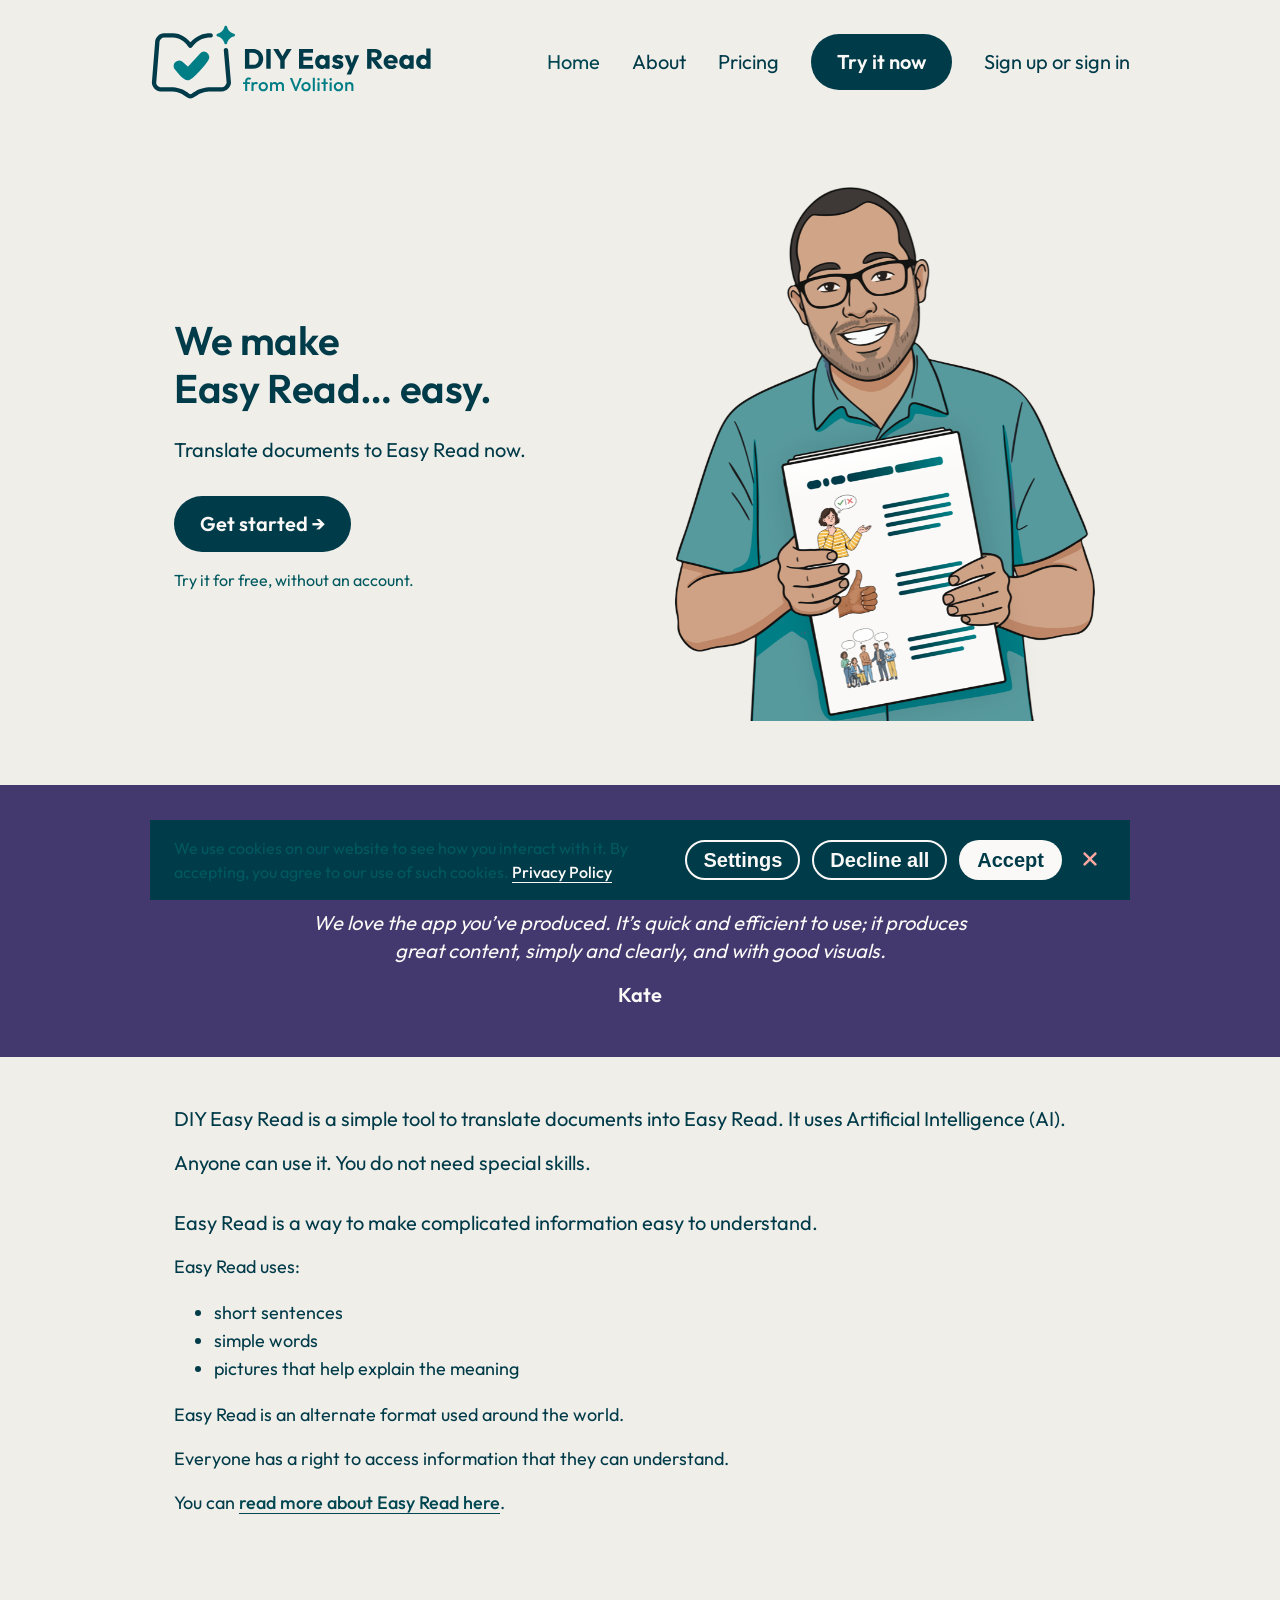
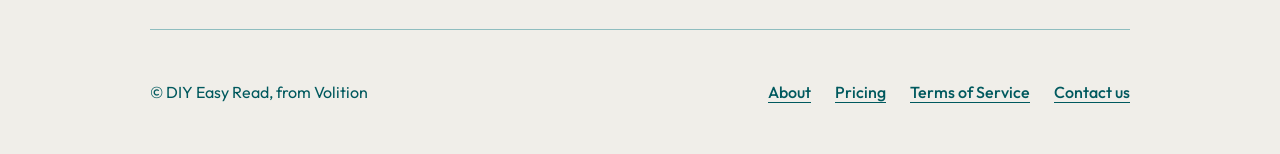
<file: index.html>
<!DOCTYPE html>
<html lang="en">
<head>
<meta charset="UTF-8">
<meta name="viewport" content="width=device-width, initial-scale=1.0">
<title>DIY Easy Read — Easy Read translation in minutes</title>
<link rel="stylesheet" href="assets/colors_and_type.css">
<link rel="stylesheet" href="assets/site.css">
</head>
<body>

<header class="wrap site-header">
  <a class="logo" href="index.html">
    <img src="assets/img/logo-diyer.svg" alt="DIY Easy Read logo: an open book outline with a tick inside, and a star in the top right corner">
  </a>
  <div class="nav-right">
    <nav class="main-nav" aria-label="Main">
      <a href="index.html" aria-current="page">Home</a>
      <a href="about.html">About</a>
      <a href="pricing.html">Pricing</a>
    </nav>
    <div class="nav-actions">
      <a class="btn btn-filled" href="get-started.html">Try it now</a>
      <a class="link" href="#sign-in">Sign up or sign in</a>
    </div>
  </div>
</header>

<main class="wrap">
  <section class="hero">
    <div>
      <h1>We make<br>Easy Read&hellip; easy.</h1>
      <p class="body-large lede">Translate documents to Easy Read now.</p>
      <div class="cta-row">
        <a class="btn btn-filled" href="get-started.html">Get started &rarr;</a>
        <p class="body-small">Try it for free, without an account.</p>
      </div>
    </div>
    <div class="hero-art">
      <img src="assets/img/hero-person-document.png" alt="A friendly person holding an Easy Read document with checkmarks, thumbs up, and speech bubble illustrations" style="width:100%; height:auto; display:block;">
    </div>
  </section>
</main>

<div class="quote-band">
  <blockquote class="quote">
    We love the app you&rsquo;ve produced. It&rsquo;s quick and efficient to use; it produces great content, simply and clearly, and with good visuals.
    <cite>Kate</cite>
  </blockquote>
</div>

<main class="wrap">
  <section class="section">
    <p class="body-large">DIY Easy Read is a simple tool to translate documents into Easy Read. It uses Artificial Intelligence (AI).</p>
    <p class="body-large" style="margin-top: var(--space-4);">Anyone can use it. You do not need special skills.</p>
    <p class="body-large" style="margin-top: var(--space-6);">Easy Read is a way to make complicated information easy to understand.</p>
    <p style="margin-top: var(--space-4);">Easy Read uses:</p>
    <ul>
      <li>short sentences</li>
      <li>simple words</li>
      <li>pictures that help explain the meaning</li>
    </ul>
    <p style="margin-top: var(--space-4);">Easy Read is an alternate format used around the world.</p>
    <p style="margin-top: var(--space-4);">Everyone has a right to access information that they can understand.</p>
    <p style="margin-top: var(--space-4);">You can <a href="about.html">read more about Easy Read here</a>.</p>
  </section>
</main>

<footer class="site-footer wrap">
  <span>&copy; DIY Easy Read, from Volition</span>
  <nav aria-label="Footer">
    <a href="about.html">About</a>
    <a href="pricing.html">Pricing</a>
    <a href="#terms">Terms of Service</a>
    <a href="#contact">Contact us</a>
  </nav>
</footer>

<div class="cookie-banner wrap" role="region" aria-label="Cookie notice" id="cookie-banner">
  <p class="body-small">We use cookies on our website to see how you interact with it. By accepting, you agree to our use of such cookies. <a href="#privacy">Privacy Policy</a></p>
  <div class="actions">
    <button class="btn btn-outlined" style="min-height:36px; padding: var(--space-1) var(--space-4);">Settings</button>
    <button class="btn btn-outlined" style="min-height:36px; padding: var(--space-1) var(--space-4);" onclick="document.getElementById('cookie-banner').remove()">Decline all</button>
    <button class="btn btn-filled" style="min-height:36px; padding: var(--space-1) var(--space-4);" onclick="document.getElementById('cookie-banner').remove()">Accept</button>
    <button class="close-btn" aria-label="Close" onclick="document.getElementById('cookie-banner').remove()">
      <img src="assets/icons/close.svg" alt="" width="20" height="20">
    </button>
  </div>
</div>

</body>
</html>
</file>
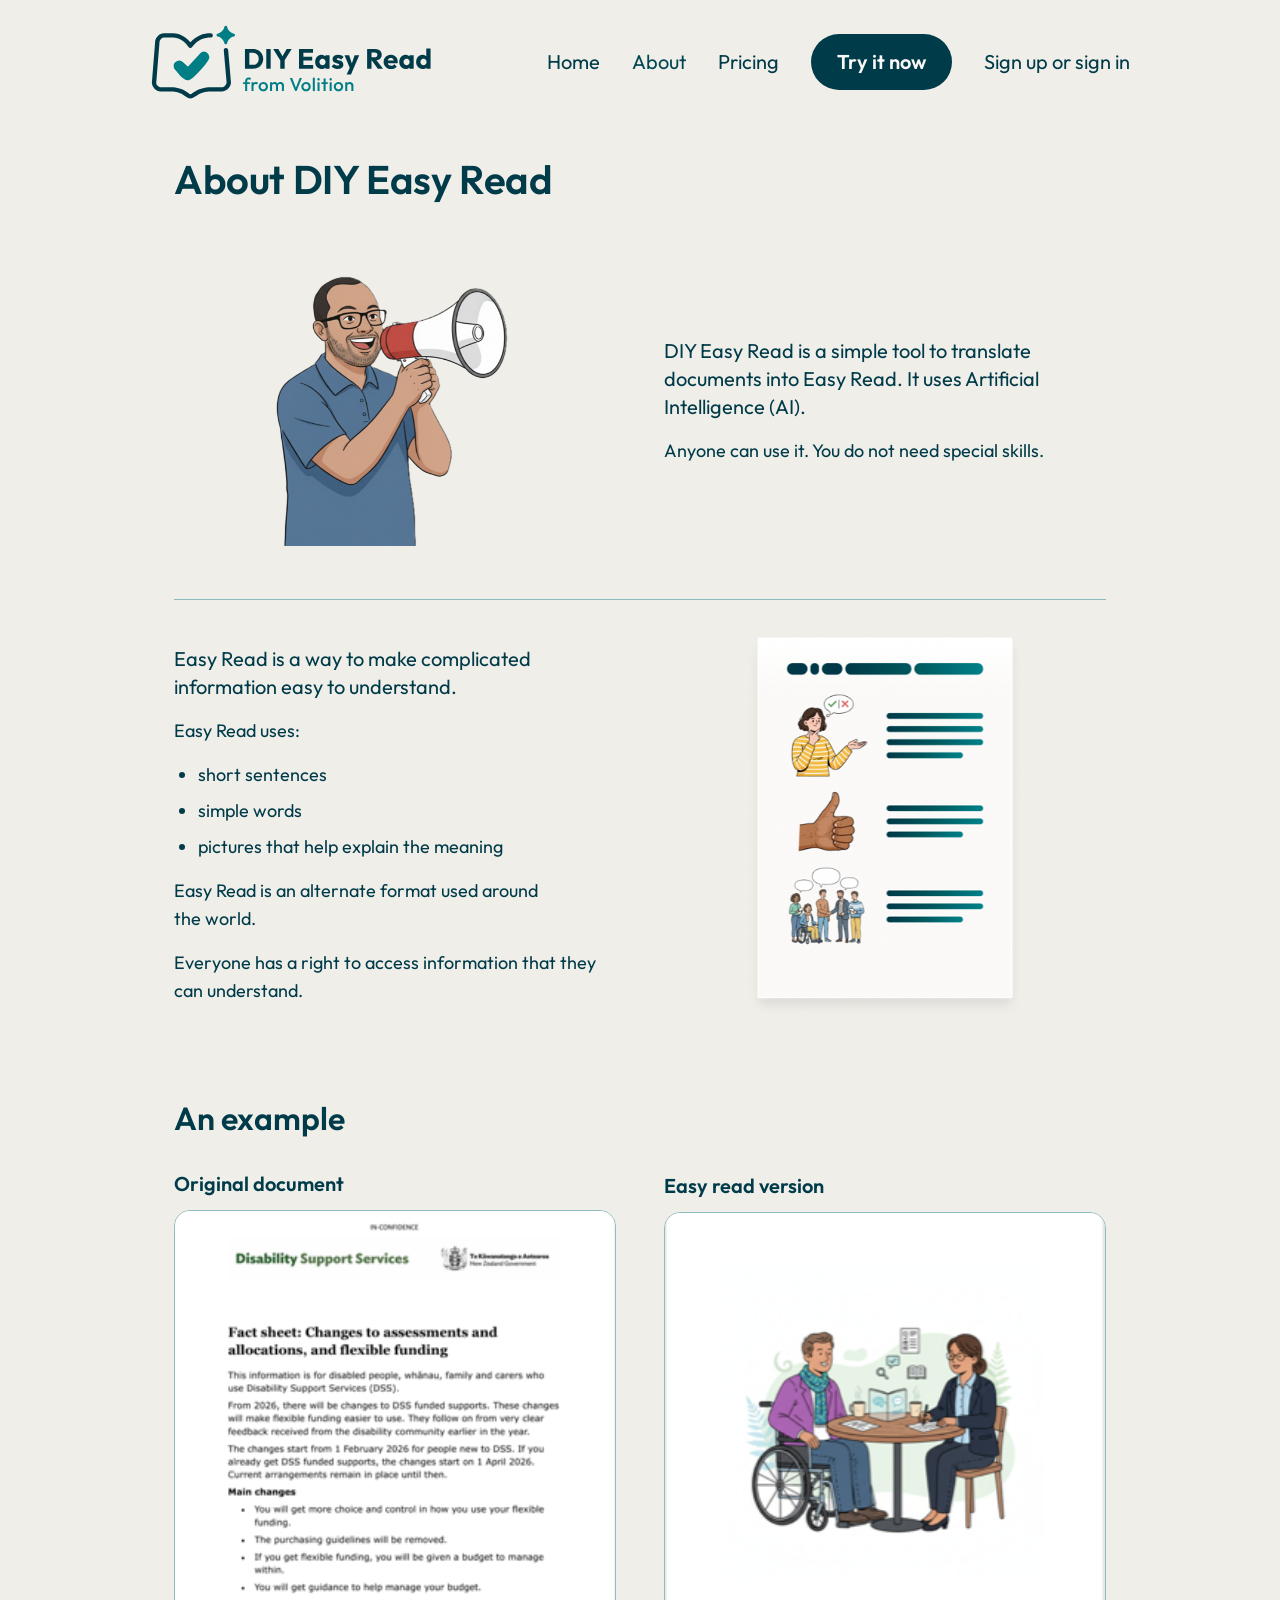
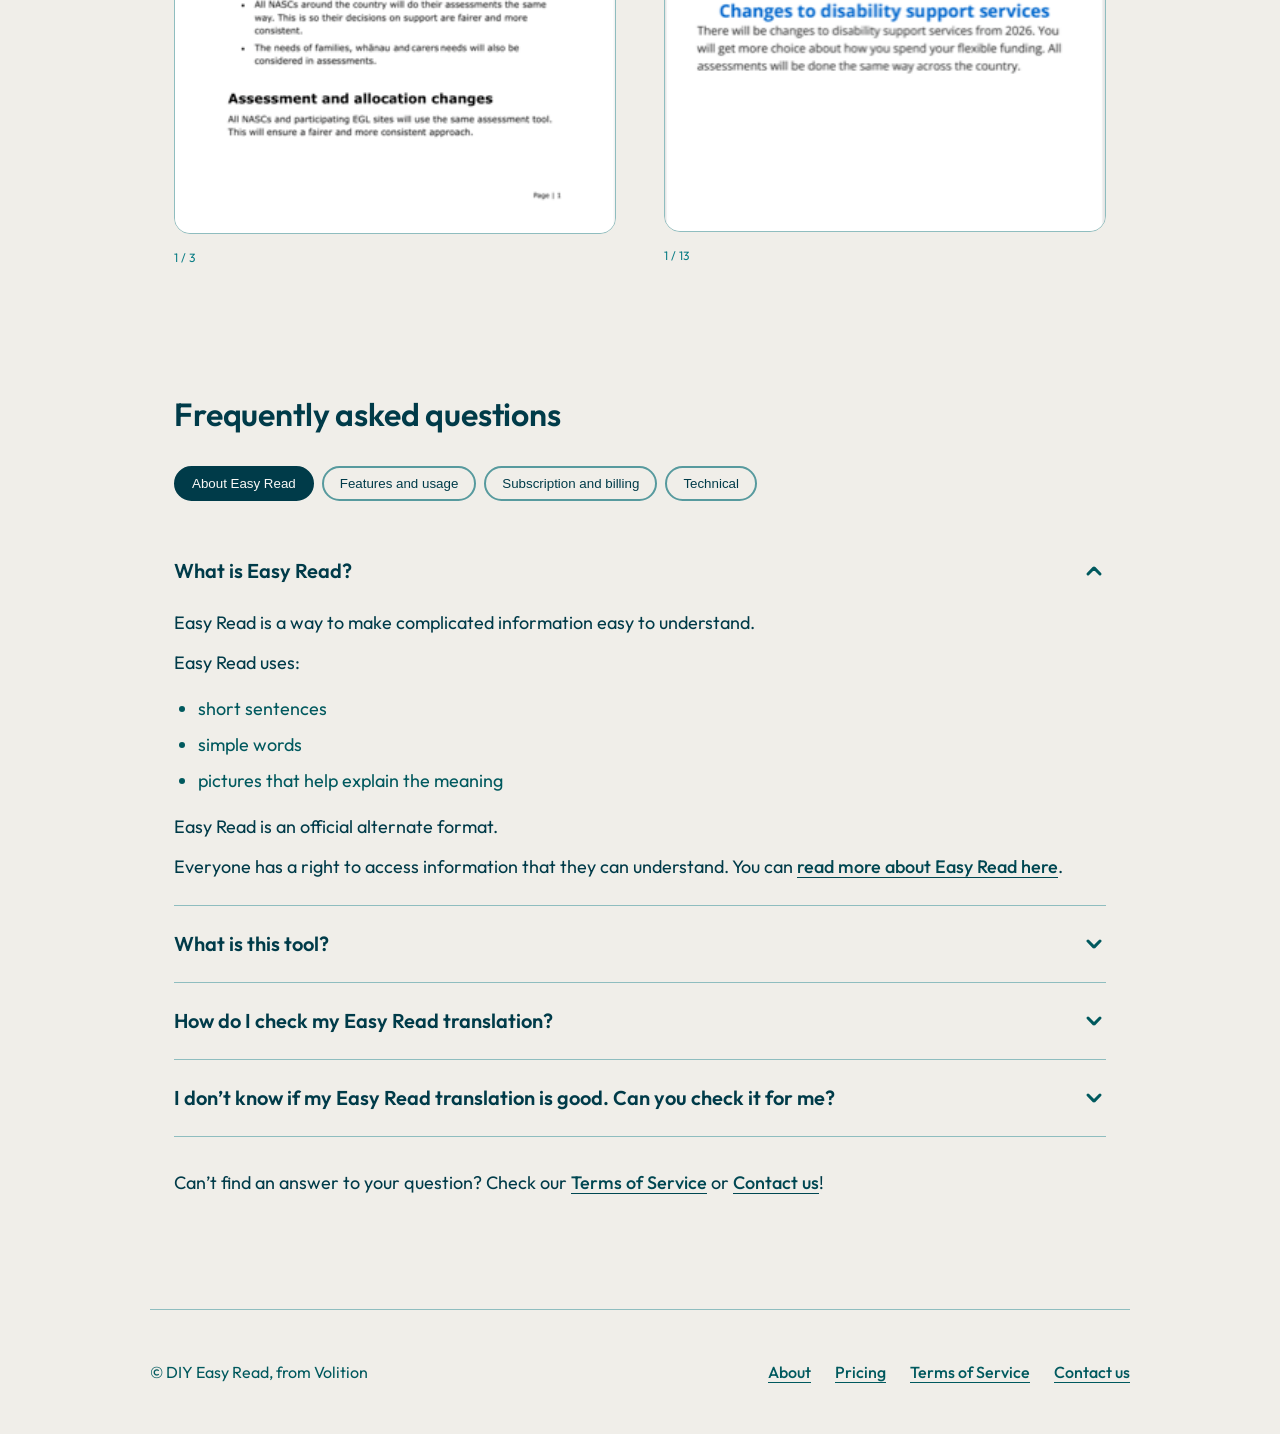
<file: about.html>
<!DOCTYPE html>
<html lang="en">
<head>
<meta charset="UTF-8">
<meta name="viewport" content="width=device-width, initial-scale=1.0">
<title>About DIY Easy Read</title>
<link rel="stylesheet" href="assets/colors_and_type.css">
<link rel="stylesheet" href="assets/site.css">
</head>
<body>

<header class="wrap site-header">
  <a class="logo" href="index.html">
    <img src="assets/img/logo-diyer.svg" alt="DIY Easy Read logo: an open book outline with a tick inside, and a star in the top right corner">
  </a>
  <div class="nav-right">
    <nav class="main-nav" aria-label="Main">
      <a href="index.html">Home</a>
      <a href="about.html" aria-current="page">About</a>
      <a href="pricing.html">Pricing</a>
    </nav>
    <div class="nav-actions">
      <a class="btn btn-filled" href="get-started.html">Try it now</a>
      <a class="link" href="#sign-in">Sign up or sign in</a>
    </div>
  </div>
</header>

<main class="wrap">
  <h1 style="padding-top: var(--space-6);">About DIY Easy Read</h1>

  <section class="feature-row">
    <div class="art" style="background:none; border:none; display:flex; align-items:center; justify-content:center;">
      <img src="assets/img/megaphone.png" alt="The same person as on the home page, cheerfully talking into a megaphone" style="max-width:280px; width:100%; height:auto;">
    </div>
    <div>
      <p class="body-large">DIY Easy Read is a simple tool to translate documents into Easy Read. It uses Artificial Intelligence (AI).</p>
      <p style="margin-top: var(--space-4);">Anyone can use it. You do not need special skills.</p>
    </div>
  </section>

  <section class="feature-row">
    <div>
      <p class="body-large">Easy Read is a way to make complicated information easy to understand.</p>
      <p style="margin-top: var(--space-4);">Easy Read uses:</p>
      <ul>
        <li>short sentences</li>
        <li>simple words</li>
        <li>pictures that help explain the meaning</li>
      </ul>
      <p style="margin-top: var(--space-4);">Easy Read is an alternate format used around the world.</p>
      <p style="margin-top: var(--space-4);">Everyone has a right to access information that they can understand.</p>
    </div>
    <div class="art" style="background:none; border:none; display:flex; align-items:center; justify-content:center;">
      <img src="assets/img/er-doc-example.png" alt="An example Easy Read page with three blocks of text, each with a supportive illustration on the left" style="max-width:280px; width:100%; height:auto;">
    </div>
  </section>

  <section class="section">
    <h2 class="section-title">An example</h2>
    <div class="feature-row" style="border-top:none; padding-top:0;">
      <div>
        <h4 style="margin-bottom: var(--space-3);">Original document</h4>
        <img src="assets/img/example-original-p1.png" alt="Page one of a document called Fact Sheet: Changes to assessments and allocations, and flexible funding" style="width:100%; height:auto; border-radius: var(--radius-lg); border:1px solid var(--border-subtle);">
        <p class="caption" style="margin-top: var(--space-2);">1 / 3</p>
      </div>
      <div>
        <h4 style="margin-bottom: var(--space-3);">Easy read version</h4>
        <img src="assets/img/example-easyread-p1.png" alt="Cover page of an Easy Read document called Changes to disability support services" style="width:100%; height:auto; border-radius: var(--radius-lg); border:1px solid var(--border-subtle);">
        <p class="caption" style="margin-top: var(--space-2);">1 / 13</p>
      </div>
    </div>
  </section>

  <section class="section">
    <h2 class="section-title">Frequently asked questions</h2>
    <div class="faq-tabs" role="tablist" aria-label="FAQ categories">
      <button class="faq-tab" role="tab" aria-selected="true">About Easy Read</button>
      <button class="faq-tab" role="tab" aria-selected="false">Features and usage</button>
      <button class="faq-tab" role="tab" aria-selected="false">Subscription and billing</button>
      <button class="faq-tab" role="tab" aria-selected="false">Technical</button>
    </div>

    <details class="faq-item" open>
      <summary class="faq-question">
        What is Easy Read?
        <img class="chev" src="assets/icons/chevron-down.svg" alt="" width="24" height="24">
      </summary>
      <div class="faq-answer">
        <p>Easy Read is a way to make complicated information easy to understand.</p>
        <p style="margin-top: var(--space-3);">Easy Read uses:</p>
        <ul>
          <li>short sentences</li>
          <li>simple words</li>
          <li>pictures that help explain the meaning</li>
        </ul>
        <p style="margin-top: var(--space-3);">Easy Read is an official alternate format.</p>
        <p style="margin-top: var(--space-3);">Everyone has a right to access information that they can understand. You can <a href="#">read more about Easy Read here</a>.</p>
      </div>
    </details>

    <details class="faq-item">
      <summary class="faq-question">
        What is this tool?
        <img class="chev" src="assets/icons/chevron-down.svg" alt="" width="24" height="24">
      </summary>
      <div class="faq-answer">
        <p>DIY Easy Read is a simple tool to translate documents into Easy Read. It uses Artificial Intelligence (AI).</p>
        <p style="margin-top: var(--space-3);">Anyone can use it. You do not need special skills.</p>
        <p style="margin-top: var(--space-3);">DIY Easy Read is:</p>
        <ul>
          <li>Quick</li>
          <li>Simple</li>
          <li>Affordable</li>
        </ul>
      </div>
    </details>

    <details class="faq-item">
      <summary class="faq-question">
        How do I check my Easy Read translation?
        <img class="chev" src="assets/icons/chevron-down.svg" alt="" width="24" height="24">
      </summary>
      <div class="faq-answer">
        <p>You should check your Easy Read document before you share it.</p>

        <p style="margin-top: var(--space-4);"><strong>1. Check the meaning</strong></p>
        <ul>
          <li>Does the Easy Read say the same thing as the original?</li>
          <li>Are any important details missing or changed?</li>
          <li>Is the main message clear from start to finish?</li>
        </ul>
        <p class="body-small" style="margin-top: var(--space-2);">Tip: Read both versions side by side.</p>

        <p style="margin-top: var(--space-4);"><strong>2. Check the words</strong></p>
        <ul>
          <li>Are sentences short?</li>
          <li>Are there any hard words that should be removed?</li>
          <li>If a hard word needs to be included, does it have an explanation?</li>
        </ul>

        <p style="margin-top: var(--space-4);"><strong>3. Check the layout</strong></p>
        <ul>
          <li>Does each sentence have only one idea?</li>
          <li>Is there plenty of empty space on the page?</li>
          <li>Are headings clear?</li>
        </ul>

        <p style="margin-top: var(--space-4);"><strong>4. Check the pictures</strong></p>
        <ul>
          <li>Do the pictures help explain the words?</li>
          <li>Are they respectful?</li>
        </ul>
        <p class="body-small" style="margin-top: var(--space-2);">Tip: If the image is not quite right you can choose a different one or upload your own.</p>

        <p style="margin-top: var(--space-4);"><strong>5. Check tone and respect</strong></p>
        <ul>
          <li>Does the document talk to the reader and not about them?</li>
          <li>Is it respectful?</li>
          <li>Does it support decision-making and independence?</li>
        </ul>

        <p style="margin-top: var(--space-4);"><strong>6. Ask someone else to review it</strong></p>
        <ul>
          <li>Ask a person who uses Easy Read to check your translation</li>
          <li>Ask an Easy Read expert to check your translation</li>
          <li>They can tell you if it makes sense and feels right</li>
        </ul>

        <p style="margin-top: var(--space-4);">When your document passes these checks you are ready to share it!</p>
      </div>
    </details>

    <details class="faq-item">
      <summary class="faq-question">
        I don&rsquo;t know if my Easy Read translation is good. Can you check it for me?
        <img class="chev" src="assets/icons/chevron-down.svg" alt="" width="24" height="24">
      </summary>
      <div class="faq-answer">
        <p>We do not review any Easy Read translations. You can check it yourself using this guide.</p>
        <p style="margin-top: var(--space-3);">If you want an Easy Read expert to check it you can contact the Make it Easy Service or Article 9. They may charge money to check your translation.</p>
      </div>
    </details>

    <p style="margin-top: var(--space-6);">Can&rsquo;t find an answer to your question? Check our <a href="#terms">Terms of Service</a> or <a href="#contact">Contact us</a>!</p>
  </section>
</main>

<footer class="site-footer wrap">
  <span>&copy; DIY Easy Read, from Volition</span>
  <nav aria-label="Footer">
    <a href="about.html">About</a>
    <a href="pricing.html">Pricing</a>
    <a href="#terms">Terms of Service</a>
    <a href="#contact">Contact us</a>
  </nav>
</footer>

</body>
</html>
</file>
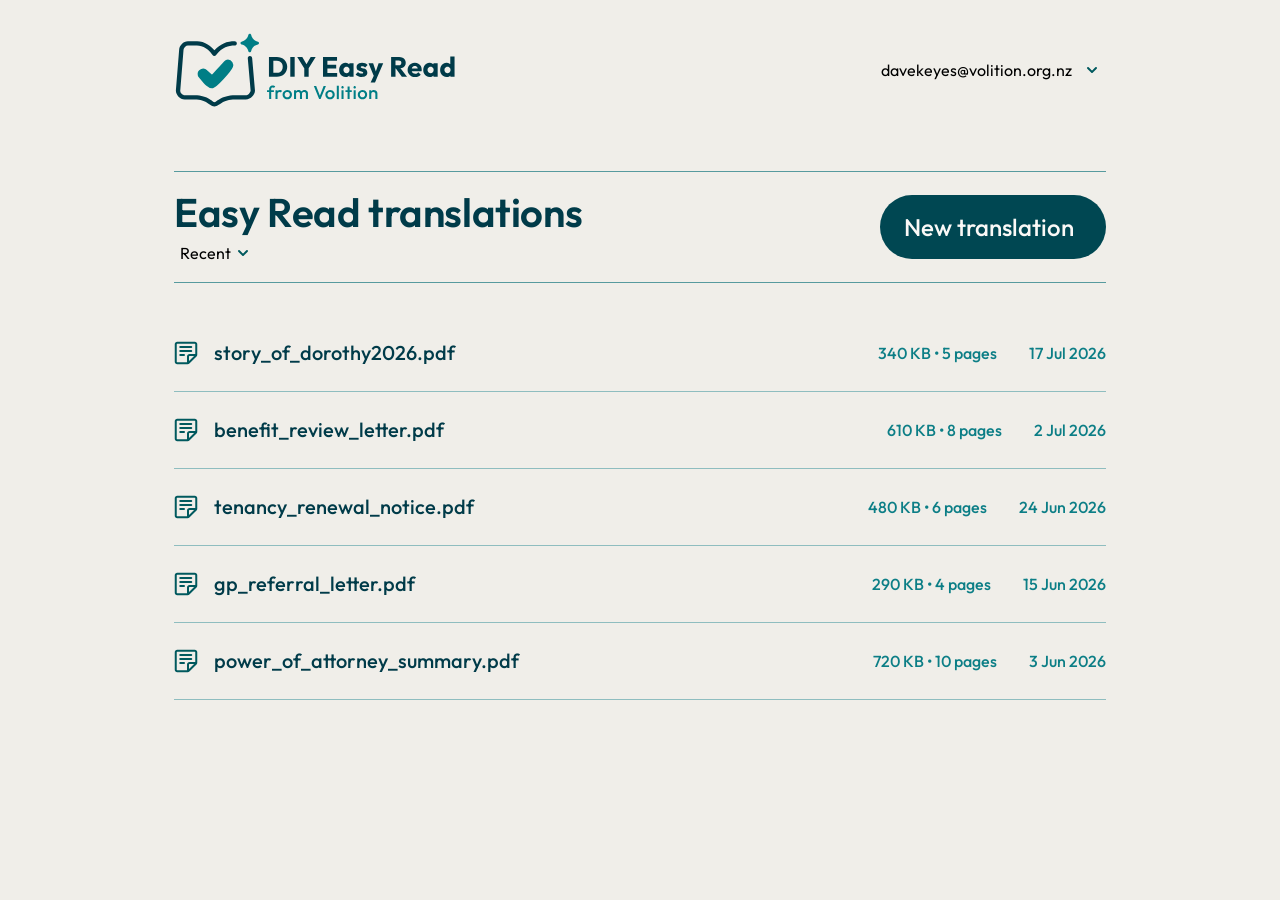
<file: dashboard.html>
<!DOCTYPE html>
<html lang="en">
<head>
<meta charset="UTF-8">
<meta name="viewport" content="width=device-width, initial-scale=1.0">
<title>Easy Read translations — DIY Easy Read</title>
<link rel="stylesheet" href="assets/colors_and_type.css">
<link rel="stylesheet" href="assets/site.css">
</head>
<body>

<div class="dashboard-page" id="dashboard-page">
  <div class="wrap">
  <div class="dashboard-header">
    <a class="logo" href="dashboard.html">
      <img src="assets/img/logo-diyer.svg" alt="DIY Easy Read, from Volition">
    </a>
    <div style="position:relative;">
      <button class="dashboard-account" id="account-toggle">
        <span>davekeyes@volition.org.nz</span>
        <img src="assets/icons/chevron-down.svg" alt="" width="16" height="16">
      </button>
      <div class="menu-dropdown" id="account-menu" hidden>
        <div class="menu-item">
          <img src="assets/icons/image.svg" alt="" width="16" height="16">
          <span>Branding</span>
        </div>
        <div class="menu-item">
          <img src="assets/icons/supervised-user.svg" alt="" width="16" height="16">
          <span>Members</span>
        </div>
        <button class="menu-item is-action" id="dark-toggle">
          <span class="dot"></span>
          <span>Dark mode</span>
        </button>
        <a class="menu-item is-action" href="get-started.html">
          <img src="assets/icons/logout.svg" alt="" width="16" height="16">
          <span>Sign out</span>
        </a>
      </div>
    </div>
  </div>

  <div class="dashboard-section-head">
    <div>
      <h1>Easy Read translations</h1>
      <button class="dashboard-sort">
        <span>Recent</span>
        <img src="assets/icons/chevron-down.svg" alt="" width="16" height="16">
      </button>
    </div>
    <a class="btn-new-translation" href="get-started.html">New translation</a>
  </div>

  <div class="translation-list">
    <a class="translation-row" href="document.html">
      <div class="translation-row-left">
        <img src="assets/icons/article.svg" alt="" width="24" height="24">
        <span>story_of_dorothy2026.pdf</span>
      </div>
      <div class="translation-row-right">
        <span>340 KB &#8226; 5 pages</span>
        <span>17 Jul 2026</span>
      </div>
    </a>
    <a class="translation-row" href="document.html">
      <div class="translation-row-left">
        <img src="assets/icons/article.svg" alt="" width="24" height="24">
        <span>benefit_review_letter.pdf</span>
      </div>
      <div class="translation-row-right">
        <span>610 KB &#8226; 8 pages</span>
        <span>2 Jul 2026</span>
      </div>
    </a>
    <a class="translation-row" href="document.html">
      <div class="translation-row-left">
        <img src="assets/icons/article.svg" alt="" width="24" height="24">
        <span>tenancy_renewal_notice.pdf</span>
      </div>
      <div class="translation-row-right">
        <span>480 KB &#8226; 6 pages</span>
        <span>24 Jun 2026</span>
      </div>
    </a>
    <a class="translation-row" href="document.html">
      <div class="translation-row-left">
        <img src="assets/icons/article.svg" alt="" width="24" height="24">
        <span>gp_referral_letter.pdf</span>
      </div>
      <div class="translation-row-right">
        <span>290 KB &#8226; 4 pages</span>
        <span>15 Jun 2026</span>
      </div>
    </a>
    <a class="translation-row" href="document.html">
      <div class="translation-row-left">
        <img src="assets/icons/article.svg" alt="" width="24" height="24">
        <span>power_of_attorney_summary.pdf</span>
      </div>
      <div class="translation-row-right">
        <span>720 KB &#8226; 10 pages</span>
        <span>3 Jun 2026</span>
      </div>
    </a>
  </div>
  </div>
</div>

<script>
  const accountToggle = document.getElementById('account-toggle');
  const accountMenu = document.getElementById('account-menu');
  accountToggle.addEventListener('click', () => { accountMenu.hidden = !accountMenu.hidden; });
  document.addEventListener('click', (e) => {
    if (!accountToggle.contains(e.target) && !accountMenu.contains(e.target)) accountMenu.hidden = true;
  });

  const darkToggle = document.getElementById('dark-toggle');
  const page = document.getElementById('dashboard-page');
  darkToggle.addEventListener('click', () => page.classList.toggle('dark'));
</script>

</body>
</html>
</file>
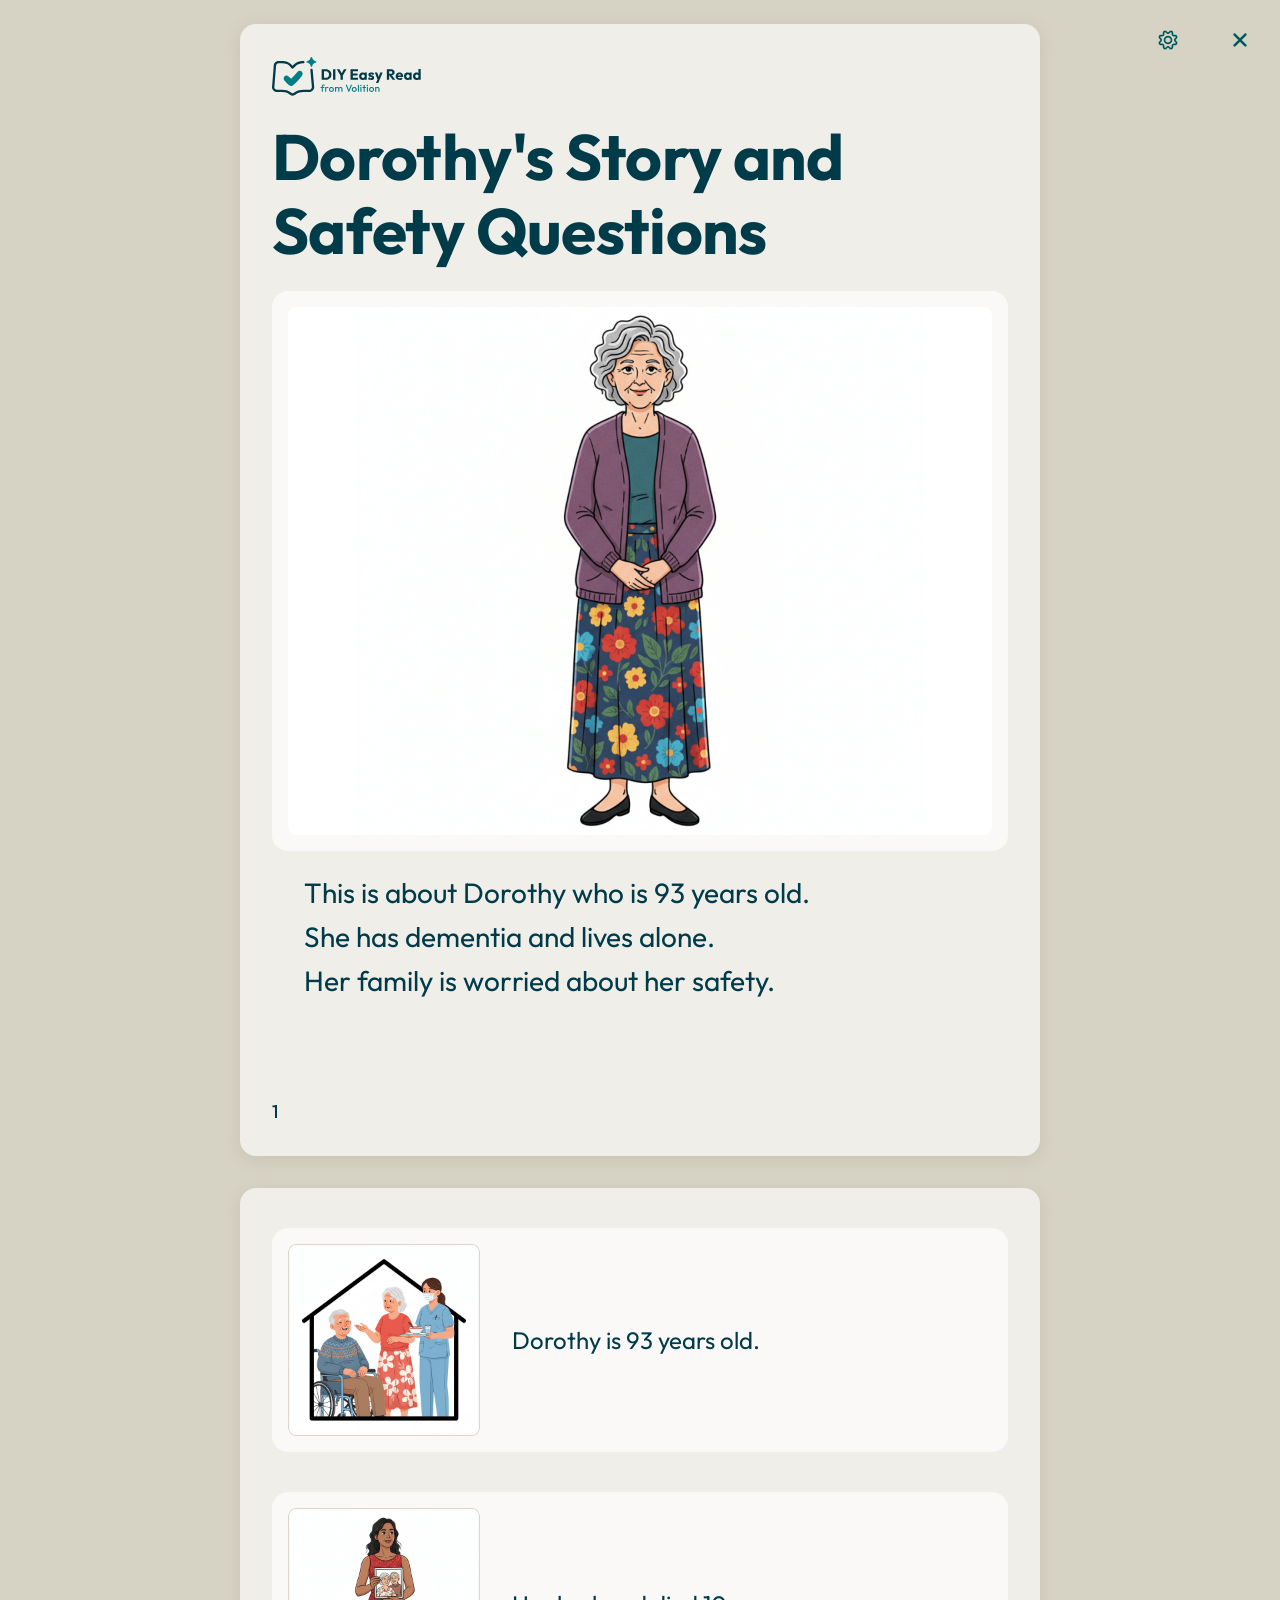
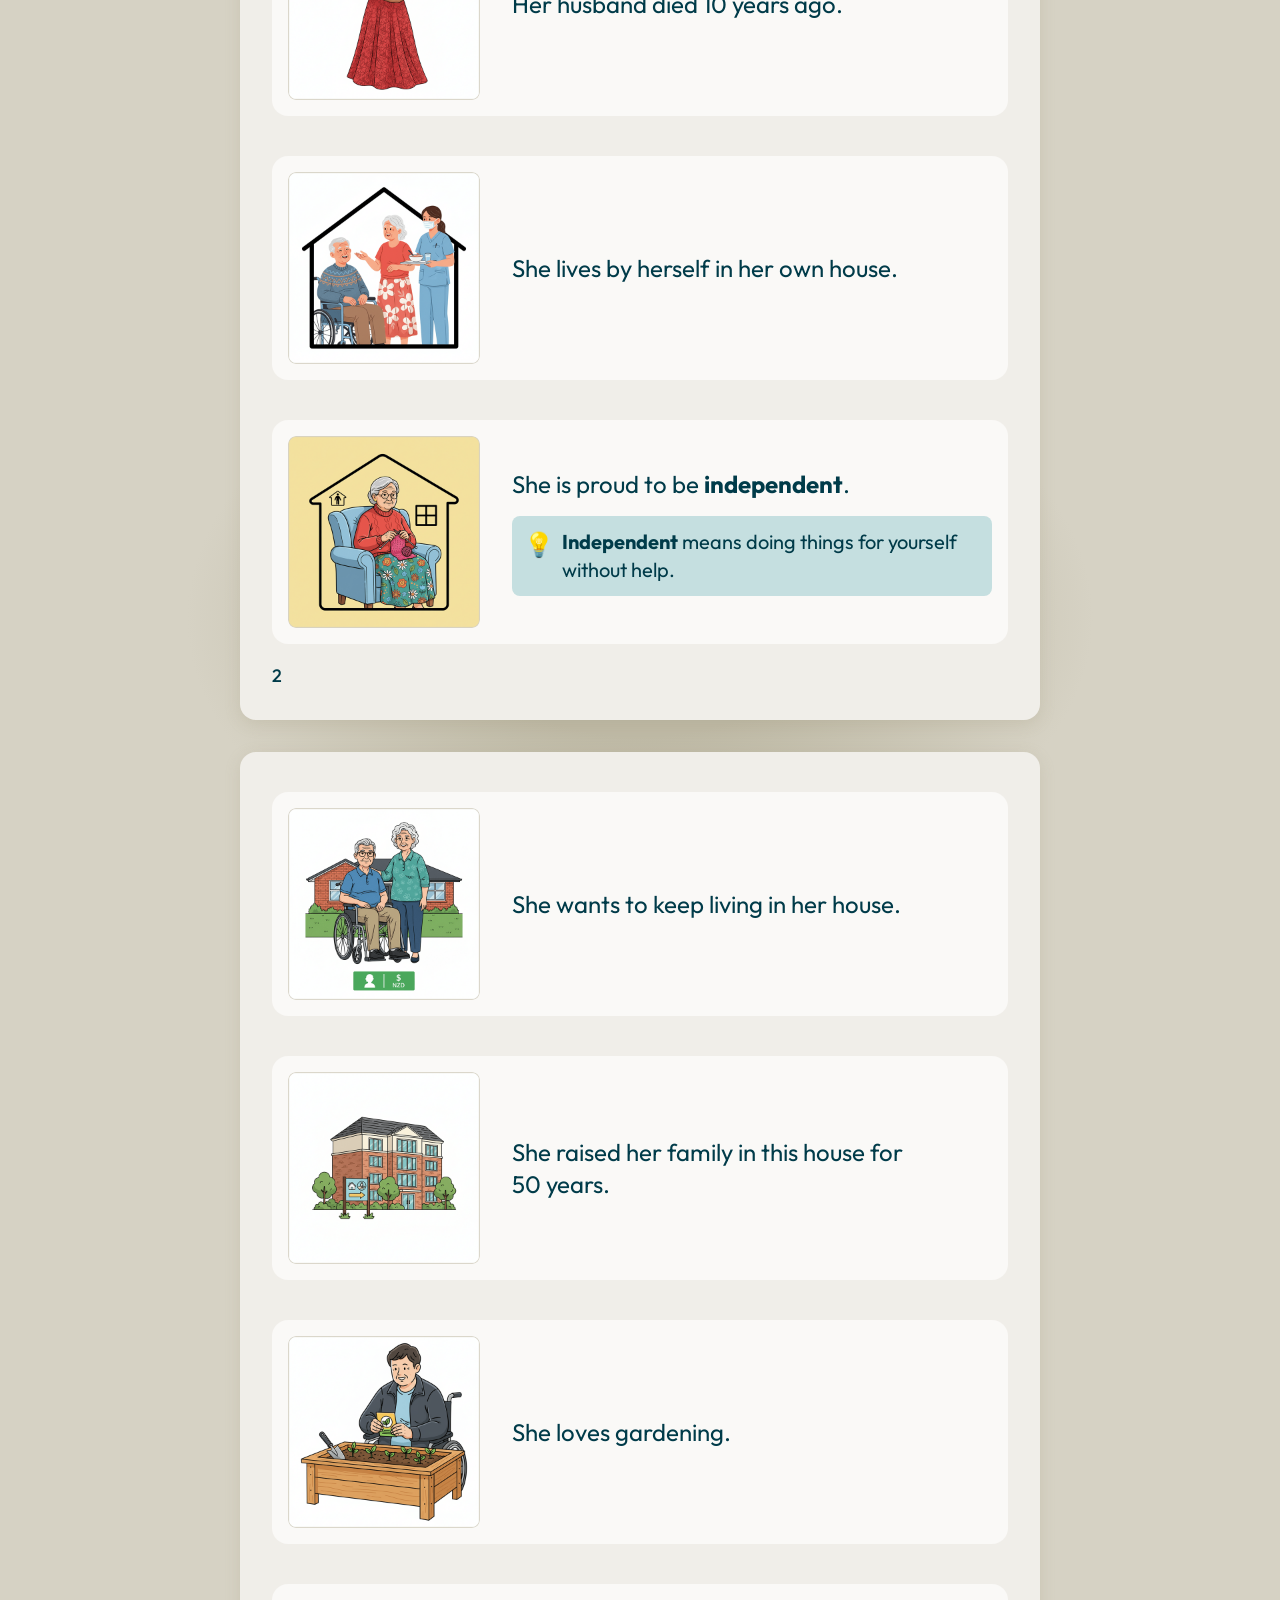
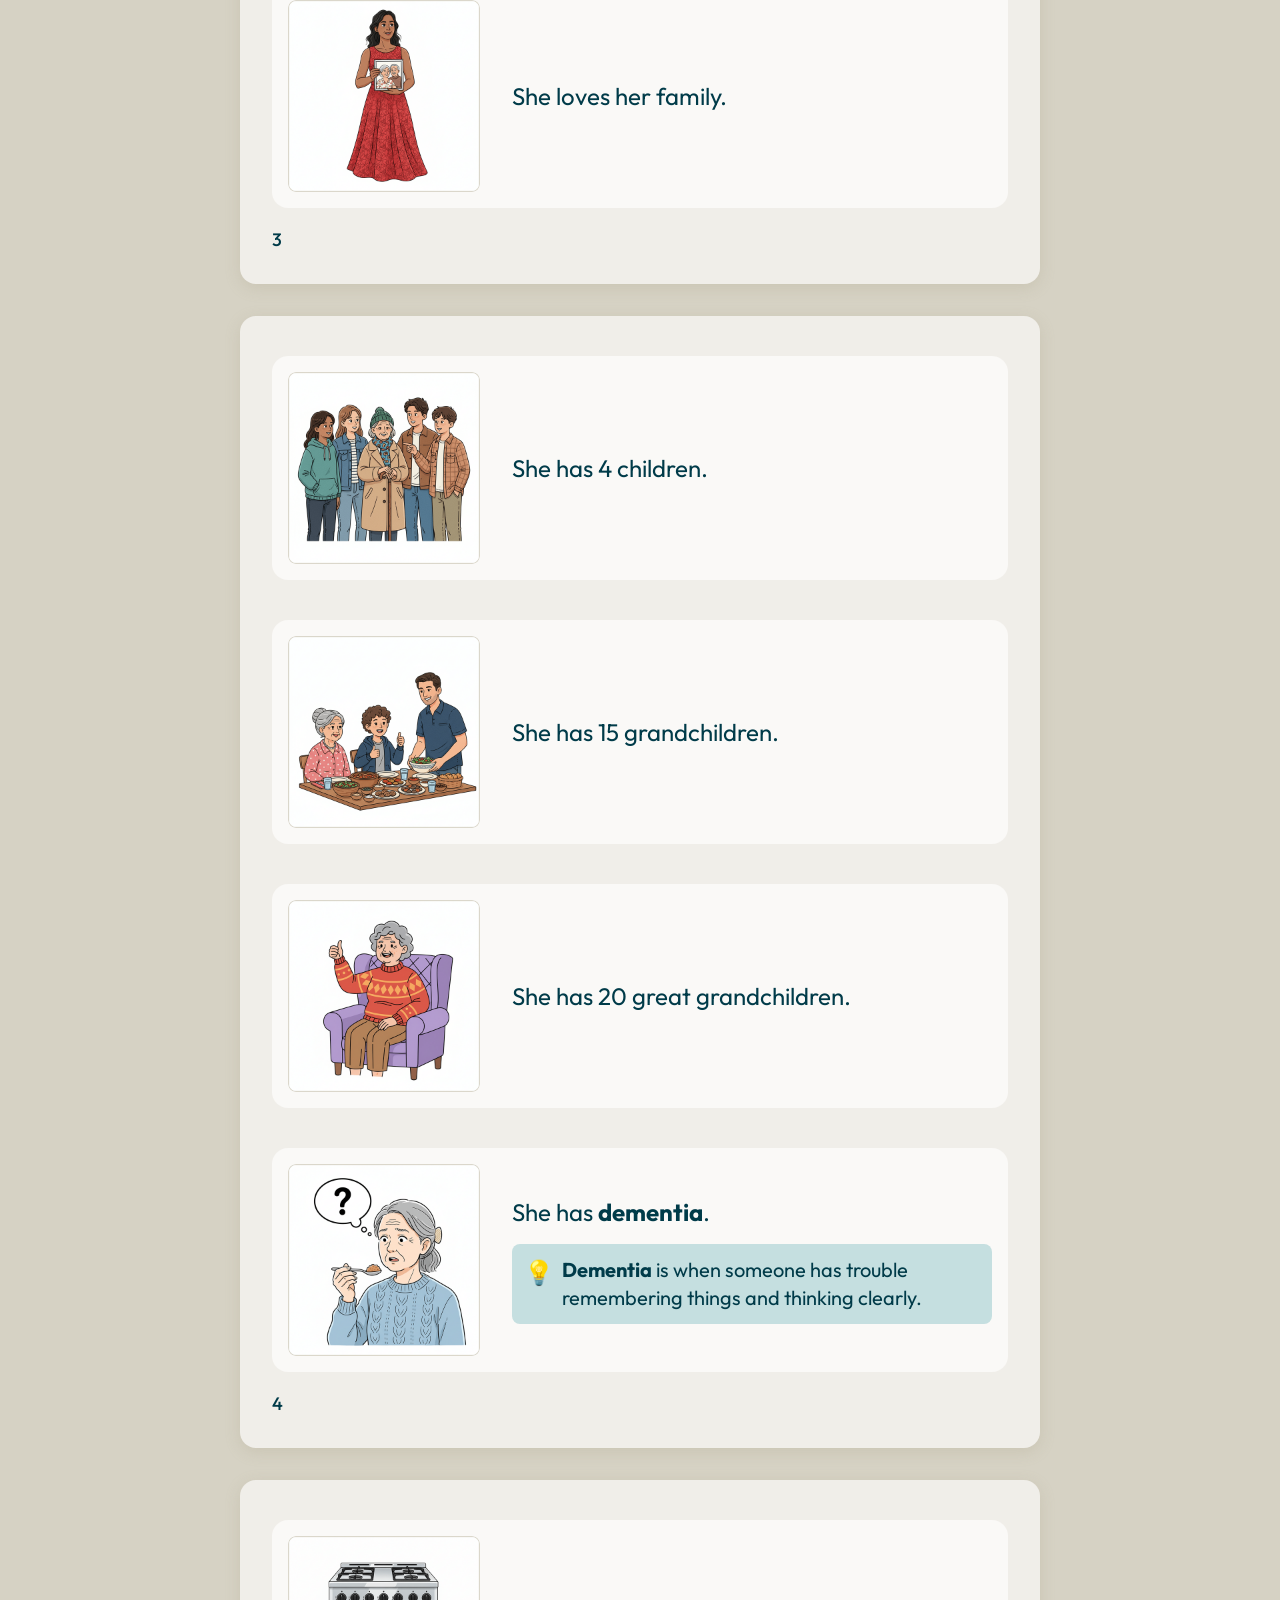
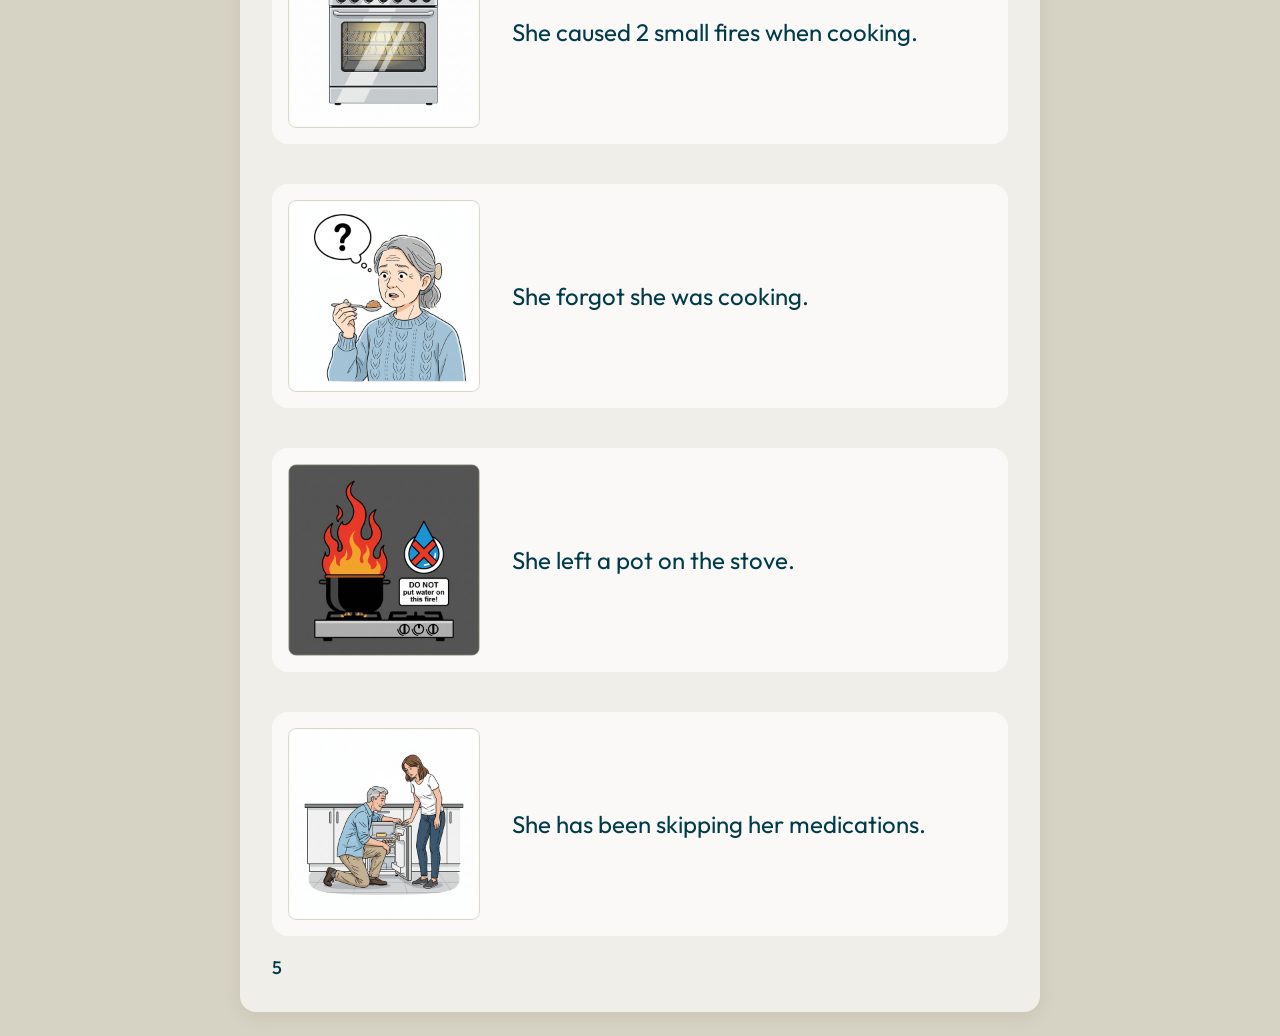
<file: document.html>
<!DOCTYPE html>
<html lang="en">
<head>
<meta charset="UTF-8">
<meta name="viewport" content="width=device-width, initial-scale=1.0">
<title>story_of_dorothy2026.pdf — DIY Easy Read</title>
<link rel="stylesheet" href="assets/colors_and_type.css">
<link rel="stylesheet" href="assets/site.css">
</head>
<body>

<div class="doc-backdrop" id="doc-backdrop" data-doc-id="dorothy-story">
  <button class="icon-fab close" aria-label="Close" onclick="window.location.href='dashboard.html'">
    <img src="assets/icons/close.svg" alt="" width="20" height="20">
  </button>
  <div class="menu-anchor">
    <button class="icon-fab" id="doc-menu-toggle" aria-label="More options" aria-haspopup="true" aria-expanded="false">
      <img src="assets/icons/settings.svg" alt="" width="20" height="20">
    </button>
    <div class="menu-dropdown doc-menu" id="doc-menu" hidden>
      <div class="menu-item">
        <img src="assets/icons/image.svg" alt="" width="16" height="16">
        <span>Hide logo</span>
      </div>
      <div class="menu-item">
        <img src="assets/icons/settings.svg" alt="" width="16" height="16">
        <span>Styles</span>
      </div>
      <div class="menu-item">
        <svg width="16" height="16" viewBox="0 0 24 24" fill="none"><path d="M12 3v13M7 11l5 5 5-5M5 21h14" stroke="#003B49" stroke-width="2" stroke-linecap="round" stroke-linejoin="round"></path></svg>
        <span>Download</span>
      </div>
      <div class="menu-item">
        <svg width="16" height="16" viewBox="0 0 24 24" fill="none"><path d="M6 9V3h12v6M6 18H4a1 1 0 01-1-1v-6a1 1 0 011-1h16a1 1 0 011 1v6a1 1 0 01-1 1h-2M6 14h12v7H6v-7z" stroke="#003B49" stroke-width="2" stroke-linecap="round" stroke-linejoin="round"></path></svg>
        <span>Print</span>
      </div>
      <button class="menu-item is-action" id="dark-toggle">
        <span class="dot"></span>
        <span>Dark mode</span>
      </button>
    </div>
  </div>

  <div class="doc-pages">

    <!-- Page 1: cover -->
    <div class="doc-page">
      <div class="doc-cover">
        <img class="doc-logo" src="assets/img/logo-diyer.svg" alt="DIY Easy Read, from Volition">

        <div class="content-row cover-row--title" data-block-id="cover-title">
          <h1 class="content-row-heading-text doc-cover-title">Dorothy's Story and Safety Questions</h1>
          <button type="button" class="edit-btn" data-edit-block><span>Edit</span><img src="assets/icons/edit.svg" alt=""></button>
        </div>

        <div class="content-row cover-row--image" data-block-id="cover-image">
          <div class="doc-cover-art content-row-photo-wrap">
            <img class="content-row-photo" src="assets/img/dorothy/dorothy-cover-portrait.png" alt="Portrait illustration: Dorothy, an elderly woman">
            <button type="button" class="image-edit-trigger" data-image-trigger aria-label="Change image" aria-haspopup="true">
              <svg width="20" height="20" viewBox="0 0 24 24" fill="none"><path d="M21.19 2.81002C20.8494 2.47086 20.4451 2.20254 20.0002 2.02057C19.5553 1.8386 19.0788 1.74658 18.5982 1.74984C18.1176 1.75309 17.6424 1.85155 17.2 2.03953C16.7577 2.22751 16.3569 2.50128 16.021 2.84502L3.521 15.345L1.75 22.25L8.655 20.479L21.155 7.97902C21.4987 7.64309 21.7725 7.24237 21.9605 6.80001C22.1485 6.35766 22.2469 5.88244 22.2502 5.40182C22.2534 4.92119 22.1614 4.44469 21.9795 3.99983C21.7975 3.55497 21.5292 3.15058 21.19 2.81002Z" stroke="currentColor" stroke-width="2" stroke-linecap="round" stroke-linejoin="round"></path><path d="M14.606 4.26001L19.74 9.39401" stroke="currentColor" stroke-width="2" stroke-linecap="round" stroke-linejoin="round"></path></svg>
            </button>
          </div>
          <button type="button" class="edit-btn" data-edit-block><span>Edit</span><img src="assets/icons/edit.svg" alt=""></button>
        </div>

        <div class="content-row cover-row--intro" data-block-id="cover-intro">
          <div class="doc-cover-intro content-row-text-group">
            <p>This is about Dorothy who is 93 years old.</p>
            <p>She has dementia and lives alone.</p>
            <p>Her family is worried about her safety.</p>
          </div>
          <button type="button" class="edit-btn" data-edit-block><span>Edit</span><img src="assets/icons/edit.svg" alt=""></button>
        </div>
      </div>
      <span class="doc-page-num">1</span>
    </div>

    <!-- Page 2 -->
    <div class="doc-page">
      <div class="doc-content">
        <div class="between-section"><button type="button" class="add-btn"><img src="assets/icons/add.svg" alt="Add block at top" width="16" height="16"></button></div>

        <div class="content-row" data-block-id="p2-r1">
          <div class="content-row-photo-wrap">
            <img class="content-row-photo" src="assets/img/dorothy/dorothy-93-with-carer.png" alt="Photo: Dorothy, 93, with her family carer">
            <button type="button" class="image-edit-trigger" data-image-trigger aria-label="Change image" aria-haspopup="true">
              <svg width="20" height="20" viewBox="0 0 24 24" fill="none"><path d="M21.19 2.81002C20.8494 2.47086 20.4451 2.20254 20.0002 2.02057C19.5553 1.8386 19.0788 1.74658 18.5982 1.74984C18.1176 1.75309 17.6424 1.85155 17.2 2.03953C16.7577 2.22751 16.3569 2.50128 16.021 2.84502L3.521 15.345L1.75 22.25L8.655 20.479L21.155 7.97902C21.4987 7.64309 21.7725 7.24237 21.9605 6.80001C22.1485 6.35766 22.2469 5.88244 22.2502 5.40182C22.2534 4.92119 22.1614 4.44469 21.9795 3.99983C21.7975 3.55497 21.5292 3.15058 21.19 2.81002Z" stroke="currentColor" stroke-width="2" stroke-linecap="round" stroke-linejoin="round"></path><path d="M14.606 4.26001L19.74 9.39401" stroke="currentColor" stroke-width="2" stroke-linecap="round" stroke-linejoin="round"></path></svg>
            </button>
          </div>
          <p class="content-row-text">Dorothy is 93 years old.</p>
          <button type="button" class="edit-btn" data-edit-block><span>Edit</span><img src="assets/icons/edit.svg" alt=""></button>
        </div>
        <div class="between-section"><button type="button" class="add-btn"><img src="assets/icons/add.svg" alt="Add block between sections" width="16" height="16"></button></div>

        <div class="content-row" data-block-id="p2-r2">
          <div class="content-row-photo-wrap">
            <img class="content-row-photo" src="assets/img/dorothy/woman-holding-late-husband-photo.png" alt="Photo: a woman holding a photo of her late husband">
            <button type="button" class="image-edit-trigger" data-image-trigger aria-label="Change image" aria-haspopup="true">
              <svg width="20" height="20" viewBox="0 0 24 24" fill="none"><path d="M21.19 2.81002C20.8494 2.47086 20.4451 2.20254 20.0002 2.02057C19.5553 1.8386 19.0788 1.74658 18.5982 1.74984C18.1176 1.75309 17.6424 1.85155 17.2 2.03953C16.7577 2.22751 16.3569 2.50128 16.021 2.84502L3.521 15.345L1.75 22.25L8.655 20.479L21.155 7.97902C21.4987 7.64309 21.7725 7.24237 21.9605 6.80001C22.1485 6.35766 22.2469 5.88244 22.2502 5.40182C22.2534 4.92119 22.1614 4.44469 21.9795 3.99983C21.7975 3.55497 21.5292 3.15058 21.19 2.81002Z" stroke="currentColor" stroke-width="2" stroke-linecap="round" stroke-linejoin="round"></path><path d="M14.606 4.26001L19.74 9.39401" stroke="currentColor" stroke-width="2" stroke-linecap="round" stroke-linejoin="round"></path></svg>
            </button>
          </div>
          <p class="content-row-text">Her husband died 10 years ago.</p>
          <button type="button" class="edit-btn" data-edit-block><span>Edit</span><img src="assets/icons/edit.svg" alt=""></button>
        </div>
        <div class="between-section"><button type="button" class="add-btn"><img src="assets/icons/add.svg" alt="Add block between sections" width="16" height="16"></button></div>

        <div class="content-row" data-block-id="p2-r3">
          <div class="content-row-photo-wrap">
            <img class="content-row-photo" src="assets/img/dorothy/dorothy-and-family-outside-house.png" alt="Photo: Dorothy and her family outside her house">
            <button type="button" class="image-edit-trigger" data-image-trigger aria-label="Change image" aria-haspopup="true">
              <svg width="20" height="20" viewBox="0 0 24 24" fill="none"><path d="M21.19 2.81002C20.8494 2.47086 20.4451 2.20254 20.0002 2.02057C19.5553 1.8386 19.0788 1.74658 18.5982 1.74984C18.1176 1.75309 17.6424 1.85155 17.2 2.03953C16.7577 2.22751 16.3569 2.50128 16.021 2.84502L3.521 15.345L1.75 22.25L8.655 20.479L21.155 7.97902C21.4987 7.64309 21.7725 7.24237 21.9605 6.80001C22.1485 6.35766 22.2469 5.88244 22.2502 5.40182C22.2534 4.92119 22.1614 4.44469 21.9795 3.99983C21.7975 3.55497 21.5292 3.15058 21.19 2.81002Z" stroke="currentColor" stroke-width="2" stroke-linecap="round" stroke-linejoin="round"></path><path d="M14.606 4.26001L19.74 9.39401" stroke="currentColor" stroke-width="2" stroke-linecap="round" stroke-linejoin="round"></path></svg>
            </button>
          </div>
          <p class="content-row-text">She lives by herself in her own house.</p>
          <button type="button" class="edit-btn" data-edit-block><span>Edit</span><img src="assets/icons/edit.svg" alt=""></button>
        </div>
        <div class="between-section"><button type="button" class="add-btn"><img src="assets/icons/add.svg" alt="Add block between sections" width="16" height="16"></button></div>

        <div class="content-row" data-block-id="p2-r4">
          <div class="content-row-photo-wrap">
            <img class="content-row-photo" src="assets/img/dorothy/dorothy-sitting-in-armchair.png" alt="Photo: Dorothy sitting in her armchair at home">
            <button type="button" class="image-edit-trigger" data-image-trigger aria-label="Change image" aria-haspopup="true">
              <svg width="20" height="20" viewBox="0 0 24 24" fill="none"><path d="M21.19 2.81002C20.8494 2.47086 20.4451 2.20254 20.0002 2.02057C19.5553 1.8386 19.0788 1.74658 18.5982 1.74984C18.1176 1.75309 17.6424 1.85155 17.2 2.03953C16.7577 2.22751 16.3569 2.50128 16.021 2.84502L3.521 15.345L1.75 22.25L8.655 20.479L21.155 7.97902C21.4987 7.64309 21.7725 7.24237 21.9605 6.80001C22.1485 6.35766 22.2469 5.88244 22.2502 5.40182C22.2534 4.92119 22.1614 4.44469 21.9795 3.99983C21.7975 3.55497 21.5292 3.15058 21.19 2.81002Z" stroke="currentColor" stroke-width="2" stroke-linecap="round" stroke-linejoin="round"></path><path d="M14.606 4.26001L19.74 9.39401" stroke="currentColor" stroke-width="2" stroke-linecap="round" stroke-linejoin="round"></path></svg>
            </button>
          </div>
          <div class="content-row-text-group">
            <p>She is proud to be <strong>independent</strong>.</p>
            <div class="content-definition" data-term="independent">
              <span class="content-definition-emoji">&#128161;</span>
              <span><strong>Independent</strong> means doing things for yourself without help.</span>
            </div>
          </div>
          <button type="button" class="edit-btn" data-edit-block><span>Edit</span><img src="assets/icons/edit.svg" alt=""></button>
        </div>
        <div class="between-section"><button type="button" class="add-btn"><img src="assets/icons/add.svg" alt="Add block at bottom" width="16" height="16"></button></div>
      </div>
      <span class="doc-page-num">2</span>
    </div>

    <!-- Page 3 -->
    <div class="doc-page">
      <div class="doc-content">
        <div class="between-section"><button type="button" class="add-btn"><img src="assets/icons/add.svg" alt="Add block at top" width="16" height="16"></button></div>

        <div class="content-row" data-block-id="p3-r1">
          <div class="content-row-photo-wrap">
            <img class="content-row-photo" src="assets/img/dorothy/dorothy-and-late-husband-outside-house.png" alt="Photo: Dorothy and her late husband outside their house">
            <button type="button" class="image-edit-trigger" data-image-trigger aria-label="Change image" aria-haspopup="true">
              <svg width="20" height="20" viewBox="0 0 24 24" fill="none"><path d="M21.19 2.81002C20.8494 2.47086 20.4451 2.20254 20.0002 2.02057C19.5553 1.8386 19.0788 1.74658 18.5982 1.74984C18.1176 1.75309 17.6424 1.85155 17.2 2.03953C16.7577 2.22751 16.3569 2.50128 16.021 2.84502L3.521 15.345L1.75 22.25L8.655 20.479L21.155 7.97902C21.4987 7.64309 21.7725 7.24237 21.9605 6.80001C22.1485 6.35766 22.2469 5.88244 22.2502 5.40182C22.2534 4.92119 22.1614 4.44469 21.9795 3.99983C21.7975 3.55497 21.5292 3.15058 21.19 2.81002Z" stroke="currentColor" stroke-width="2" stroke-linecap="round" stroke-linejoin="round"></path><path d="M14.606 4.26001L19.74 9.39401" stroke="currentColor" stroke-width="2" stroke-linecap="round" stroke-linejoin="round"></path></svg>
            </button>
          </div>
          <p class="content-row-text">She wants to keep living in her house.</p>
          <button type="button" class="edit-btn" data-edit-block><span>Edit</span><img src="assets/icons/edit.svg" alt=""></button>
        </div>
        <div class="between-section"><button type="button" class="add-btn"><img src="assets/icons/add.svg" alt="Add block between sections" width="16" height="16"></button></div>

        <div class="content-row" data-block-id="p3-r2">
          <div class="content-row-photo-wrap">
            <img class="content-row-photo" src="assets/img/dorothy/house-dorothy-raised-family-in.png" alt="Photo: the house Dorothy raised her family in">
            <button type="button" class="image-edit-trigger" data-image-trigger aria-label="Change image" aria-haspopup="true">
              <svg width="20" height="20" viewBox="0 0 24 24" fill="none"><path d="M21.19 2.81002C20.8494 2.47086 20.4451 2.20254 20.0002 2.02057C19.5553 1.8386 19.0788 1.74658 18.5982 1.74984C18.1176 1.75309 17.6424 1.85155 17.2 2.03953C16.7577 2.22751 16.3569 2.50128 16.021 2.84502L3.521 15.345L1.75 22.25L8.655 20.479L21.155 7.97902C21.4987 7.64309 21.7725 7.24237 21.9605 6.80001C22.1485 6.35766 22.2469 5.88244 22.2502 5.40182C22.2534 4.92119 22.1614 4.44469 21.9795 3.99983C21.7975 3.55497 21.5292 3.15058 21.19 2.81002Z" stroke="currentColor" stroke-width="2" stroke-linecap="round" stroke-linejoin="round"></path><path d="M14.606 4.26001L19.74 9.39401" stroke="currentColor" stroke-width="2" stroke-linecap="round" stroke-linejoin="round"></path></svg>
            </button>
          </div>
          <p class="content-row-text">She raised her family in this house for 50 years.</p>
          <button type="button" class="edit-btn" data-edit-block><span>Edit</span><img src="assets/icons/edit.svg" alt=""></button>
        </div>
        <div class="between-section"><button type="button" class="add-btn"><img src="assets/icons/add.svg" alt="Add block between sections" width="16" height="16"></button></div>

        <div class="content-row" data-block-id="p3-r3">
          <div class="content-row-photo-wrap">
            <img class="content-row-photo" src="assets/img/dorothy/man-gardening.png" alt="Photo: a man gardening">
            <button type="button" class="image-edit-trigger" data-image-trigger aria-label="Change image" aria-haspopup="true">
              <svg width="20" height="20" viewBox="0 0 24 24" fill="none"><path d="M21.19 2.81002C20.8494 2.47086 20.4451 2.20254 20.0002 2.02057C19.5553 1.8386 19.0788 1.74658 18.5982 1.74984C18.1176 1.75309 17.6424 1.85155 17.2 2.03953C16.7577 2.22751 16.3569 2.50128 16.021 2.84502L3.521 15.345L1.75 22.25L8.655 20.479L21.155 7.97902C21.4987 7.64309 21.7725 7.24237 21.9605 6.80001C22.1485 6.35766 22.2469 5.88244 22.2502 5.40182C22.2534 4.92119 22.1614 4.44469 21.9795 3.99983C21.7975 3.55497 21.5292 3.15058 21.19 2.81002Z" stroke="currentColor" stroke-width="2" stroke-linecap="round" stroke-linejoin="round"></path><path d="M14.606 4.26001L19.74 9.39401" stroke="currentColor" stroke-width="2" stroke-linecap="round" stroke-linejoin="round"></path></svg>
            </button>
          </div>
          <p class="content-row-text">She loves gardening.</p>
          <button type="button" class="edit-btn" data-edit-block><span>Edit</span><img src="assets/icons/edit.svg" alt=""></button>
        </div>
        <div class="between-section"><button type="button" class="add-btn"><img src="assets/icons/add.svg" alt="Add block between sections" width="16" height="16"></button></div>

        <div class="content-row" data-block-id="p3-r4">
          <div class="content-row-photo-wrap">
            <img class="content-row-photo" src="assets/img/dorothy/woman-holding-family-photo.png" alt="Photo: a woman holding a family photo">
            <button type="button" class="image-edit-trigger" data-image-trigger aria-label="Change image" aria-haspopup="true">
              <svg width="20" height="20" viewBox="0 0 24 24" fill="none"><path d="M21.19 2.81002C20.8494 2.47086 20.4451 2.20254 20.0002 2.02057C19.5553 1.8386 19.0788 1.74658 18.5982 1.74984C18.1176 1.75309 17.6424 1.85155 17.2 2.03953C16.7577 2.22751 16.3569 2.50128 16.021 2.84502L3.521 15.345L1.75 22.25L8.655 20.479L21.155 7.97902C21.4987 7.64309 21.7725 7.24237 21.9605 6.80001C22.1485 6.35766 22.2469 5.88244 22.2502 5.40182C22.2534 4.92119 22.1614 4.44469 21.9795 3.99983C21.7975 3.55497 21.5292 3.15058 21.19 2.81002Z" stroke="currentColor" stroke-width="2" stroke-linecap="round" stroke-linejoin="round"></path><path d="M14.606 4.26001L19.74 9.39401" stroke="currentColor" stroke-width="2" stroke-linecap="round" stroke-linejoin="round"></path></svg>
            </button>
          </div>
          <p class="content-row-text">She loves her family.</p>
          <button type="button" class="edit-btn" data-edit-block><span>Edit</span><img src="assets/icons/edit.svg" alt=""></button>
        </div>
        <div class="between-section"><button type="button" class="add-btn"><img src="assets/icons/add.svg" alt="Add block at bottom" width="16" height="16"></button></div>
      </div>
      <span class="doc-page-num">3</span>
    </div>

    <!-- Page 4 -->
    <div class="doc-page">
      <div class="doc-content">
        <div class="between-section"><button type="button" class="add-btn"><img src="assets/icons/add.svg" alt="Add block at top" width="16" height="16"></button></div>

        <div class="content-row" data-block-id="p4-r1">
          <div class="content-row-photo-wrap">
            <img class="content-row-photo" src="assets/img/dorothy/dorothys-four-children.png" alt="Photo: Dorothy's four children">
            <button type="button" class="image-edit-trigger" data-image-trigger aria-label="Change image" aria-haspopup="true">
              <svg width="20" height="20" viewBox="0 0 24 24" fill="none"><path d="M21.19 2.81002C20.8494 2.47086 20.4451 2.20254 20.0002 2.02057C19.5553 1.8386 19.0788 1.74658 18.5982 1.74984C18.1176 1.75309 17.6424 1.85155 17.2 2.03953C16.7577 2.22751 16.3569 2.50128 16.021 2.84502L3.521 15.345L1.75 22.25L8.655 20.479L21.155 7.97902C21.4987 7.64309 21.7725 7.24237 21.9605 6.80001C22.1485 6.35766 22.2469 5.88244 22.2502 5.40182C22.2534 4.92119 22.1614 4.44469 21.9795 3.99983C21.7975 3.55497 21.5292 3.15058 21.19 2.81002Z" stroke="currentColor" stroke-width="2" stroke-linecap="round" stroke-linejoin="round"></path><path d="M14.606 4.26001L19.74 9.39401" stroke="currentColor" stroke-width="2" stroke-linecap="round" stroke-linejoin="round"></path></svg>
            </button>
          </div>
          <p class="content-row-text">She has 4 children.</p>
          <button type="button" class="edit-btn" data-edit-block><span>Edit</span><img src="assets/icons/edit.svg" alt=""></button>
        </div>
        <div class="between-section"><button type="button" class="add-btn"><img src="assets/icons/add.svg" alt="Add block between sections" width="16" height="16"></button></div>

        <div class="content-row" data-block-id="p4-r2">
          <div class="content-row-photo-wrap">
            <img class="content-row-photo" src="assets/img/dorothy/family-meal-with-grandchildren.png" alt="Photo: a family meal with grandchildren">
            <button type="button" class="image-edit-trigger" data-image-trigger aria-label="Change image" aria-haspopup="true">
              <svg width="20" height="20" viewBox="0 0 24 24" fill="none"><path d="M21.19 2.81002C20.8494 2.47086 20.4451 2.20254 20.0002 2.02057C19.5553 1.8386 19.0788 1.74658 18.5982 1.74984C18.1176 1.75309 17.6424 1.85155 17.2 2.03953C16.7577 2.22751 16.3569 2.50128 16.021 2.84502L3.521 15.345L1.75 22.25L8.655 20.479L21.155 7.97902C21.4987 7.64309 21.7725 7.24237 21.9605 6.80001C22.1485 6.35766 22.2469 5.88244 22.2502 5.40182C22.2534 4.92119 22.1614 4.44469 21.9795 3.99983C21.7975 3.55497 21.5292 3.15058 21.19 2.81002Z" stroke="currentColor" stroke-width="2" stroke-linecap="round" stroke-linejoin="round"></path><path d="M14.606 4.26001L19.74 9.39401" stroke="currentColor" stroke-width="2" stroke-linecap="round" stroke-linejoin="round"></path></svg>
            </button>
          </div>
          <p class="content-row-text">She has 15 grandchildren.</p>
          <button type="button" class="edit-btn" data-edit-block><span>Edit</span><img src="assets/icons/edit.svg" alt=""></button>
        </div>
        <div class="between-section"><button type="button" class="add-btn"><img src="assets/icons/add.svg" alt="Add block between sections" width="16" height="16"></button></div>

        <div class="content-row" data-block-id="p4-r3">
          <div class="content-row-photo-wrap">
            <img class="content-row-photo" src="assets/img/dorothy/dorothy-with-great-grandchildren.png" alt="Photo: Dorothy in her armchair with great grandchildren">
            <button type="button" class="image-edit-trigger" data-image-trigger aria-label="Change image" aria-haspopup="true">
              <svg width="20" height="20" viewBox="0 0 24 24" fill="none"><path d="M21.19 2.81002C20.8494 2.47086 20.4451 2.20254 20.0002 2.02057C19.5553 1.8386 19.0788 1.74658 18.5982 1.74984C18.1176 1.75309 17.6424 1.85155 17.2 2.03953C16.7577 2.22751 16.3569 2.50128 16.021 2.84502L3.521 15.345L1.75 22.25L8.655 20.479L21.155 7.97902C21.4987 7.64309 21.7725 7.24237 21.9605 6.80001C22.1485 6.35766 22.2469 5.88244 22.2502 5.40182C22.2534 4.92119 22.1614 4.44469 21.9795 3.99983C21.7975 3.55497 21.5292 3.15058 21.19 2.81002Z" stroke="currentColor" stroke-width="2" stroke-linecap="round" stroke-linejoin="round"></path><path d="M14.606 4.26001L19.74 9.39401" stroke="currentColor" stroke-width="2" stroke-linecap="round" stroke-linejoin="round"></path></svg>
            </button>
          </div>
          <p class="content-row-text">She has 20 great grandchildren.</p>
          <button type="button" class="edit-btn" data-edit-block><span>Edit</span><img src="assets/icons/edit.svg" alt=""></button>
        </div>
        <div class="between-section"><button type="button" class="add-btn"><img src="assets/icons/add.svg" alt="Add block between sections" width="16" height="16"></button></div>

        <div class="content-row" data-block-id="p4-r4">
          <div class="content-row-photo-wrap">
            <img class="content-row-photo" src="assets/img/dorothy/dorothy-looking-confused-eating.png" alt="Photo: Dorothy looking confused while eating">
            <button type="button" class="image-edit-trigger" data-image-trigger aria-label="Change image" aria-haspopup="true">
              <svg width="20" height="20" viewBox="0 0 24 24" fill="none"><path d="M21.19 2.81002C20.8494 2.47086 20.4451 2.20254 20.0002 2.02057C19.5553 1.8386 19.0788 1.74658 18.5982 1.74984C18.1176 1.75309 17.6424 1.85155 17.2 2.03953C16.7577 2.22751 16.3569 2.50128 16.021 2.84502L3.521 15.345L1.75 22.25L8.655 20.479L21.155 7.97902C21.4987 7.64309 21.7725 7.24237 21.9605 6.80001C22.1485 6.35766 22.2469 5.88244 22.2502 5.40182C22.2534 4.92119 22.1614 4.44469 21.9795 3.99983C21.7975 3.55497 21.5292 3.15058 21.19 2.81002Z" stroke="currentColor" stroke-width="2" stroke-linecap="round" stroke-linejoin="round"></path><path d="M14.606 4.26001L19.74 9.39401" stroke="currentColor" stroke-width="2" stroke-linecap="round" stroke-linejoin="round"></path></svg>
            </button>
          </div>
          <div class="content-row-text-group">
            <p>She has <strong>dementia</strong>.</p>
            <div class="content-definition" data-term="dementia">
              <span class="content-definition-emoji">&#128161;</span>
              <span><strong>Dementia</strong> is when someone has trouble remembering things and thinking clearly.</span>
            </div>
          </div>
          <button type="button" class="edit-btn" data-edit-block><span>Edit</span><img src="assets/icons/edit.svg" alt=""></button>
        </div>
        <div class="between-section"><button type="button" class="add-btn"><img src="assets/icons/add.svg" alt="Add block at bottom" width="16" height="16"></button></div>
      </div>
      <span class="doc-page-num">4</span>
    </div>

    <!-- Page 5 -->
    <div class="doc-page">
      <div class="doc-content">
        <div class="between-section"><button type="button" class="add-btn"><img src="assets/icons/add.svg" alt="Add block at top" width="16" height="16"></button></div>

        <div class="content-row" data-block-id="p5-r1">
          <div class="content-row-photo-wrap">
            <img class="content-row-photo" src="assets/img/dorothy/stovetop-oven.png" alt="Photo: a stovetop oven">
            <button type="button" class="image-edit-trigger" data-image-trigger aria-label="Change image" aria-haspopup="true">
              <svg width="20" height="20" viewBox="0 0 24 24" fill="none"><path d="M21.19 2.81002C20.8494 2.47086 20.4451 2.20254 20.0002 2.02057C19.5553 1.8386 19.0788 1.74658 18.5982 1.74984C18.1176 1.75309 17.6424 1.85155 17.2 2.03953C16.7577 2.22751 16.3569 2.50128 16.021 2.84502L3.521 15.345L1.75 22.25L8.655 20.479L21.155 7.97902C21.4987 7.64309 21.7725 7.24237 21.9605 6.80001C22.1485 6.35766 22.2469 5.88244 22.2502 5.40182C22.2534 4.92119 22.1614 4.44469 21.9795 3.99983C21.7975 3.55497 21.5292 3.15058 21.19 2.81002Z" stroke="currentColor" stroke-width="2" stroke-linecap="round" stroke-linejoin="round"></path><path d="M14.606 4.26001L19.74 9.39401" stroke="currentColor" stroke-width="2" stroke-linecap="round" stroke-linejoin="round"></path></svg>
            </button>
          </div>
          <p class="content-row-text">She caused 2 small fires when cooking.</p>
          <button type="button" class="edit-btn" data-edit-block><span>Edit</span><img src="assets/icons/edit.svg" alt=""></button>
        </div>
        <div class="between-section"><button type="button" class="add-btn"><img src="assets/icons/add.svg" alt="Add block between sections" width="16" height="16"></button></div>

        <div class="content-row" data-block-id="p5-r2">
          <div class="content-row-photo-wrap">
            <img class="content-row-photo" src="assets/img/dorothy/dorothy-looking-confused-cooking.png" alt="Photo: Dorothy looking confused while cooking">
            <button type="button" class="image-edit-trigger" data-image-trigger aria-label="Change image" aria-haspopup="true">
              <svg width="20" height="20" viewBox="0 0 24 24" fill="none"><path d="M21.19 2.81002C20.8494 2.47086 20.4451 2.20254 20.0002 2.02057C19.5553 1.8386 19.0788 1.74658 18.5982 1.74984C18.1176 1.75309 17.6424 1.85155 17.2 2.03953C16.7577 2.22751 16.3569 2.50128 16.021 2.84502L3.521 15.345L1.75 22.25L8.655 20.479L21.155 7.97902C21.4987 7.64309 21.7725 7.24237 21.9605 6.80001C22.1485 6.35766 22.2469 5.88244 22.2502 5.40182C22.2534 4.92119 22.1614 4.44469 21.9795 3.99983C21.7975 3.55497 21.5292 3.15058 21.19 2.81002Z" stroke="currentColor" stroke-width="2" stroke-linecap="round" stroke-linejoin="round"></path><path d="M14.606 4.26001L19.74 9.39401" stroke="currentColor" stroke-width="2" stroke-linecap="round" stroke-linejoin="round"></path></svg>
            </button>
          </div>
          <p class="content-row-text">She forgot she was cooking.</p>
          <button type="button" class="edit-btn" data-edit-block><span>Edit</span><img src="assets/icons/edit.svg" alt=""></button>
        </div>
        <div class="between-section"><button type="button" class="add-btn"><img src="assets/icons/add.svg" alt="Add block between sections" width="16" height="16"></button></div>

        <div class="content-row" data-block-id="p5-r3">
          <div class="content-row-photo-wrap">
            <img class="content-row-photo" src="assets/img/dorothy/pot-left-burning-on-stove.png" alt="Photo: a pot left burning on the stove">
            <button type="button" class="image-edit-trigger" data-image-trigger aria-label="Change image" aria-haspopup="true">
              <svg width="20" height="20" viewBox="0 0 24 24" fill="none"><path d="M21.19 2.81002C20.8494 2.47086 20.4451 2.20254 20.0002 2.02057C19.5553 1.8386 19.0788 1.74658 18.5982 1.74984C18.1176 1.75309 17.6424 1.85155 17.2 2.03953C16.7577 2.22751 16.3569 2.50128 16.021 2.84502L3.521 15.345L1.75 22.25L8.655 20.479L21.155 7.97902C21.4987 7.64309 21.7725 7.24237 21.9605 6.80001C22.1485 6.35766 22.2469 5.88244 22.2502 5.40182C22.2534 4.92119 22.1614 4.44469 21.9795 3.99983C21.7975 3.55497 21.5292 3.15058 21.19 2.81002Z" stroke="currentColor" stroke-width="2" stroke-linecap="round" stroke-linejoin="round"></path><path d="M14.606 4.26001L19.74 9.39401" stroke="currentColor" stroke-width="2" stroke-linecap="round" stroke-linejoin="round"></path></svg>
            </button>
          </div>
          <p class="content-row-text">She left a pot on the stove.</p>
          <button type="button" class="edit-btn" data-edit-block><span>Edit</span><img src="assets/icons/edit.svg" alt=""></button>
        </div>
        <div class="between-section"><button type="button" class="add-btn"><img src="assets/icons/add.svg" alt="Add block between sections" width="16" height="16"></button></div>

        <div class="content-row" data-block-id="p5-r4">
          <div class="content-row-photo-wrap">
            <img class="content-row-photo" src="assets/img/dorothy/carer-helping-with-medication.png" alt="Photo: a carer helping Dorothy with her medication">
            <button type="button" class="image-edit-trigger" data-image-trigger aria-label="Change image" aria-haspopup="true">
              <svg width="20" height="20" viewBox="0 0 24 24" fill="none"><path d="M21.19 2.81002C20.8494 2.47086 20.4451 2.20254 20.0002 2.02057C19.5553 1.8386 19.0788 1.74658 18.5982 1.74984C18.1176 1.75309 17.6424 1.85155 17.2 2.03953C16.7577 2.22751 16.3569 2.50128 16.021 2.84502L3.521 15.345L1.75 22.25L8.655 20.479L21.155 7.97902C21.4987 7.64309 21.7725 7.24237 21.9605 6.80001C22.1485 6.35766 22.2469 5.88244 22.2502 5.40182C22.2534 4.92119 22.1614 4.44469 21.9795 3.99983C21.7975 3.55497 21.5292 3.15058 21.19 2.81002Z" stroke="currentColor" stroke-width="2" stroke-linecap="round" stroke-linejoin="round"></path><path d="M14.606 4.26001L19.74 9.39401" stroke="currentColor" stroke-width="2" stroke-linecap="round" stroke-linejoin="round"></path></svg>
            </button>
          </div>
          <p class="content-row-text">She has been skipping her medications.</p>
          <button type="button" class="edit-btn" data-edit-block><span>Edit</span><img src="assets/icons/edit.svg" alt=""></button>
        </div>
        <div class="between-section"><button type="button" class="add-btn"><img src="assets/icons/add.svg" alt="Add block at bottom" width="16" height="16"></button></div>
      </div>
      <span class="doc-page-num">5</span>
    </div>

  </div>
</div>

<div class="dialog-overlay" id="image-popover-overlay" hidden>
  <div class="dialog image-popover" id="image-popover" role="dialog" aria-modal="true" aria-labelledby="image-popover-title" tabindex="-1">
    <button type="button" class="icon-fab close" data-action="close-image-popover" aria-label="Close">
      <img src="assets/icons/close.svg" alt="" width="20" height="20">
    </button>
    <h2 class="dialog-title" id="image-popover-title">Change image</h2>
    <div class="field">
      <label class="field-label" for="image-popover-search">Search image bank</label>
      <div class="editor-toolbar">
        <input type="text" class="field-input" id="image-popover-search" style="flex:1; min-width:200px;">
        <button type="button" class="btn btn-outlined" id="image-popover-search-btn" style="min-height:48px;">Search</button>
      </div>
      <div class="editor-image-grid" id="image-popover-grid"></div>
    </div>
    <div class="editor-upload-row">
      <button type="button" class="btn btn-outlined" id="image-popover-upload-btn">Upload photo</button>
      <input type="file" accept="image/*" id="image-popover-upload-input" hidden>
    </div>
  </div>
</div>

<div class="menu-dropdown add-menu-popover" id="add-block-menu" hidden>
  <button type="button" class="menu-item is-action" data-add-type="section"><span>Add content section</span></button>
  <button type="button" class="menu-item is-action" data-add-type="heading"><span>Add heading</span></button>
  <button type="button" class="menu-item is-action" data-add-type="subheading"><span>Add sub heading</span></button>
</div>

<div class="menu-dropdown row-overflow-menu" id="row-overflow-menu" hidden>
  <button type="button" class="menu-item is-action" data-action="toggle-list">
    <svg width="16" height="16" viewBox="0 0 24 24" fill="none"><circle cx="4" cy="6" r="1.5" fill="#003B49"></circle><path d="M9 6h11" stroke="#003B49" stroke-width="2" stroke-linecap="round"></path><circle cx="4" cy="12" r="1.5" fill="#003B49"></circle><path d="M9 12h11" stroke="#003B49" stroke-width="2" stroke-linecap="round"></path><circle cx="4" cy="18" r="1.5" fill="#003B49"></circle><path d="M9 18h11" stroke="#003B49" stroke-width="2" stroke-linecap="round"></path></svg>
    <span>Add a list</span>
  </button>
  <button type="button" class="menu-item is-action" data-action="add-explanation">
    <span class="content-definition-emoji" style="font-size:20px; line-height:1;">&#128161;</span>
    <span>Add explanation</span>
  </button>
  <div class="menu-divider"></div>
  <button type="button" class="menu-item is-action menu-item-danger" data-action="delete-section">
    <svg width="16" height="16" viewBox="0 0 24 24" fill="none"><path d="M17.5528 21.5192H6.447C6.02624 21.5192 5.62269 21.3521 5.32516 21.0545C5.02762 20.757 4.86047 20.3535 4.86047 19.9326V5.65381H19.1393V19.9326C19.1393 20.3535 18.9722 20.757 18.6746 21.0545C18.3771 21.3521 17.9735 21.5192 17.5528 21.5192Z" stroke="currentColor" stroke-width="2" stroke-linecap="round" stroke-linejoin="round"></path><path d="M9.62016 16.7596V10.4135" stroke="currentColor" stroke-width="2" stroke-linecap="round" stroke-linejoin="round"></path><path d="M14.3799 16.7596V10.4135" stroke="currentColor" stroke-width="2" stroke-linecap="round" stroke-linejoin="round"></path><path d="M1.6875 5.65381H22.3125" stroke="currentColor" stroke-width="2" stroke-linecap="round" stroke-linejoin="round"></path><path d="M14.3799 2.48071H9.62021C9.19944 2.48071 8.79589 2.64787 8.49836 2.9454C8.20082 3.24293 8.03368 3.64647 8.03368 4.06725V5.65379H15.9663V4.06725C15.9663 3.64647 15.7992 3.24293 15.5017 2.9454C15.2041 2.64787 14.8006 2.48071 14.3799 2.48071Z" stroke="currentColor" stroke-width="2" stroke-linecap="round" stroke-linejoin="round"></path></svg>
    <span>Delete section</span>
  </button>
</div>

<script>
  const menuToggle = document.getElementById('doc-menu-toggle');
  const menu = document.getElementById('doc-menu');
  menuToggle.addEventListener('click', () => {
    menu.hidden = !menu.hidden;
    menuToggle.setAttribute('aria-expanded', String(!menu.hidden));
  });
  document.addEventListener('click', (e) => {
    if (!menuToggle.contains(e.target) && !menu.contains(e.target)) {
      menu.hidden = true;
      menuToggle.setAttribute('aria-expanded', 'false');
    }
  });

  const darkToggle = document.getElementById('dark-toggle');
  const backdrop = document.getElementById('doc-backdrop');
  darkToggle.addEventListener('click', () => backdrop.classList.toggle('dark'));
</script>
<script src="assets/content-blocks.js"></script>
<script src="assets/content-editor.js"></script>

</body>
</html>
</file>
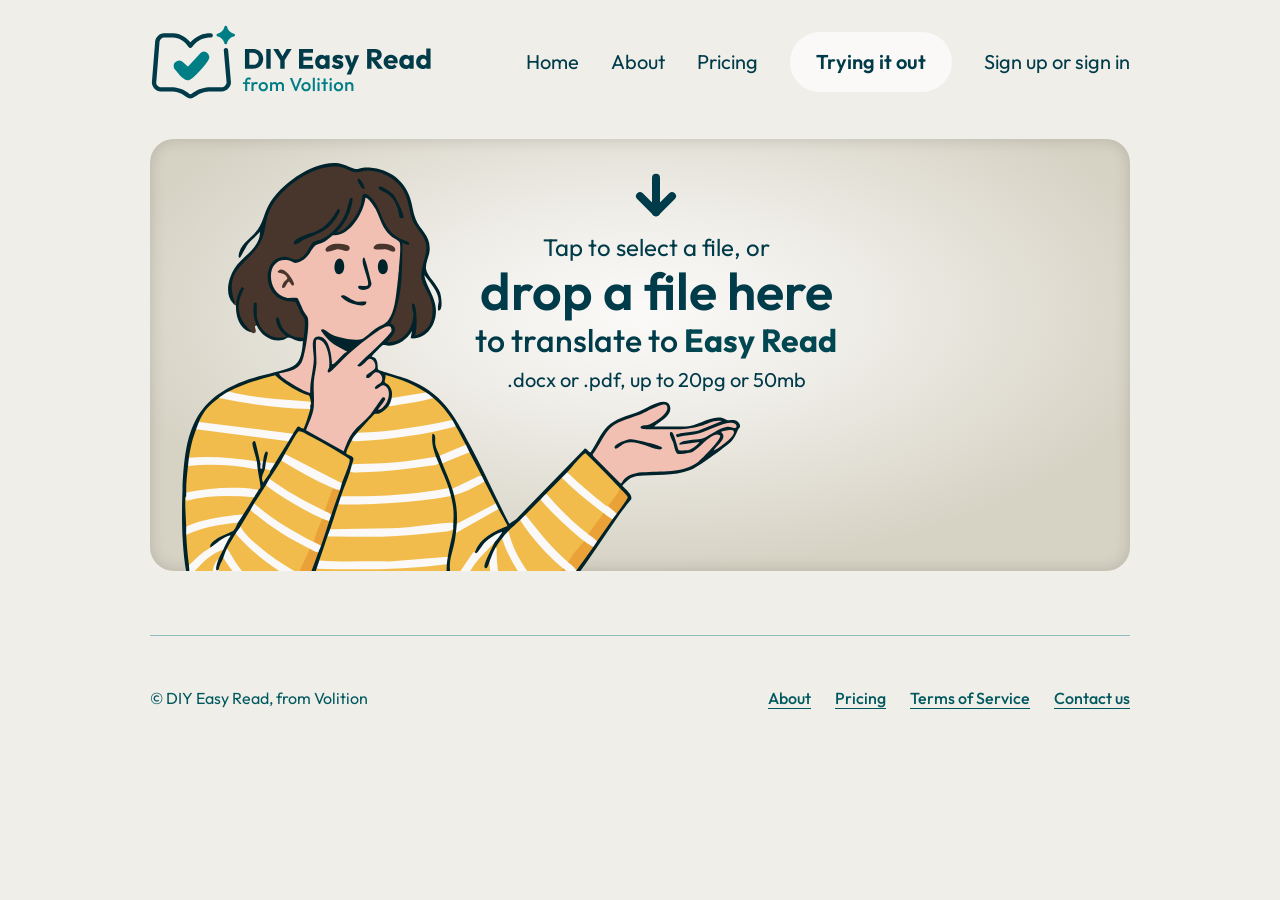
<file: get-started.html>
<!DOCTYPE html>
<html lang="en">
<head>
<meta charset="UTF-8">
<meta name="viewport" content="width=device-width, initial-scale=1.0">
<title>Try it now — DIY Easy Read</title>
<link rel="stylesheet" href="assets/colors_and_type.css">
<link rel="stylesheet" href="assets/site.css">
</head>
<body>

<header class="wrap site-header">
  <a class="logo" href="index.html">
    <img src="assets/img/logo-diyer.svg" alt="DIY Easy Read logo: an open book outline with a tick inside, and a star in the top right corner">
  </a>
  <div class="nav-right">
    <nav class="main-nav" aria-label="Main">
      <a href="index.html">Home</a>
      <a href="about.html">About</a>
      <a href="pricing.html">Pricing</a>
    </nav>
    <div class="nav-actions">
      <span class="btn btn-step">Trying it out</span>
      <a class="link" href="#sign-in">Sign up or sign in</a>
    </div>
  </div>
</header>

<main class="wrap">
  <div class="hero-drop" id="dropzone">
    <div class="hero-drop-illustration">
      <img src="assets/img/diyer-addfile-illustration.svg" alt="An illustration of a person adding a file to translate">
    </div>
    <div class="hero-drop-content">
      <img src="assets/icons/arrow-down.svg" alt="" class="arrow" width="64" height="64">
      <p class="lead-in">Tap to select a file, or</p>
      <p class="heading">
        <span class="heading-main">drop a file here</span><br>
        <span class="heading-sub">to translate to </span><span class="heading-accent">Easy Read</span>
      </p>
      <span class="caption">.docx or .pdf, up to 20pg or 50mb</span>
    </div>
  </div>
</main>

<footer class="site-footer wrap">
  <span>&copy; DIY Easy Read, from Volition</span>
  <nav aria-label="Footer">
    <a href="about.html">About</a>
    <a href="pricing.html">Pricing</a>
    <a href="#terms">Terms of Service</a>
    <a href="#contact">Contact us</a>
  </nav>
</footer>

<script>
  const dz = document.getElementById('dropzone');
  function goToTranslating() { window.location.href = 'translating.html'; }
  dz.addEventListener('click', goToTranslating);
  dz.addEventListener('dragover', e => e.preventDefault());
  dz.addEventListener('drop', e => { e.preventDefault(); goToTranslating(); });
</script>

</body>
</html>
</file>
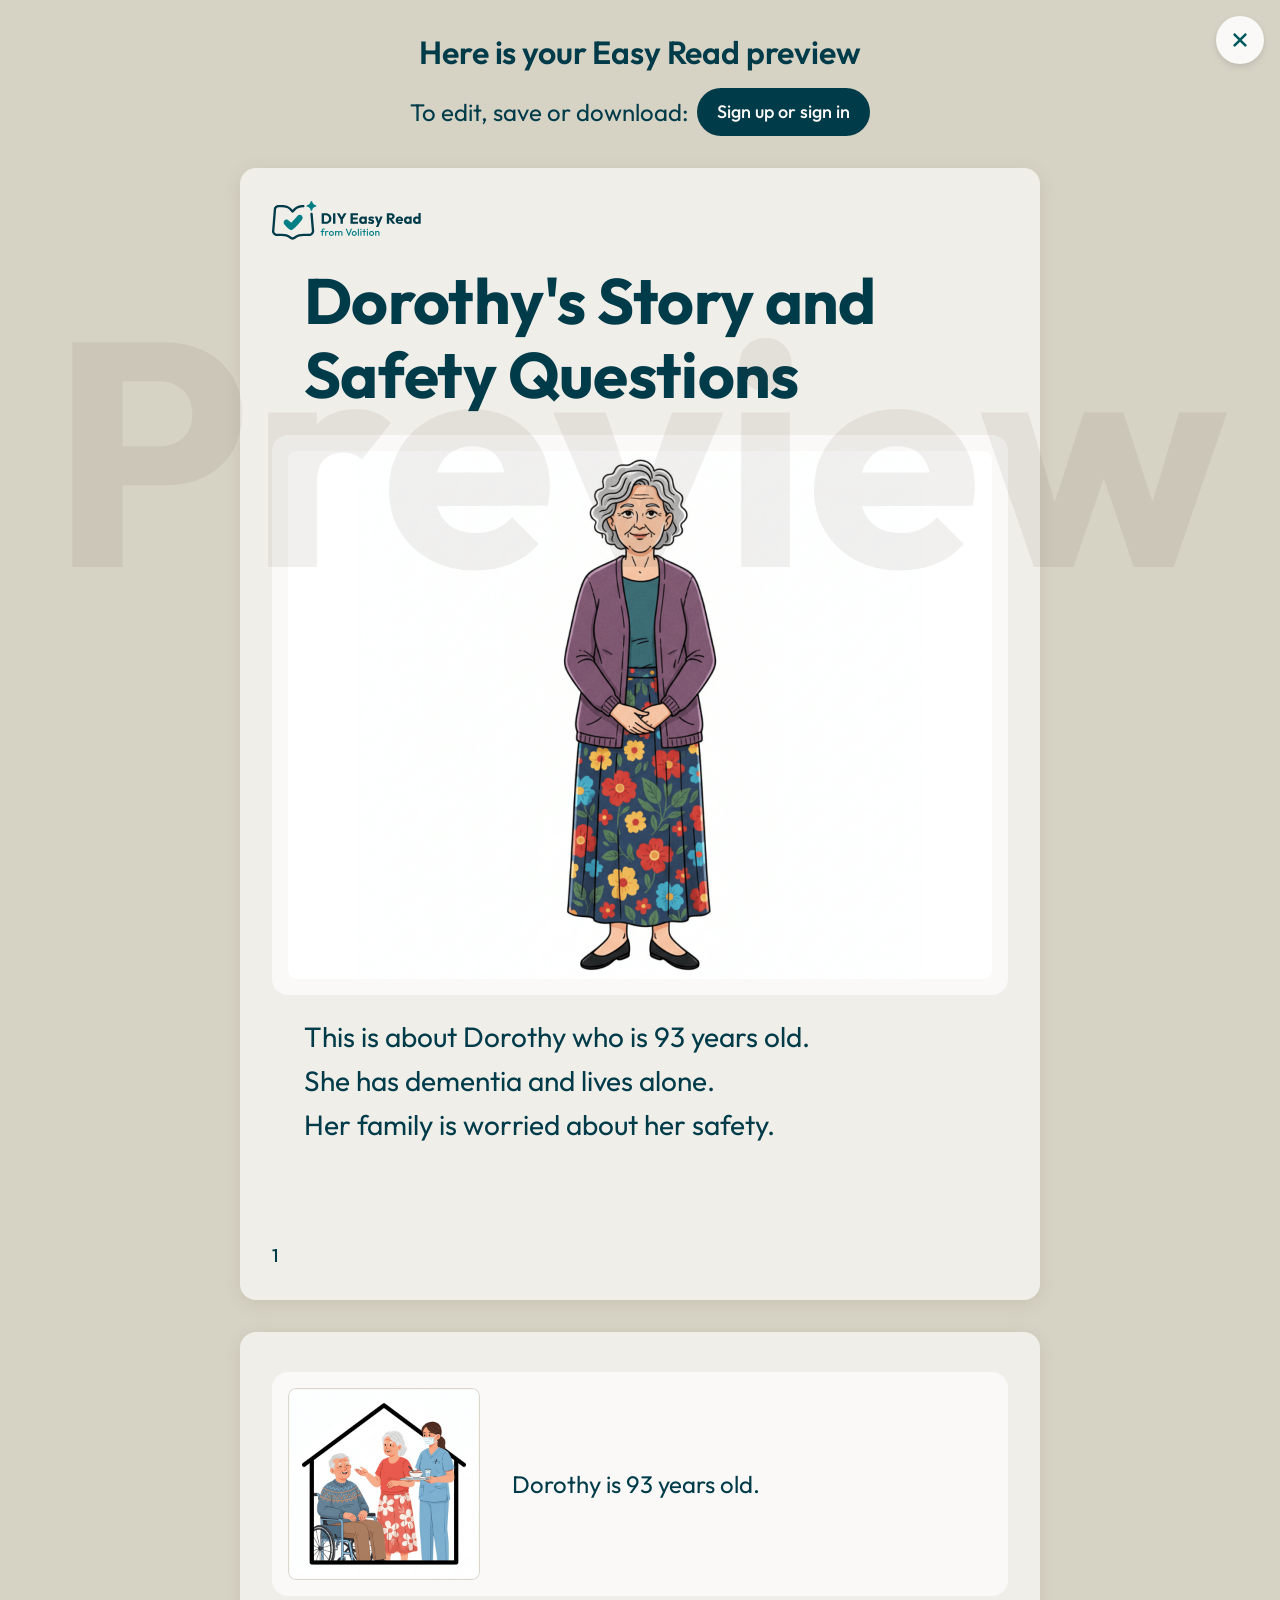
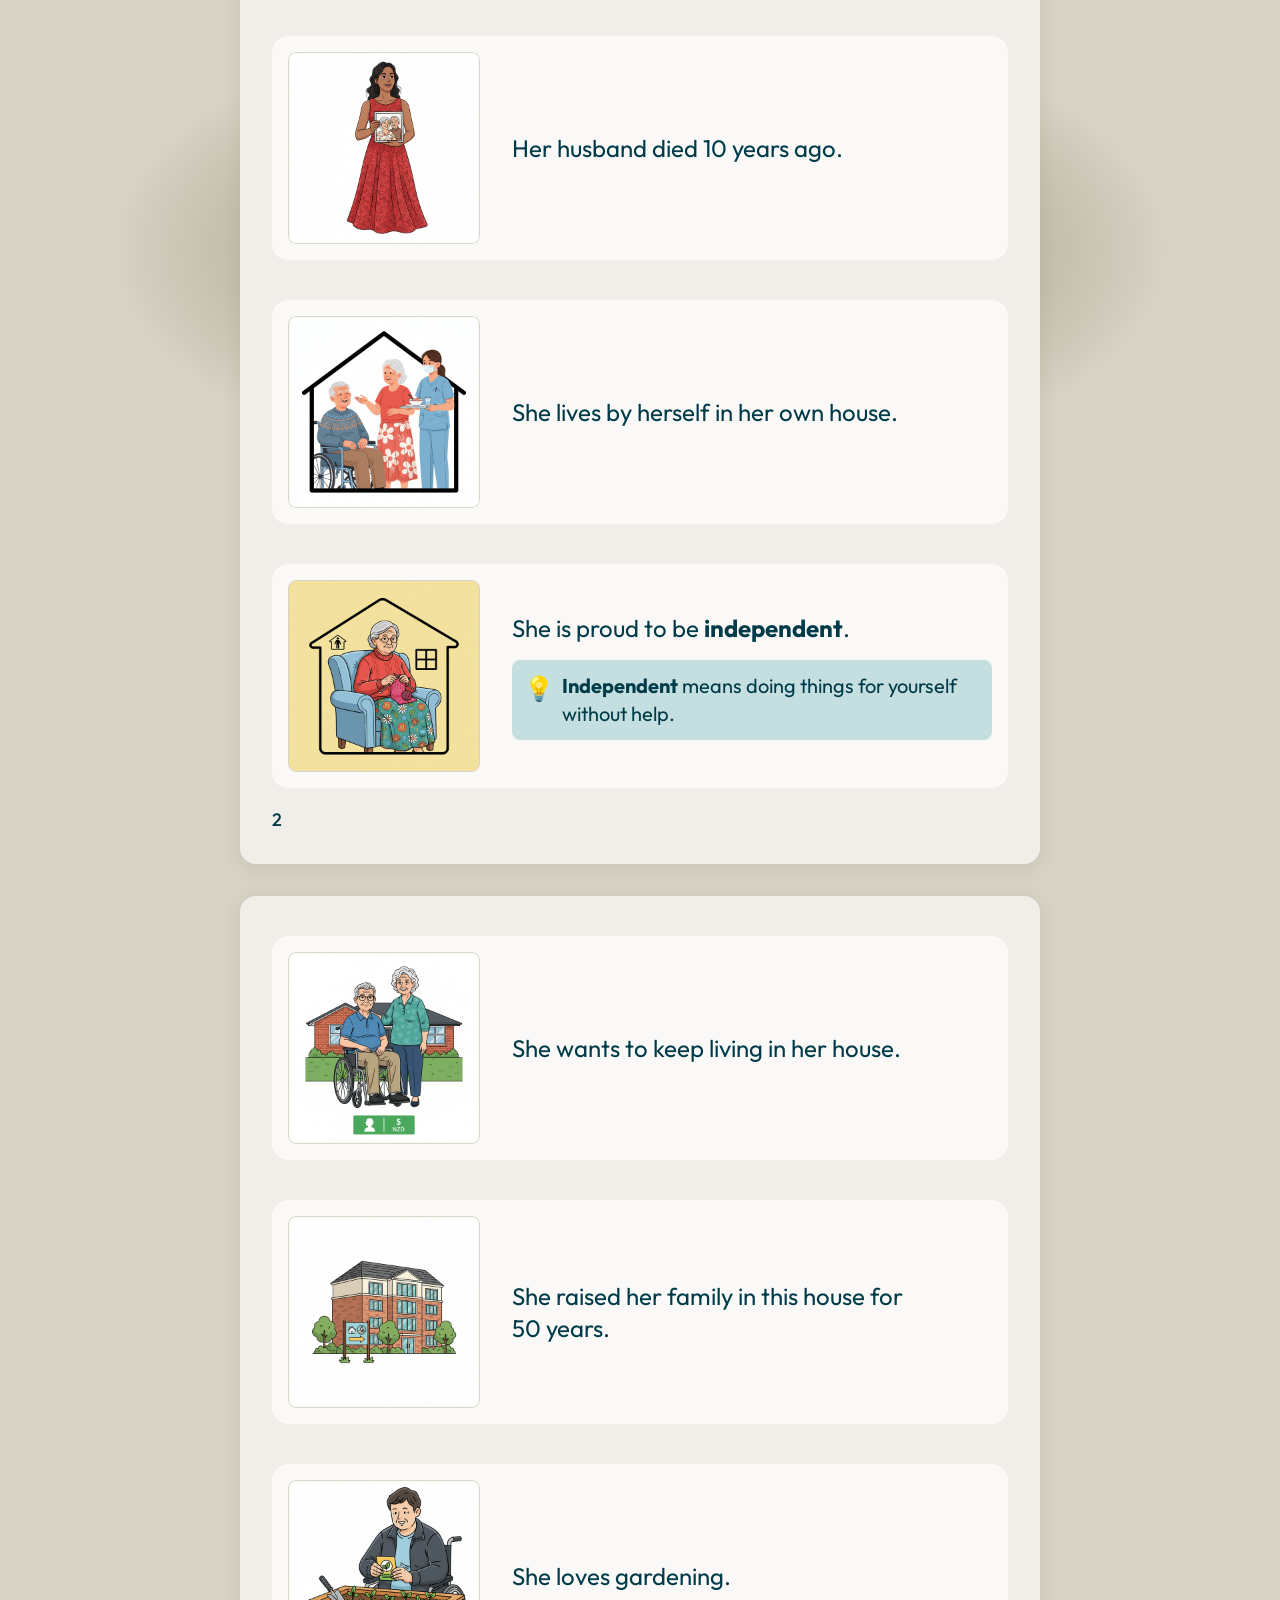
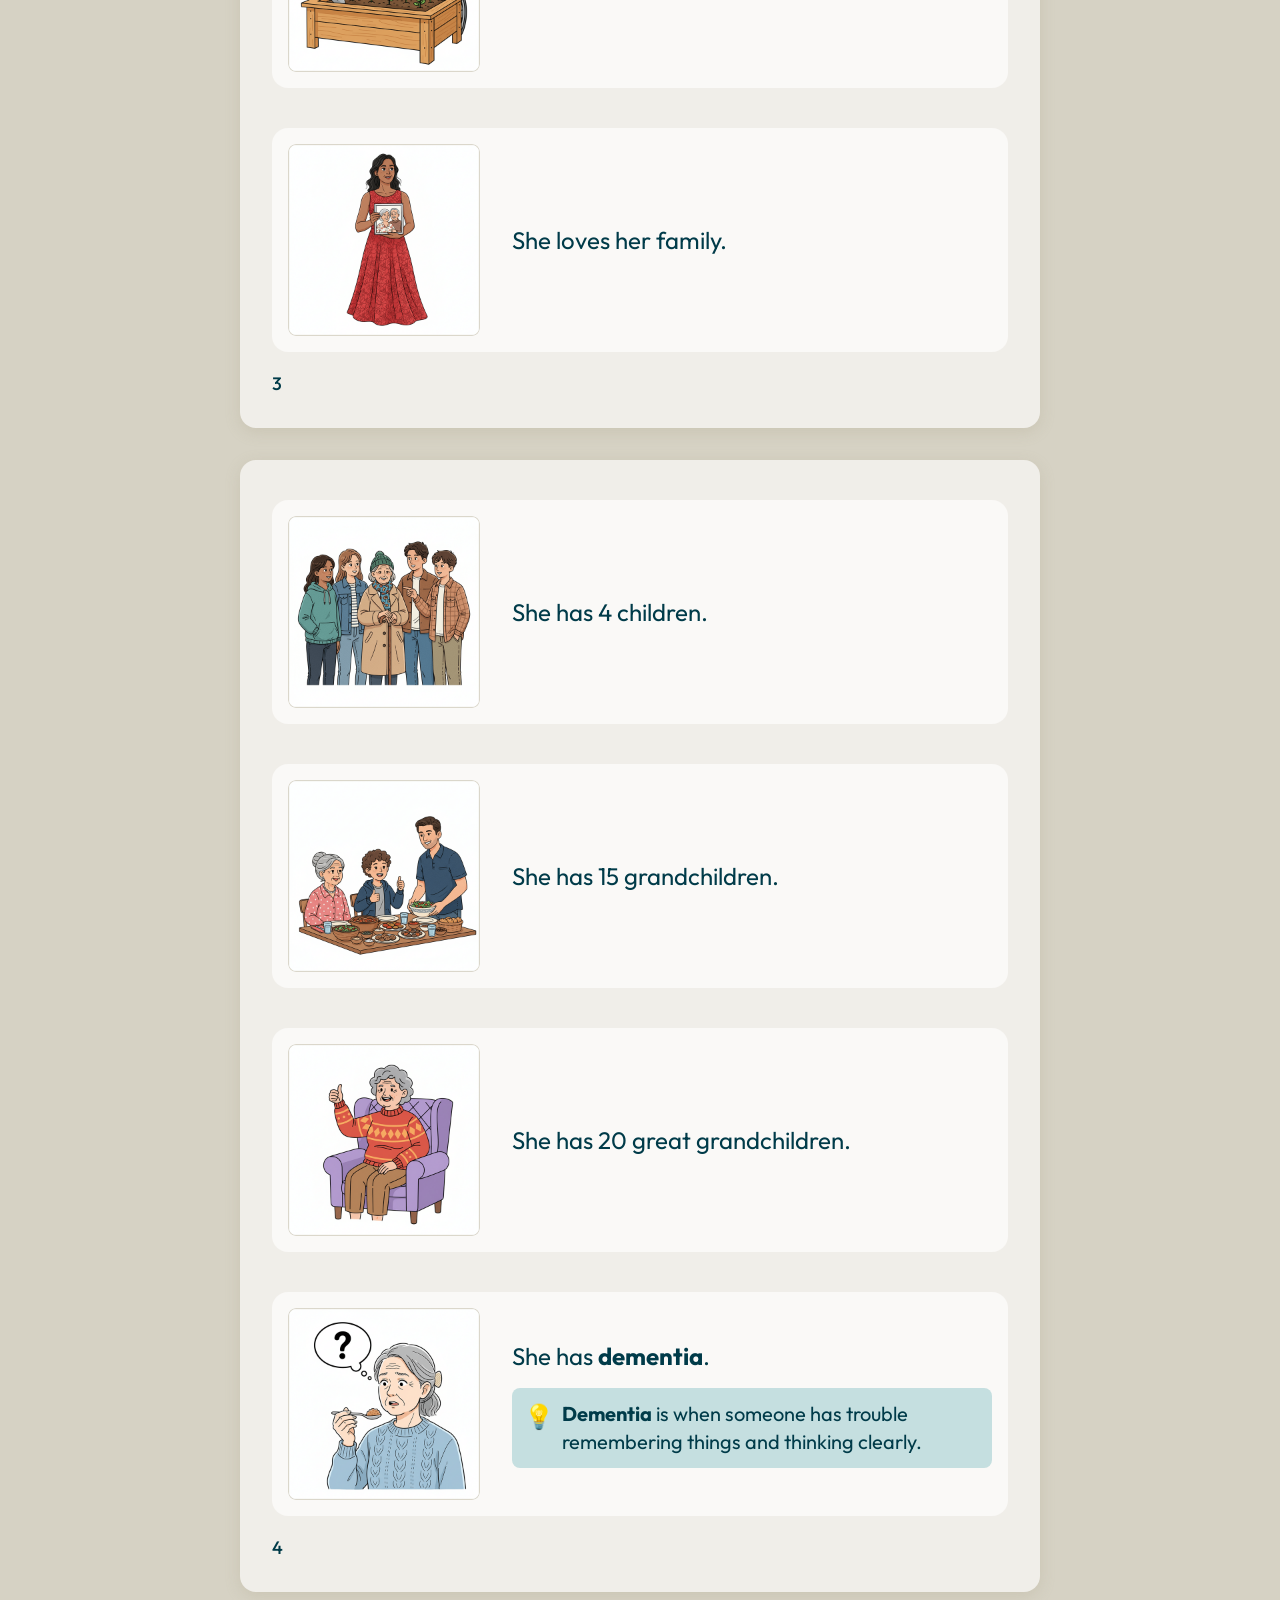
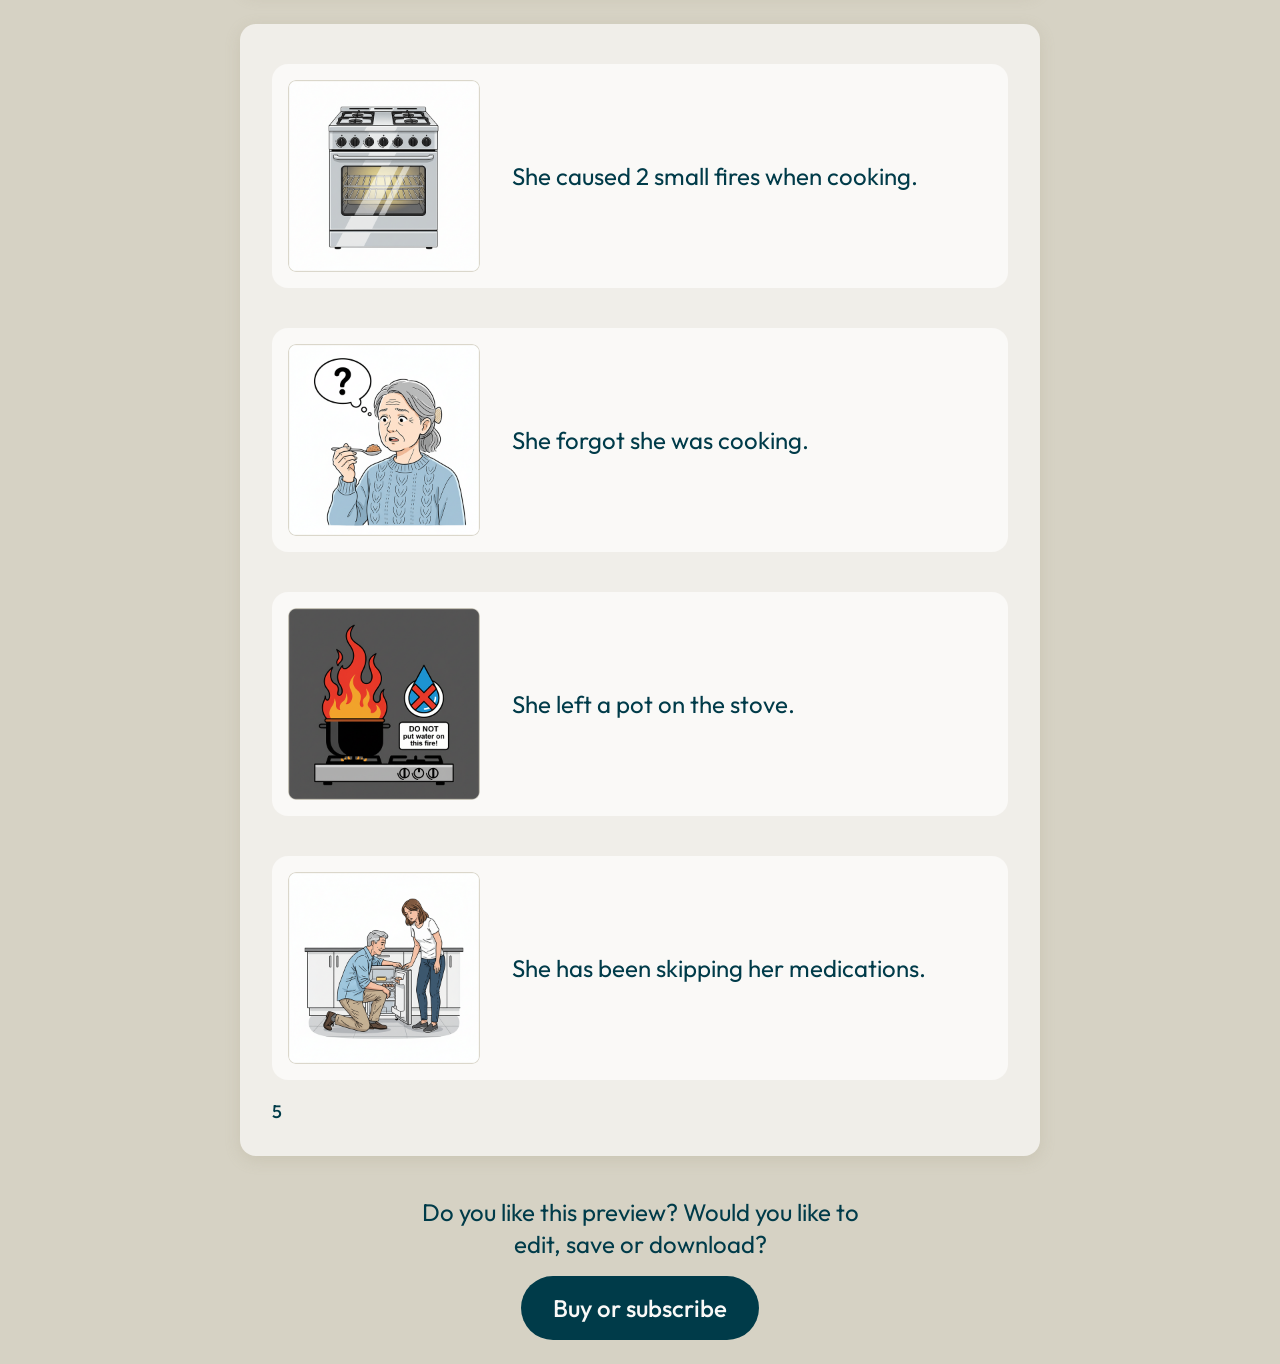
<file: preview.html>
<!DOCTYPE html>
<html lang="en">
<head>
<meta charset="UTF-8">
<meta name="viewport" content="width=device-width, initial-scale=1.0">
<title>Preview — Dorothy's Story and Safety Questions</title>
<link rel="stylesheet" href="assets/colors_and_type.css">
<link rel="stylesheet" href="assets/site.css">
</head>
<body>

<div class="preview-backdrop">
  <span class="preview-watermark-big" aria-hidden="true">Preview</span>
  <button class="icon-fab close" aria-label="Close" onclick="window.location.href='get-started.html'">
    <img src="assets/icons/close.svg" alt="" width="20" height="20">
  </button>

  <div class="preview-head">
    <h2>Here is your Easy Read preview</h2>
    <div class="preview-head-cta">
      <span>To edit, save or download:</span>
      <a class="btn-signin-pill" href="dashboard.html">Sign up or sign in</a>
    </div>
  </div>

  <div class="doc-pages">

    <!-- Page 1: cover -->
    <div class="doc-page">
      <div class="doc-cover">
        <img class="doc-logo" src="assets/img/logo-diyer.svg" alt="DIY Easy Read, from Volition">
        <h1 class="doc-cover-title">Dorothy's Story and Safety Questions</h1>
        <div class="doc-cover-art">
          <img src="assets/img/dorothy/dorothy-cover-portrait.png" alt="Portrait illustration: Dorothy, an elderly woman">
        </div>
        <div class="doc-cover-intro">
          <p>This is about Dorothy who is 93 years old.</p>
          <p>She has dementia and lives alone.</p>
          <p>Her family is worried about her safety.</p>
        </div>
      </div>
      <span class="doc-page-num">1</span>
    </div>

    <!-- Page 2 -->
    <div class="doc-page">
      <div class="doc-content">
        <div class="between-section"><button type="button" class="add-btn"><img src="assets/icons/add.svg" alt="Add block at top" width="16" height="16"></button></div>

        <div class="content-row">
          <img class="content-row-photo" src="assets/img/dorothy/dorothy-93-with-carer.png" alt="Photo: Dorothy, 93, with her family carer">
          <p class="content-row-text">Dorothy is 93 years old.</p>
          <button type="button" class="edit-btn" data-nudge-signup><span>Edit</span><img src="assets/icons/edit.svg" alt=""></button>
        </div>
        <div class="between-section"><button type="button" class="add-btn"><img src="assets/icons/add.svg" alt="Add block between sections" width="16" height="16"></button></div>

        <div class="content-row">
          <img class="content-row-photo" src="assets/img/dorothy/woman-holding-late-husband-photo.png" alt="Photo: a woman holding a photo of her late husband">
          <p class="content-row-text">Her husband died 10 years ago.</p>
          <button type="button" class="edit-btn" data-nudge-signup><span>Edit</span><img src="assets/icons/edit.svg" alt=""></button>
        </div>
        <div class="between-section"><button type="button" class="add-btn"><img src="assets/icons/add.svg" alt="Add block between sections" width="16" height="16"></button></div>

        <div class="content-row">
          <img class="content-row-photo" src="assets/img/dorothy/dorothy-and-family-outside-house.png" alt="Photo: Dorothy and her family outside her house">
          <p class="content-row-text">She lives by herself in her own house.</p>
          <button type="button" class="edit-btn" data-nudge-signup><span>Edit</span><img src="assets/icons/edit.svg" alt=""></button>
        </div>
        <div class="between-section"><button type="button" class="add-btn"><img src="assets/icons/add.svg" alt="Add block between sections" width="16" height="16"></button></div>

        <div class="content-row">
          <img class="content-row-photo" src="assets/img/dorothy/dorothy-sitting-in-armchair.png" alt="Photo: Dorothy sitting in her armchair at home">
          <div class="content-row-text-group">
            <p>She is proud to be <strong>independent</strong>.</p>
            <div class="content-definition">
              <span class="content-definition-emoji">&#128161;</span>
              <span><strong>Independent</strong> means doing things for yourself without help.</span>
            </div>
          </div>
          <button type="button" class="edit-btn" data-nudge-signup><span>Edit</span><img src="assets/icons/edit.svg" alt=""></button>
        </div>
        <div class="between-section"><button type="button" class="add-btn"><img src="assets/icons/add.svg" alt="Add block at bottom" width="16" height="16"></button></div>
      </div>
      <span class="doc-page-num">2</span>
    </div>

    <!-- Page 3 -->
    <div class="doc-page">
      <div class="doc-content">
        <div class="between-section"><button type="button" class="add-btn"><img src="assets/icons/add.svg" alt="Add block at top" width="16" height="16"></button></div>

        <div class="content-row">
          <img class="content-row-photo" src="assets/img/dorothy/dorothy-and-late-husband-outside-house.png" alt="Photo: Dorothy and her late husband outside their house">
          <p class="content-row-text">She wants to keep living in her house.</p>
          <button type="button" class="edit-btn" data-nudge-signup><span>Edit</span><img src="assets/icons/edit.svg" alt=""></button>
        </div>
        <div class="between-section"><button type="button" class="add-btn"><img src="assets/icons/add.svg" alt="Add block between sections" width="16" height="16"></button></div>

        <div class="content-row">
          <img class="content-row-photo" src="assets/img/dorothy/house-dorothy-raised-family-in.png" alt="Photo: the house Dorothy raised her family in">
          <p class="content-row-text">She raised her family in this house for 50 years.</p>
          <button type="button" class="edit-btn" data-nudge-signup><span>Edit</span><img src="assets/icons/edit.svg" alt=""></button>
        </div>
        <div class="between-section"><button type="button" class="add-btn"><img src="assets/icons/add.svg" alt="Add block between sections" width="16" height="16"></button></div>

        <div class="content-row">
          <img class="content-row-photo" src="assets/img/dorothy/man-gardening.png" alt="Photo: a man gardening">
          <p class="content-row-text">She loves gardening.</p>
          <button type="button" class="edit-btn" data-nudge-signup><span>Edit</span><img src="assets/icons/edit.svg" alt=""></button>
        </div>
        <div class="between-section"><button type="button" class="add-btn"><img src="assets/icons/add.svg" alt="Add block between sections" width="16" height="16"></button></div>

        <div class="content-row">
          <img class="content-row-photo" src="assets/img/dorothy/woman-holding-family-photo.png" alt="Photo: a woman holding a family photo">
          <p class="content-row-text">She loves her family.</p>
          <button type="button" class="edit-btn" data-nudge-signup><span>Edit</span><img src="assets/icons/edit.svg" alt=""></button>
        </div>
        <div class="between-section"><button type="button" class="add-btn"><img src="assets/icons/add.svg" alt="Add block at bottom" width="16" height="16"></button></div>
      </div>
      <span class="doc-page-num">3</span>
    </div>

    <!-- Page 4 -->
    <div class="doc-page">
      <div class="doc-content">
        <div class="between-section"><button type="button" class="add-btn"><img src="assets/icons/add.svg" alt="Add block at top" width="16" height="16"></button></div>

        <div class="content-row">
          <img class="content-row-photo" src="assets/img/dorothy/dorothys-four-children.png" alt="Photo: Dorothy's four children">
          <p class="content-row-text">She has 4 children.</p>
          <button type="button" class="edit-btn" data-nudge-signup><span>Edit</span><img src="assets/icons/edit.svg" alt=""></button>
        </div>
        <div class="between-section"><button type="button" class="add-btn"><img src="assets/icons/add.svg" alt="Add block between sections" width="16" height="16"></button></div>

        <div class="content-row">
          <img class="content-row-photo" src="assets/img/dorothy/family-meal-with-grandchildren.png" alt="Photo: a family meal with grandchildren">
          <p class="content-row-text">She has 15 grandchildren.</p>
          <button type="button" class="edit-btn" data-nudge-signup><span>Edit</span><img src="assets/icons/edit.svg" alt=""></button>
        </div>
        <div class="between-section"><button type="button" class="add-btn"><img src="assets/icons/add.svg" alt="Add block between sections" width="16" height="16"></button></div>

        <div class="content-row">
          <img class="content-row-photo" src="assets/img/dorothy/dorothy-with-great-grandchildren.png" alt="Photo: Dorothy in her armchair with great grandchildren">
          <p class="content-row-text">She has 20 great grandchildren.</p>
          <button type="button" class="edit-btn" data-nudge-signup><span>Edit</span><img src="assets/icons/edit.svg" alt=""></button>
        </div>
        <div class="between-section"><button type="button" class="add-btn"><img src="assets/icons/add.svg" alt="Add block between sections" width="16" height="16"></button></div>

        <div class="content-row">
          <img class="content-row-photo" src="assets/img/dorothy/dorothy-looking-confused-eating.png" alt="Photo: Dorothy looking confused while eating">
          <div class="content-row-text-group">
            <p>She has <strong>dementia</strong>.</p>
            <div class="content-definition">
              <span class="content-definition-emoji">&#128161;</span>
              <span><strong>Dementia</strong> is when someone has trouble remembering things and thinking clearly.</span>
            </div>
          </div>
          <button type="button" class="edit-btn" data-nudge-signup><span>Edit</span><img src="assets/icons/edit.svg" alt=""></button>
        </div>
        <div class="between-section"><button type="button" class="add-btn"><img src="assets/icons/add.svg" alt="Add block at bottom" width="16" height="16"></button></div>
      </div>
      <span class="doc-page-num">4</span>
    </div>

    <!-- Page 5 -->
    <div class="doc-page">
      <div class="doc-content">
        <div class="between-section"><button type="button" class="add-btn"><img src="assets/icons/add.svg" alt="Add block at top" width="16" height="16"></button></div>

        <div class="content-row">
          <img class="content-row-photo" src="assets/img/dorothy/stovetop-oven.png" alt="Photo: a stovetop oven">
          <p class="content-row-text">She caused 2 small fires when cooking.</p>
          <button type="button" class="edit-btn" data-nudge-signup><span>Edit</span><img src="assets/icons/edit.svg" alt=""></button>
        </div>
        <div class="between-section"><button type="button" class="add-btn"><img src="assets/icons/add.svg" alt="Add block between sections" width="16" height="16"></button></div>

        <div class="content-row">
          <img class="content-row-photo" src="assets/img/dorothy/dorothy-looking-confused-cooking.png" alt="Photo: Dorothy looking confused while cooking">
          <p class="content-row-text">She forgot she was cooking.</p>
          <button type="button" class="edit-btn" data-nudge-signup><span>Edit</span><img src="assets/icons/edit.svg" alt=""></button>
        </div>
        <div class="between-section"><button type="button" class="add-btn"><img src="assets/icons/add.svg" alt="Add block between sections" width="16" height="16"></button></div>

        <div class="content-row">
          <img class="content-row-photo" src="assets/img/dorothy/pot-left-burning-on-stove.png" alt="Photo: a pot left burning on the stove">
          <p class="content-row-text">She left a pot on the stove.</p>
          <button type="button" class="edit-btn" data-nudge-signup><span>Edit</span><img src="assets/icons/edit.svg" alt=""></button>
        </div>
        <div class="between-section"><button type="button" class="add-btn"><img src="assets/icons/add.svg" alt="Add block between sections" width="16" height="16"></button></div>

        <div class="content-row">
          <img class="content-row-photo" src="assets/img/dorothy/carer-helping-with-medication.png" alt="Photo: a carer helping Dorothy with her medication">
          <p class="content-row-text">She has been skipping her medications.</p>
          <button type="button" class="edit-btn" data-nudge-signup><span>Edit</span><img src="assets/icons/edit.svg" alt=""></button>
        </div>
        <div class="between-section"><button type="button" class="add-btn"><img src="assets/icons/add.svg" alt="Add block at bottom" width="16" height="16"></button></div>
      </div>
      <span class="doc-page-num">5</span>
    </div>

  </div>

  <div class="preview-footer-cta">
    <p>Do you like this preview? Would you like to edit, save or download?</p>
    <a class="btn-buy-subscribe" href="dashboard.html">Buy or subscribe</a>
  </div>
</div>

<div class="dialog-overlay" id="upgrade-dialog-overlay" hidden>
  <div class="dialog" id="upgrade-dialog" role="dialog" aria-modal="true" aria-labelledby="upgrade-dialog-title" tabindex="-1">
    <button type="button" class="icon-fab close" aria-label="Close" data-action="cancel">
      <img src="assets/icons/close.svg" alt="" width="20" height="20">
    </button>
    <h2 class="dialog-title" id="upgrade-dialog-title">Preview only</h2>
    <p>This is a read-only preview. Buy or subscribe to save your changes, edit content, and download your Easy Read document.</p>
    <div class="dialog-actions">
      <button type="button" class="btn btn-link" data-action="cancel">Continue previewing</button>
      <a class="btn btn-filled" href="dashboard.html">Buy or subscribe</a>
    </div>
  </div>
</div>

<script>
  // Same hand-built Radix-style modal pattern as the image popover in content-editor.js —
  // overlay + panel, manual focus trap, inert background, focus returned to whichever
  // control opened it. Kept as a self-contained inline script (not content-editor.js) since
  // preview.html must never load that file — this page stays structurally read-only.
  const upgradeDialogOverlay = document.getElementById('upgrade-dialog-overlay');
  const upgradeDialog = document.getElementById('upgrade-dialog');
  let upgradeDialogReturnFocusEl = null;

  function isUpgradeDialogOpen() { return !upgradeDialogOverlay.hidden; }

  function setUpgradeBackgroundInert(isInert) {
    Array.from(document.body.children).forEach((el) => {
      if (el === upgradeDialogOverlay) return;
      if (isInert) el.setAttribute('inert', '');
      else el.removeAttribute('inert');
    });
  }

  function openUpgradeDialog(triggerEl) {
    upgradeDialogReturnFocusEl = triggerEl || document.activeElement;
    setUpgradeBackgroundInert(true);
    upgradeDialogOverlay.hidden = false;
    upgradeDialog.focus();
  }

  function closeUpgradeDialog() {
    if (!isUpgradeDialogOpen()) return;
    upgradeDialogOverlay.hidden = true;
    setUpgradeBackgroundInert(false);
    if (upgradeDialogReturnFocusEl) {
      upgradeDialogReturnFocusEl.focus();
      upgradeDialogReturnFocusEl = null;
    }
  }

  document.querySelectorAll('[data-nudge-signup], .add-btn').forEach((btn) => {
    btn.addEventListener('click', () => openUpgradeDialog(btn));
  });
  upgradeDialog.querySelectorAll('[data-action="cancel"]').forEach((btn) => {
    btn.addEventListener('click', () => closeUpgradeDialog());
  });
  upgradeDialogOverlay.addEventListener('click', (e) => {
    if (e.target === upgradeDialogOverlay) closeUpgradeDialog();
  });
  upgradeDialogOverlay.addEventListener('keydown', (e) => {
    if (e.key !== 'Tab' || !isUpgradeDialogOpen()) return;
    const focusable = Array.from(upgradeDialog.querySelectorAll(
      'button:not([disabled]), [href], input:not([disabled]), textarea:not([disabled]), [tabindex]:not([tabindex="-1"])'
    )).filter((el) => el.offsetParent !== null);
    if (!focusable.length) return;
    const first = focusable[0];
    const last = focusable[focusable.length - 1];
    if (e.shiftKey && document.activeElement === first) { e.preventDefault(); last.focus(); }
    else if (!e.shiftKey && document.activeElement === last) { e.preventDefault(); first.focus(); }
  });
  document.addEventListener('keydown', (e) => {
    if (e.key === 'Escape' && isUpgradeDialogOpen()) closeUpgradeDialog();
  });
</script>
<script src="assets/content-blocks.js"></script>

</body>
</html>
</file>
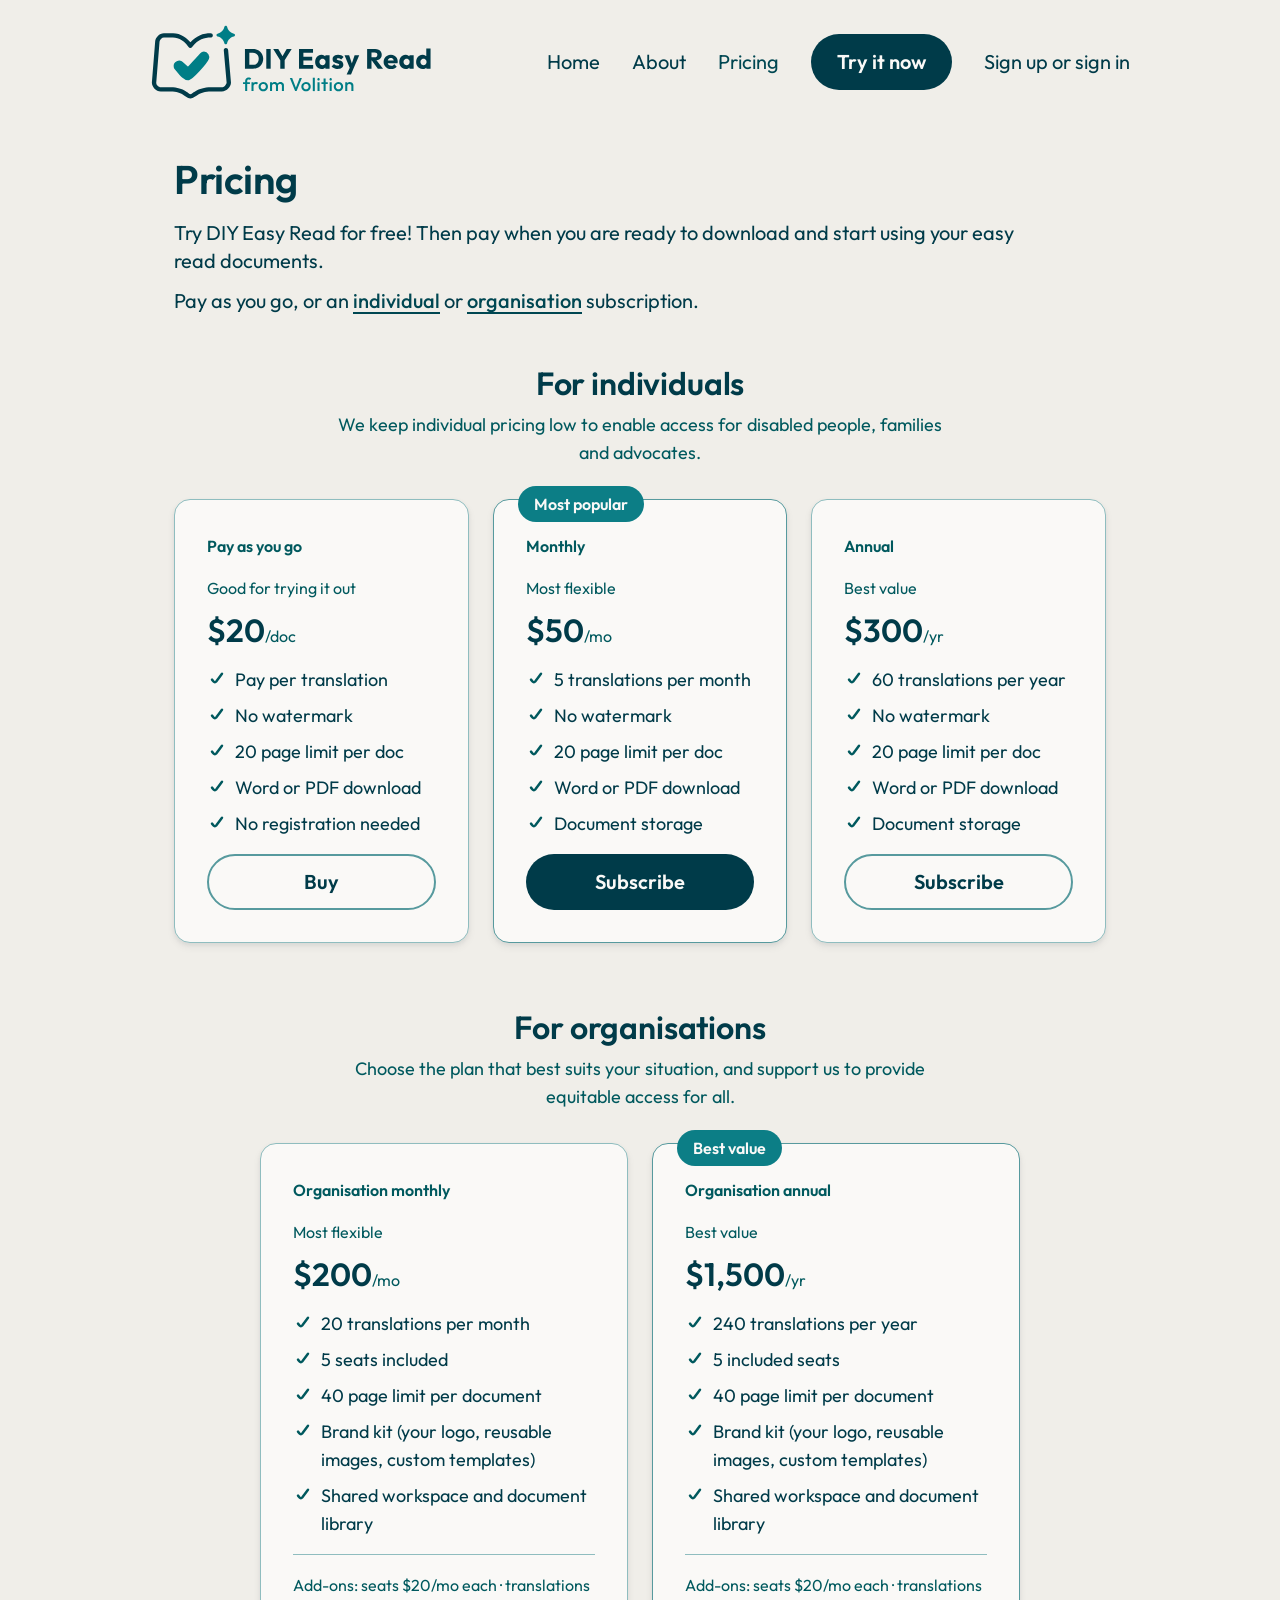
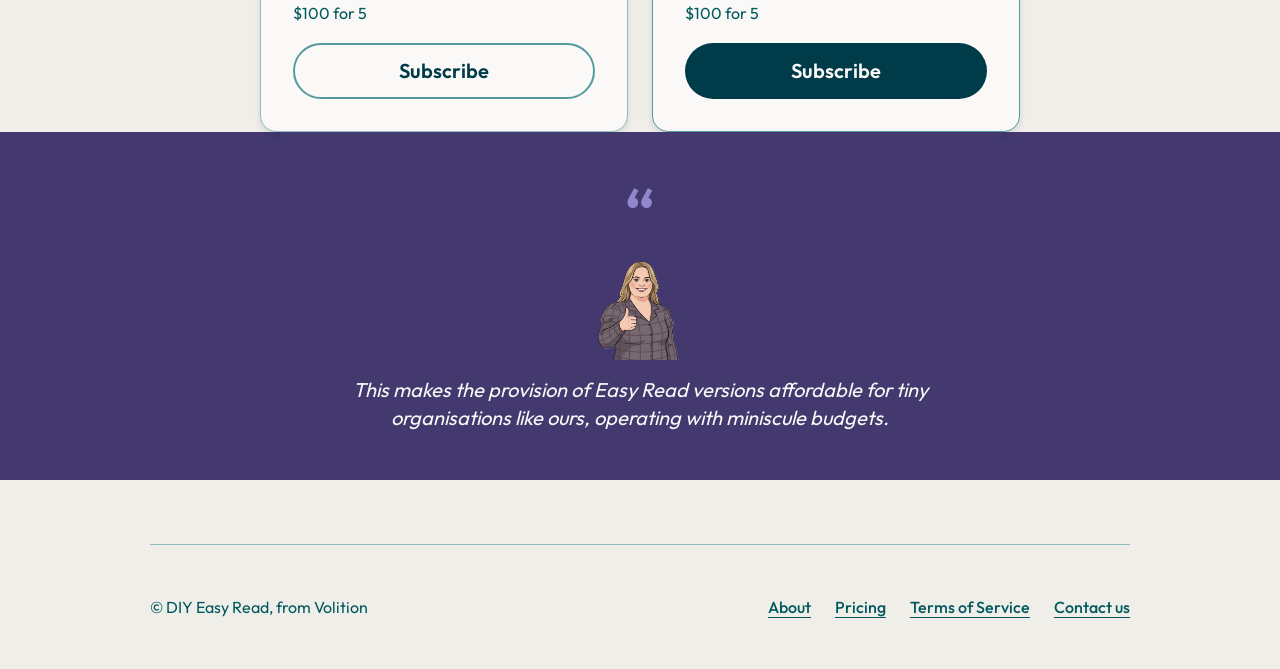
<file: pricing.html>
<!DOCTYPE html>
<html lang="en">
<head>
<meta charset="UTF-8">
<meta name="viewport" content="width=device-width, initial-scale=1.0">
<title>Pricing for DIY Easy Read</title>
<link rel="stylesheet" href="assets/colors_and_type.css">
<link rel="stylesheet" href="assets/site.css">
</head>
<body>

<header class="wrap site-header">
  <a class="logo" href="index.html">
    <img src="assets/img/logo-diyer.svg" alt="DIY Easy Read logo: an open book outline with a tick inside, and a star in the top right corner">
  </a>
  <div class="nav-right">
    <nav class="main-nav" aria-label="Main">
      <a href="index.html">Home</a>
      <a href="about.html">About</a>
      <a href="pricing.html" aria-current="page">Pricing</a>
    </nav>
    <div class="nav-actions">
      <a class="btn btn-filled" href="get-started.html">Try it now</a>
      <a class="link" href="#sign-in">Sign up or sign in</a>
    </div>
  </div>
</header>

<main class="wrap">
  <h1 style="padding-top: var(--space-6); margin-bottom: var(--space-4);">Pricing</h1>
  <p class="body-large">Try DIY Easy Read for free! Then pay when you are ready to download and start using your easy read documents.</p>
  <p class="body-large" style="margin-top: var(--space-3); margin-bottom: var(--space-8);">
    Pay as you go, or an <a href="#individuals">individual</a> or <a href="#organisations">organisation</a> subscription.
  </p>

  <div class="pricing-groups">
    <section id="individuals">
      <h2 class="pricing-group-title">For individuals</h2>
      <p class="pricing-group-sub">We keep individual pricing low to enable access for disabled people, families and advocates.</p>

      <div class="pricing-cards">
        <div class="price-card">
          <div class="tier-name">Pay as you go</div>
          <p class="body-small">Good for trying it out</p>
          <div class="price">$20<span>/doc</span></div>
          <ul>
            <li><img src="assets/icons/check.svg" alt="" width="20" height="20">Pay per translation</li>
            <li><img src="assets/icons/check.svg" alt="" width="20" height="20">No watermark</li>
            <li><img src="assets/icons/check.svg" alt="" width="20" height="20">20 page limit per doc</li>
            <li><img src="assets/icons/check.svg" alt="" width="20" height="20">Word or PDF download</li>
            <li><img src="assets/icons/check.svg" alt="" width="20" height="20">No registration needed</li>
          </ul>
          <a class="btn btn-outlined" href="#buy">Buy</a>
        </div>

        <div class="price-card popular">
          <span class="badge">Most popular</span>
          <div class="tier-name">Monthly</div>
          <p class="body-small">Most flexible</p>
          <div class="price">$50<span>/mo</span></div>
          <ul>
            <li><img src="assets/icons/check.svg" alt="" width="20" height="20">5 translations per month</li>
            <li><img src="assets/icons/check.svg" alt="" width="20" height="20">No watermark</li>
            <li><img src="assets/icons/check.svg" alt="" width="20" height="20">20 page limit per doc</li>
            <li><img src="assets/icons/check.svg" alt="" width="20" height="20">Word or PDF download</li>
            <li><img src="assets/icons/check.svg" alt="" width="20" height="20">Document storage</li>
          </ul>
          <a class="btn btn-filled" href="#subscribe">Subscribe</a>
        </div>

        <div class="price-card">
          <div class="tier-name">Annual</div>
          <p class="body-small">Best value</p>
          <div class="price">$300<span>/yr</span></div>
          <ul>
            <li><img src="assets/icons/check.svg" alt="" width="20" height="20">60 translations per year</li>
            <li><img src="assets/icons/check.svg" alt="" width="20" height="20">No watermark</li>
            <li><img src="assets/icons/check.svg" alt="" width="20" height="20">20 page limit per doc</li>
            <li><img src="assets/icons/check.svg" alt="" width="20" height="20">Word or PDF download</li>
            <li><img src="assets/icons/check.svg" alt="" width="20" height="20">Document storage</li>
          </ul>
          <a class="btn btn-outlined" href="#subscribe">Subscribe</a>
        </div>
      </div>
    </section>

    <section id="organisations">
      <h2 class="pricing-group-title">For organisations</h2>
      <p class="pricing-group-sub">Choose the plan that best suits your situation, and support us to provide equitable access for all.</p>

      <div class="pricing-cards" style="grid-template-columns: repeat(2, 1fr); max-width: 760px; margin: 0 auto;">
        <div class="price-card">
          <div class="tier-name">Organisation monthly</div>
          <p class="body-small">Most flexible</p>
          <div class="price">$200<span>/mo</span></div>
          <ul>
            <li><img src="assets/icons/check.svg" alt="" width="20" height="20">20 translations per month</li>
            <li><img src="assets/icons/check.svg" alt="" width="20" height="20">5 seats included</li>
            <li><img src="assets/icons/check.svg" alt="" width="20" height="20">40 page limit per document</li>
            <li><img src="assets/icons/check.svg" alt="" width="20" height="20">Brand kit (your logo, reusable images, custom templates)</li>
            <li><img src="assets/icons/check.svg" alt="" width="20" height="20">Shared workspace and document library</li>
          </ul>
          <div class="addons">
            Add-ons: seats $20/mo each &middot; translations $100 for 5
          </div>
          <a class="btn btn-outlined" href="#subscribe">Subscribe</a>
        </div>

        <div class="price-card popular">
          <span class="badge">Best value</span>
          <div class="tier-name">Organisation annual</div>
          <p class="body-small">Best value</p>
          <div class="price">$1,500<span>/yr</span></div>
          <ul>
            <li><img src="assets/icons/check.svg" alt="" width="20" height="20">240 translations per year</li>
            <li><img src="assets/icons/check.svg" alt="" width="20" height="20">5 included seats</li>
            <li><img src="assets/icons/check.svg" alt="" width="20" height="20">40 page limit per document</li>
            <li><img src="assets/icons/check.svg" alt="" width="20" height="20">Brand kit (your logo, reusable images, custom templates)</li>
            <li><img src="assets/icons/check.svg" alt="" width="20" height="20">Shared workspace and document library</li>
          </ul>
          <div class="addons">
            Add-ons: seats $20/mo each &middot; translations $100 for 5
          </div>
          <a class="btn btn-filled" href="#subscribe">Subscribe</a>
        </div>
      </div>
    </section>
  </div>
</main>

<div class="quote-band">
  <blockquote class="quote">
    <img src="assets/img/thumbs-up.png" alt="A woman giving a thumbs up" style="width:100px; height:auto; display:block; margin:0 auto var(--space-4);">
    This makes the provision of Easy Read versions affordable for tiny organisations like ours, operating with miniscule budgets.
  </blockquote>
</div>

<footer class="site-footer wrap">
  <span>&copy; DIY Easy Read, from Volition</span>
  <nav aria-label="Footer">
    <a href="about.html">About</a>
    <a href="pricing.html">Pricing</a>
    <a href="#terms">Terms of Service</a>
    <a href="#contact">Contact us</a>
  </nav>
</footer>

</body>
</html>
</file>
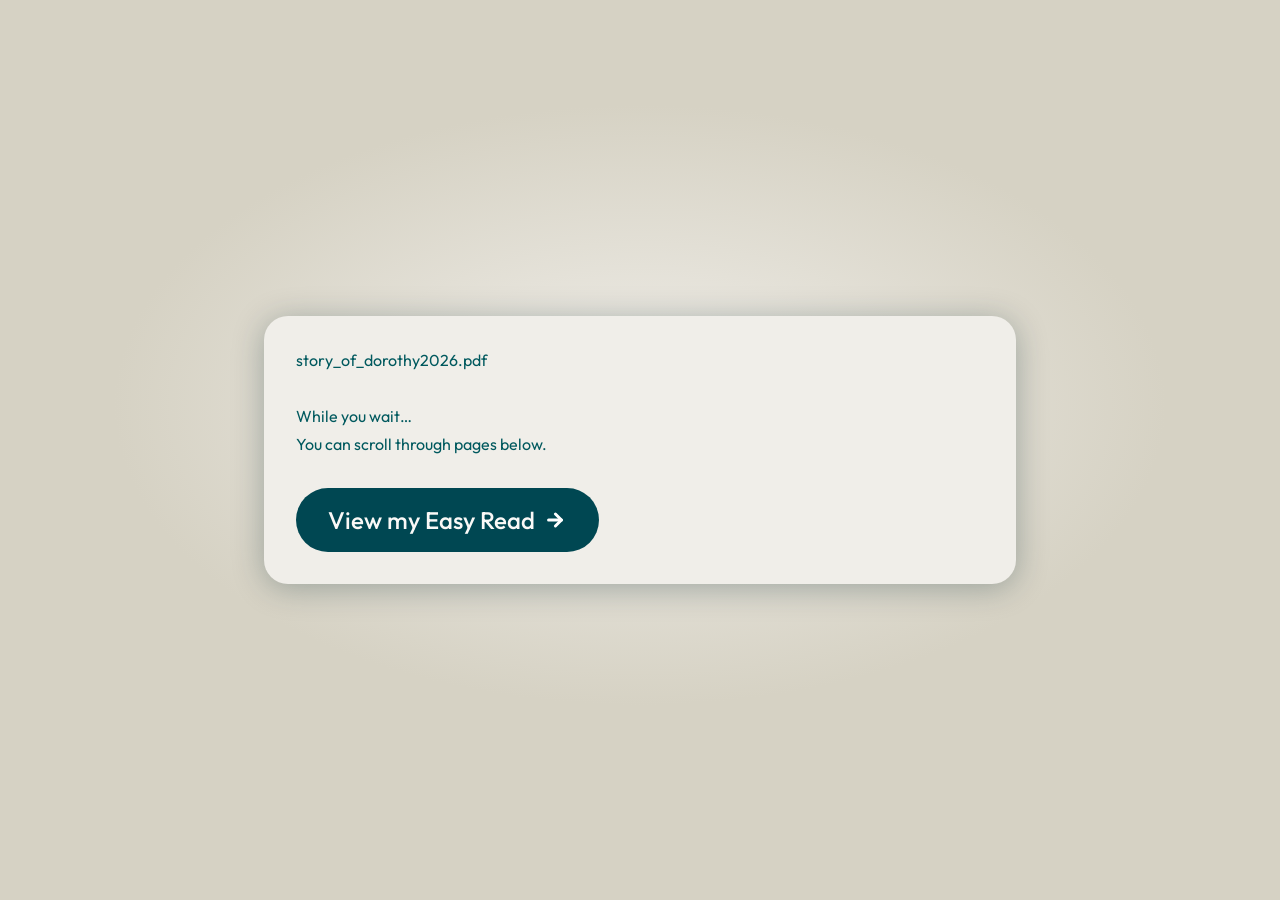
<file: ready.html>
<!DOCTYPE html>
<html lang="en">
<head>
<meta charset="UTF-8">
<meta name="viewport" content="width=device-width, initial-scale=1.0">
<title>Your Easy Read is ready — DIY Easy Read</title>
<link rel="stylesheet" href="assets/colors_and_type.css">
<link rel="stylesheet" href="assets/site.css">
</head>
<body>

<div class="translate-backdrop">
  <div class="ready-card">
    <div class="ready-note">
      <span>story_of_dorothy2026.pdf</span>
    </div>
    <div class="ready-note">
      <span>While you wait&hellip;</span>
      <span>You can scroll through pages below.</span>
    </div>
    <a class="btn-view-easyread" href="preview.html">
      View my Easy Read
      <img src="assets/icons/arrow-right.svg" alt="">
    </a>
  </div>
</div>

</body>
</html>
</file>
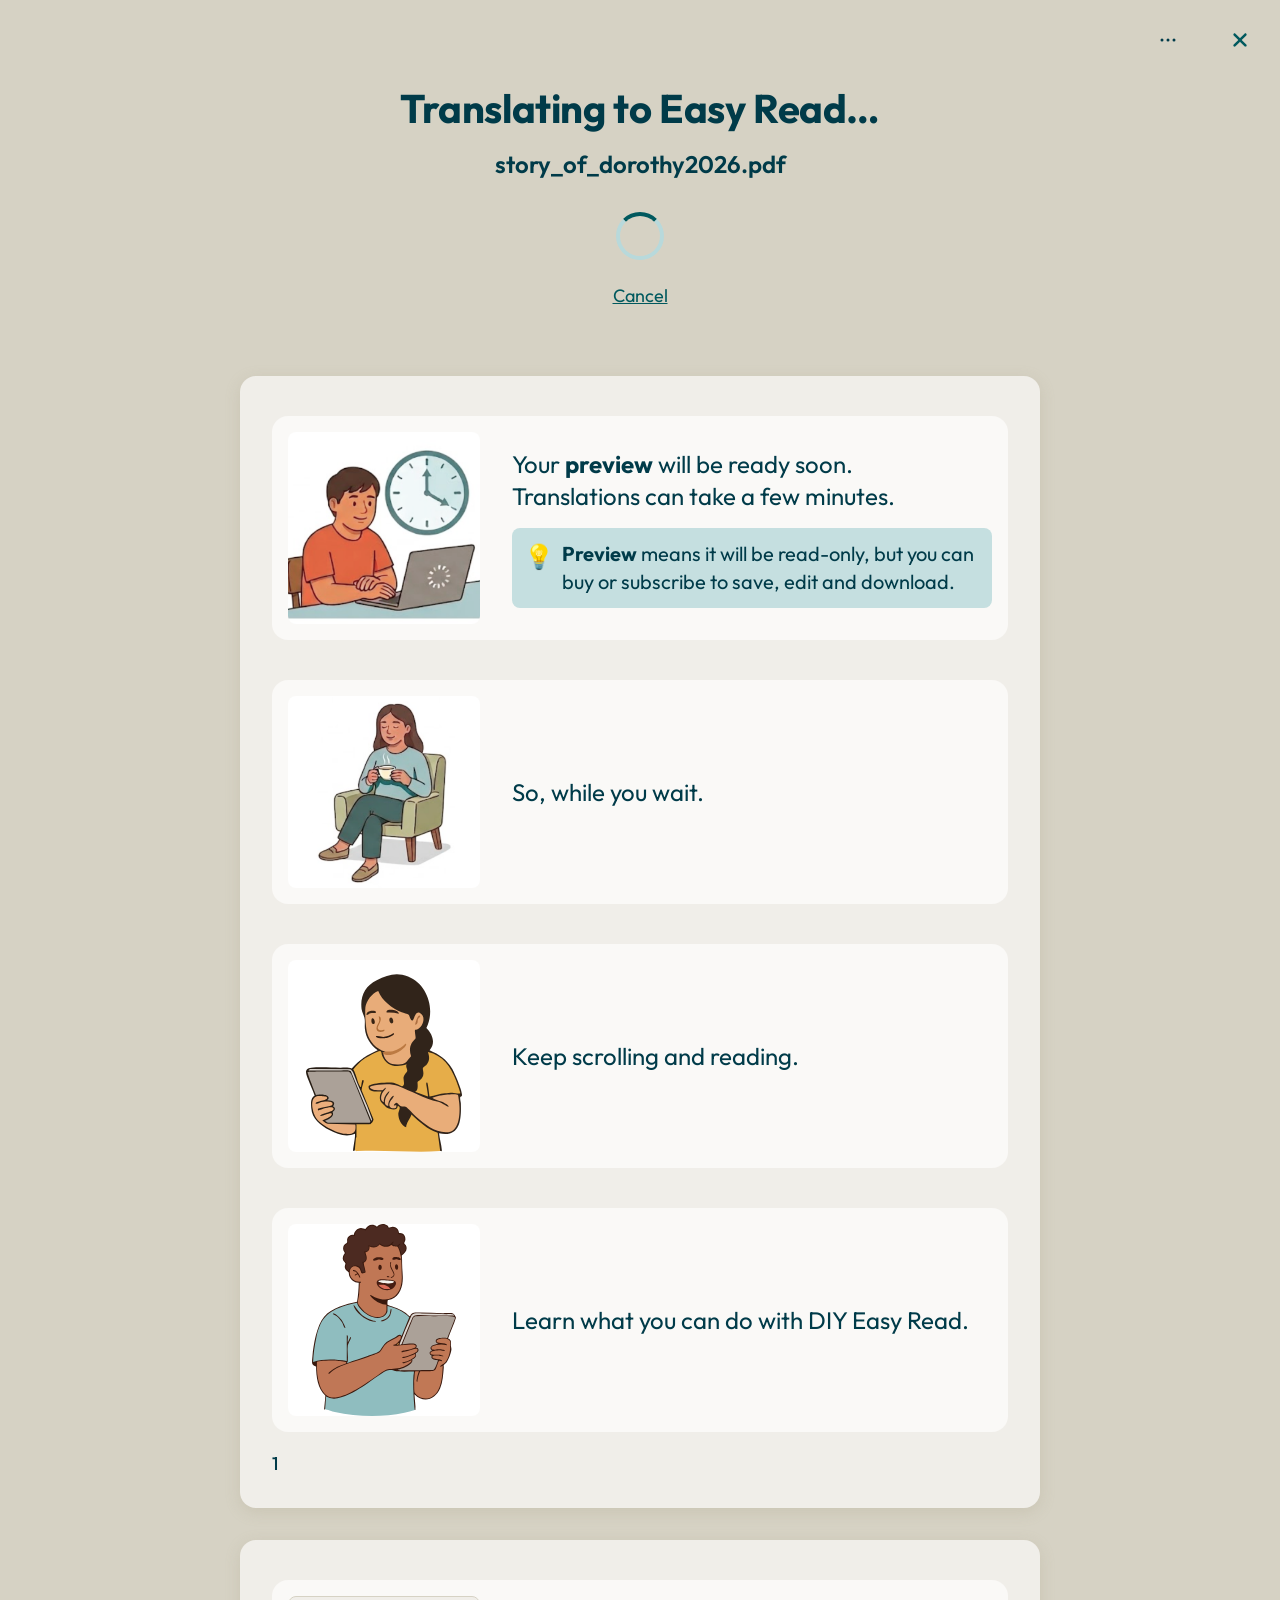
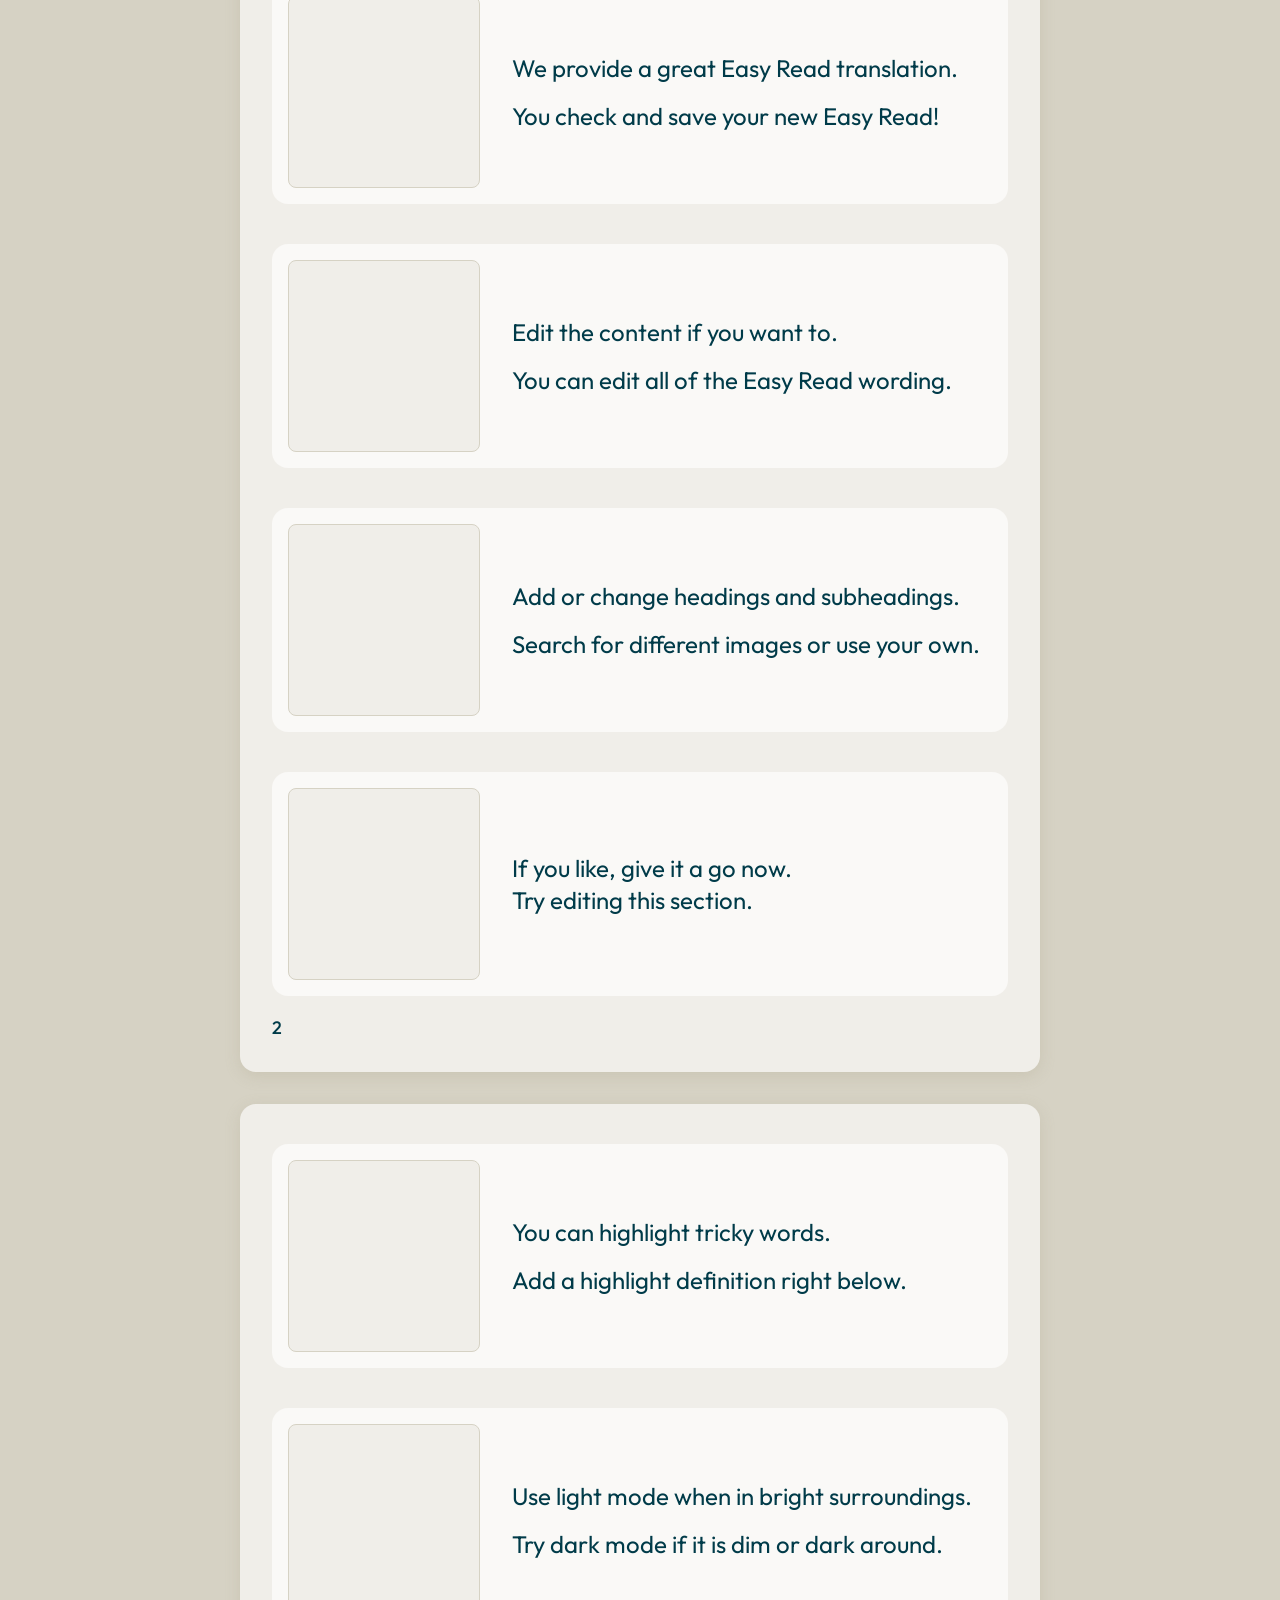
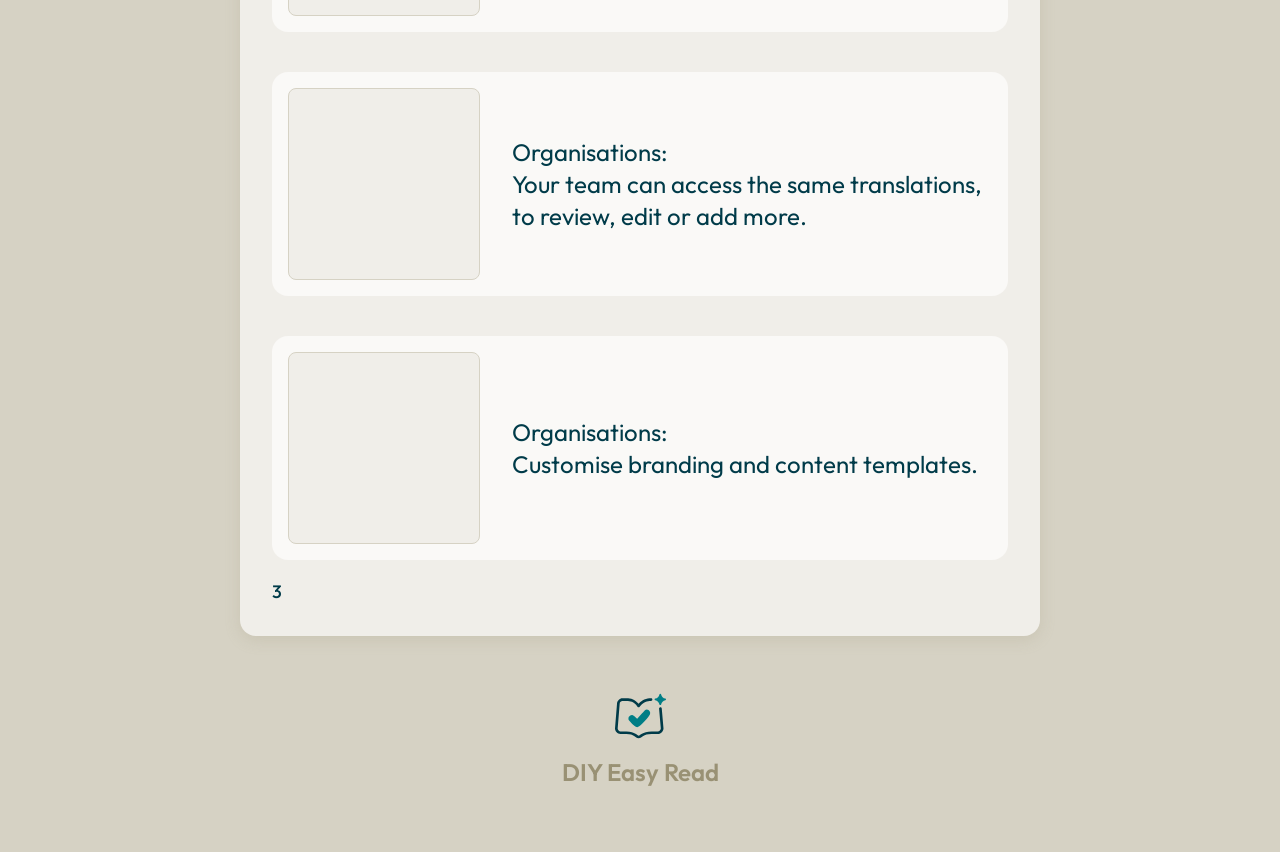
<file: translating.html>
<!DOCTYPE html>
<html lang="en">
<head>
<meta charset="UTF-8">
<meta name="viewport" content="width=device-width, initial-scale=1.0">
<title>Translating to Easy Read — DIY Easy Read</title>
<link rel="stylesheet" href="assets/colors_and_type.css">
<link rel="stylesheet" href="assets/site.css">
</head>
<body>

<div class="translating-page" data-doc-id="translating-intro">
  <button class="icon-fab close" aria-label="Close" onclick="window.location.href='get-started.html'" style="position:fixed;">
    <img src="assets/icons/close.svg" alt="" width="20" height="20">
  </button>
  <button class="icon-fab" aria-label="More options" style="position:fixed; top:var(--space-4); right:88px;">
    <svg width="16" height="16" viewBox="0 0 16 16" fill="none"><circle cx="2" cy="8" r="1.5" fill="currentColor"/><circle cx="8" cy="8" r="1.5" fill="currentColor"/><circle cx="14" cy="8" r="1.5" fill="currentColor"/></svg>
  </button>

  <div class="translating-card">
    <div class="translating-content">
      <h1 class="translating-heading">Translating to Easy Read&hellip;</h1>
      <p class="translating-filename">story_of_dorothy2026.pdf</p>
      <div class="translating-loader"><div class="translating-spinner"></div></div>
      <button class="translating-cancel" onclick="window.location.href='get-started.html'">Cancel</button>
    </div>
  </div>

  <div class="doc-pages">

    <!-- Intro page 1: what's happening / what you can do -->
    <div class="doc-page">
      <div class="doc-content">
        <div class="between-section"><button type="button" class="add-btn"><img src="assets/icons/add.svg" alt="Add block at top" width="16" height="16"></button></div>

        <div class="content-row" data-block-id="t1-r1">
          <div class="content-row-photo-wrap">
            <img class="content-row-photo" src="assets/img/intro/screenshot-preview.png" alt="Screenshot of a DIY Easy Read preview page">
            <button type="button" class="image-edit-trigger" data-image-trigger aria-label="Change image" aria-haspopup="true">
              <svg width="20" height="20" viewBox="0 0 24 24" fill="none"><path d="M21.19 2.81002C20.8494 2.47086 20.4451 2.20254 20.0002 2.02057C19.5553 1.8386 19.0788 1.74658 18.5982 1.74984C18.1176 1.75309 17.6424 1.85155 17.2 2.03953C16.7577 2.22751 16.3569 2.50128 16.021 2.84502L3.521 15.345L1.75 22.25L8.655 20.479L21.155 7.97902C21.4987 7.64309 21.7725 7.24237 21.9605 6.80001C22.1485 6.35766 22.2469 5.88244 22.2502 5.40182C22.2534 4.92119 22.1614 4.44469 21.9795 3.99983C21.7975 3.55497 21.5292 3.15058 21.19 2.81002Z" stroke="currentColor" stroke-width="2" stroke-linecap="round" stroke-linejoin="round"></path><path d="M14.606 4.26001L19.74 9.39401" stroke="currentColor" stroke-width="2" stroke-linecap="round" stroke-linejoin="round"></path></svg>
            </button>
          </div>
          <div class="content-row-text-group">
            <p>Your <strong>preview</strong> will be ready soon.<br>Translations can take a few minutes.</p>
            <div class="content-definition" data-term="preview">
              <span class="content-definition-emoji">&#128161;</span>
              <span><strong>Preview</strong> means it will be read-only, but you can buy or subscribe to save, edit and download.</span>
            </div>
          </div>
          <button type="button" class="edit-btn" data-edit-block><span>Edit</span><img src="assets/icons/edit.svg" alt=""></button>
        </div>
        <div class="between-section"><button type="button" class="add-btn"><img src="assets/icons/add.svg" alt="Add block between sections" width="16" height="16"></button></div>

        <div class="content-row" data-block-id="t1-r2">
          <div class="content-row-photo-wrap">
            <img class="content-row-photo content-row-photo--contain" src="assets/img/intro/screenshot-wait.png" alt="Screenshot of a DIY Easy Read page while waiting">
            <button type="button" class="image-edit-trigger" data-image-trigger aria-label="Change image" aria-haspopup="true">
              <svg width="20" height="20" viewBox="0 0 24 24" fill="none"><path d="M21.19 2.81002C20.8494 2.47086 20.4451 2.20254 20.0002 2.02057C19.5553 1.8386 19.0788 1.74658 18.5982 1.74984C18.1176 1.75309 17.6424 1.85155 17.2 2.03953C16.7577 2.22751 16.3569 2.50128 16.021 2.84502L3.521 15.345L1.75 22.25L8.655 20.479L21.155 7.97902C21.4987 7.64309 21.7725 7.24237 21.9605 6.80001C22.1485 6.35766 22.2469 5.88244 22.2502 5.40182C22.2534 4.92119 22.1614 4.44469 21.9795 3.99983C21.7975 3.55497 21.5292 3.15058 21.19 2.81002Z" stroke="currentColor" stroke-width="2" stroke-linecap="round" stroke-linejoin="round"></path><path d="M14.606 4.26001L19.74 9.39401" stroke="currentColor" stroke-width="2" stroke-linecap="round" stroke-linejoin="round"></path></svg>
            </button>
          </div>
          <p class="content-row-text">So, while you wait.</p>
          <button type="button" class="edit-btn" data-edit-block><span>Edit</span><img src="assets/icons/edit.svg" alt=""></button>
        </div>
        <div class="between-section"><button type="button" class="add-btn"><img src="assets/icons/add.svg" alt="Add block between sections" width="16" height="16"></button></div>

        <div class="content-row" data-block-id="t1-r3">
          <div class="content-row-photo-wrap">
            <img class="content-row-photo content-row-photo--anchored-bottom" src="assets/img/intro/keep-scrolling-icon.svg" alt="Illustration of a person reading">
            <button type="button" class="image-edit-trigger" data-image-trigger aria-label="Change image" aria-haspopup="true">
              <svg width="20" height="20" viewBox="0 0 24 24" fill="none"><path d="M21.19 2.81002C20.8494 2.47086 20.4451 2.20254 20.0002 2.02057C19.5553 1.8386 19.0788 1.74658 18.5982 1.74984C18.1176 1.75309 17.6424 1.85155 17.2 2.03953C16.7577 2.22751 16.3569 2.50128 16.021 2.84502L3.521 15.345L1.75 22.25L8.655 20.479L21.155 7.97902C21.4987 7.64309 21.7725 7.24237 21.9605 6.80001C22.1485 6.35766 22.2469 5.88244 22.2502 5.40182C22.2534 4.92119 22.1614 4.44469 21.9795 3.99983C21.7975 3.55497 21.5292 3.15058 21.19 2.81002Z" stroke="currentColor" stroke-width="2" stroke-linecap="round" stroke-linejoin="round"></path><path d="M14.606 4.26001L19.74 9.39401" stroke="currentColor" stroke-width="2" stroke-linecap="round" stroke-linejoin="round"></path></svg>
            </button>
          </div>
          <p class="content-row-text">Keep scrolling and reading.</p>
          <button type="button" class="edit-btn" data-edit-block><span>Edit</span><img src="assets/icons/edit.svg" alt=""></button>
        </div>
        <div class="between-section"><button type="button" class="add-btn"><img src="assets/icons/add.svg" alt="Add block between sections" width="16" height="16"></button></div>

        <div class="content-row" data-block-id="t1-r4">
          <div class="content-row-photo-wrap">
            <img class="content-row-photo content-row-photo--illustration" src="assets/img/intro/learn-more-illustration.svg" alt="Illustration of a person checking a document">
            <button type="button" class="image-edit-trigger" data-image-trigger aria-label="Change image" aria-haspopup="true">
              <svg width="20" height="20" viewBox="0 0 24 24" fill="none"><path d="M21.19 2.81002C20.8494 2.47086 20.4451 2.20254 20.0002 2.02057C19.5553 1.8386 19.0788 1.74658 18.5982 1.74984C18.1176 1.75309 17.6424 1.85155 17.2 2.03953C16.7577 2.22751 16.3569 2.50128 16.021 2.84502L3.521 15.345L1.75 22.25L8.655 20.479L21.155 7.97902C21.4987 7.64309 21.7725 7.24237 21.9605 6.80001C22.1485 6.35766 22.2469 5.88244 22.2502 5.40182C22.2534 4.92119 22.1614 4.44469 21.9795 3.99983C21.7975 3.55497 21.5292 3.15058 21.19 2.81002Z" stroke="currentColor" stroke-width="2" stroke-linecap="round" stroke-linejoin="round"></path><path d="M14.606 4.26001L19.74 9.39401" stroke="currentColor" stroke-width="2" stroke-linecap="round" stroke-linejoin="round"></path></svg>
            </button>
          </div>
          <p class="content-row-text">Learn what you can do with DIY Easy Read.</p>
          <button type="button" class="edit-btn" data-edit-block><span>Edit</span><img src="assets/icons/edit.svg" alt=""></button>
        </div>
        <div class="between-section"><button type="button" class="add-btn"><img src="assets/icons/add.svg" alt="Add block at bottom" width="16" height="16"></button></div>
      </div>
      <span class="doc-page-num">1</span>
    </div>

    <!-- Intro page 2: feature highlights -->
    <div class="doc-page">
      <div class="doc-content">
        <div class="between-section"><button type="button" class="add-btn"><img src="assets/icons/add.svg" alt="Add block at top" width="16" height="16"></button></div>

        <div class="content-row" data-block-id="t2-r1">
          <div class="content-row-photo-wrap">
            <div class="content-row-photo content-row-photo--placeholder"></div>
            <button type="button" class="image-edit-trigger" data-image-trigger aria-label="Change image" aria-haspopup="true">
              <svg width="20" height="20" viewBox="0 0 24 24" fill="none"><path d="M21.19 2.81002C20.8494 2.47086 20.4451 2.20254 20.0002 2.02057C19.5553 1.8386 19.0788 1.74658 18.5982 1.74984C18.1176 1.75309 17.6424 1.85155 17.2 2.03953C16.7577 2.22751 16.3569 2.50128 16.021 2.84502L3.521 15.345L1.75 22.25L8.655 20.479L21.155 7.97902C21.4987 7.64309 21.7725 7.24237 21.9605 6.80001C22.1485 6.35766 22.2469 5.88244 22.2502 5.40182C22.2534 4.92119 22.1614 4.44469 21.9795 3.99983C21.7975 3.55497 21.5292 3.15058 21.19 2.81002Z" stroke="currentColor" stroke-width="2" stroke-linecap="round" stroke-linejoin="round"></path><path d="M14.606 4.26001L19.74 9.39401" stroke="currentColor" stroke-width="2" stroke-linecap="round" stroke-linejoin="round"></path></svg>
            </button>
          </div>
          <div class="content-row-text-lines">
            <p>We provide a great Easy Read translation.</p>
            <p>You check and save your new Easy Read!</p>
          </div>
          <button type="button" class="edit-btn" data-edit-block><span>Edit</span><img src="assets/icons/edit.svg" alt=""></button>
        </div>
        <div class="between-section"><button type="button" class="add-btn"><img src="assets/icons/add.svg" alt="Add block between sections" width="16" height="16"></button></div>

        <div class="content-row" data-block-id="t2-r2">
          <div class="content-row-photo-wrap">
            <div class="content-row-photo content-row-photo--placeholder"></div>
            <button type="button" class="image-edit-trigger" data-image-trigger aria-label="Change image" aria-haspopup="true">
              <svg width="20" height="20" viewBox="0 0 24 24" fill="none"><path d="M21.19 2.81002C20.8494 2.47086 20.4451 2.20254 20.0002 2.02057C19.5553 1.8386 19.0788 1.74658 18.5982 1.74984C18.1176 1.75309 17.6424 1.85155 17.2 2.03953C16.7577 2.22751 16.3569 2.50128 16.021 2.84502L3.521 15.345L1.75 22.25L8.655 20.479L21.155 7.97902C21.4987 7.64309 21.7725 7.24237 21.9605 6.80001C22.1485 6.35766 22.2469 5.88244 22.2502 5.40182C22.2534 4.92119 22.1614 4.44469 21.9795 3.99983C21.7975 3.55497 21.5292 3.15058 21.19 2.81002Z" stroke="currentColor" stroke-width="2" stroke-linecap="round" stroke-linejoin="round"></path><path d="M14.606 4.26001L19.74 9.39401" stroke="currentColor" stroke-width="2" stroke-linecap="round" stroke-linejoin="round"></path></svg>
            </button>
          </div>
          <div class="content-row-text-lines">
            <p>Edit the content if you want to.</p>
            <p>You can edit all of the Easy Read wording.</p>
          </div>
          <button type="button" class="edit-btn" data-edit-block><span>Edit</span><img src="assets/icons/edit.svg" alt=""></button>
        </div>
        <div class="between-section"><button type="button" class="add-btn"><img src="assets/icons/add.svg" alt="Add block between sections" width="16" height="16"></button></div>

        <div class="content-row" data-block-id="t2-r3">
          <div class="content-row-photo-wrap">
            <div class="content-row-photo content-row-photo--placeholder"></div>
            <button type="button" class="image-edit-trigger" data-image-trigger aria-label="Change image" aria-haspopup="true">
              <svg width="20" height="20" viewBox="0 0 24 24" fill="none"><path d="M21.19 2.81002C20.8494 2.47086 20.4451 2.20254 20.0002 2.02057C19.5553 1.8386 19.0788 1.74658 18.5982 1.74984C18.1176 1.75309 17.6424 1.85155 17.2 2.03953C16.7577 2.22751 16.3569 2.50128 16.021 2.84502L3.521 15.345L1.75 22.25L8.655 20.479L21.155 7.97902C21.4987 7.64309 21.7725 7.24237 21.9605 6.80001C22.1485 6.35766 22.2469 5.88244 22.2502 5.40182C22.2534 4.92119 22.1614 4.44469 21.9795 3.99983C21.7975 3.55497 21.5292 3.15058 21.19 2.81002Z" stroke="currentColor" stroke-width="2" stroke-linecap="round" stroke-linejoin="round"></path><path d="M14.606 4.26001L19.74 9.39401" stroke="currentColor" stroke-width="2" stroke-linecap="round" stroke-linejoin="round"></path></svg>
            </button>
          </div>
          <div class="content-row-text-lines">
            <p>Add or change headings and subheadings.</p>
            <p>Search for different images or use your own.</p>
          </div>
          <button type="button" class="edit-btn" data-edit-block><span>Edit</span><img src="assets/icons/edit.svg" alt=""></button>
        </div>
        <div class="between-section"><button type="button" class="add-btn"><img src="assets/icons/add.svg" alt="Add block between sections" width="16" height="16"></button></div>

        <div class="content-row" data-block-id="t2-r4">
          <div class="content-row-photo-wrap">
            <div class="content-row-photo content-row-photo--placeholder"></div>
            <button type="button" class="image-edit-trigger" data-image-trigger aria-label="Change image" aria-haspopup="true">
              <svg width="20" height="20" viewBox="0 0 24 24" fill="none"><path d="M21.19 2.81002C20.8494 2.47086 20.4451 2.20254 20.0002 2.02057C19.5553 1.8386 19.0788 1.74658 18.5982 1.74984C18.1176 1.75309 17.6424 1.85155 17.2 2.03953C16.7577 2.22751 16.3569 2.50128 16.021 2.84502L3.521 15.345L1.75 22.25L8.655 20.479L21.155 7.97902C21.4987 7.64309 21.7725 7.24237 21.9605 6.80001C22.1485 6.35766 22.2469 5.88244 22.2502 5.40182C22.2534 4.92119 22.1614 4.44469 21.9795 3.99983C21.7975 3.55497 21.5292 3.15058 21.19 2.81002Z" stroke="currentColor" stroke-width="2" stroke-linecap="round" stroke-linejoin="round"></path><path d="M14.606 4.26001L19.74 9.39401" stroke="currentColor" stroke-width="2" stroke-linecap="round" stroke-linejoin="round"></path></svg>
            </button>
          </div>
          <p class="content-row-text">If you like, give it a go now.<br>Try editing this section.</p>
          <button type="button" class="edit-btn" data-edit-block><span>Edit</span><img src="assets/icons/edit.svg" alt=""></button>
        </div>
        <div class="between-section"><button type="button" class="add-btn"><img src="assets/icons/add.svg" alt="Add block at bottom" width="16" height="16"></button></div>
      </div>
      <span class="doc-page-num">2</span>
    </div>

    <!-- Intro page 3: more feature highlights -->
    <div class="doc-page">
      <div class="doc-content">
        <div class="between-section"><button type="button" class="add-btn"><img src="assets/icons/add.svg" alt="Add block at top" width="16" height="16"></button></div>

        <div class="content-row" data-block-id="t3-r1">
          <div class="content-row-photo-wrap">
            <div class="content-row-photo content-row-photo--placeholder"></div>
            <button type="button" class="image-edit-trigger" data-image-trigger aria-label="Change image" aria-haspopup="true">
              <svg width="20" height="20" viewBox="0 0 24 24" fill="none"><path d="M21.19 2.81002C20.8494 2.47086 20.4451 2.20254 20.0002 2.02057C19.5553 1.8386 19.0788 1.74658 18.5982 1.74984C18.1176 1.75309 17.6424 1.85155 17.2 2.03953C16.7577 2.22751 16.3569 2.50128 16.021 2.84502L3.521 15.345L1.75 22.25L8.655 20.479L21.155 7.97902C21.4987 7.64309 21.7725 7.24237 21.9605 6.80001C22.1485 6.35766 22.2469 5.88244 22.2502 5.40182C22.2534 4.92119 22.1614 4.44469 21.9795 3.99983C21.7975 3.55497 21.5292 3.15058 21.19 2.81002Z" stroke="currentColor" stroke-width="2" stroke-linecap="round" stroke-linejoin="round"></path><path d="M14.606 4.26001L19.74 9.39401" stroke="currentColor" stroke-width="2" stroke-linecap="round" stroke-linejoin="round"></path></svg>
            </button>
          </div>
          <div class="content-row-text-lines">
            <p>You can highlight tricky words.</p>
            <p>Add a highlight definition right below.</p>
          </div>
          <button type="button" class="edit-btn" data-edit-block><span>Edit</span><img src="assets/icons/edit.svg" alt=""></button>
        </div>
        <div class="between-section"><button type="button" class="add-btn"><img src="assets/icons/add.svg" alt="Add block between sections" width="16" height="16"></button></div>

        <div class="content-row" data-block-id="t3-r2">
          <div class="content-row-photo-wrap">
            <div class="content-row-photo content-row-photo--placeholder"></div>
            <button type="button" class="image-edit-trigger" data-image-trigger aria-label="Change image" aria-haspopup="true">
              <svg width="20" height="20" viewBox="0 0 24 24" fill="none"><path d="M21.19 2.81002C20.8494 2.47086 20.4451 2.20254 20.0002 2.02057C19.5553 1.8386 19.0788 1.74658 18.5982 1.74984C18.1176 1.75309 17.6424 1.85155 17.2 2.03953C16.7577 2.22751 16.3569 2.50128 16.021 2.84502L3.521 15.345L1.75 22.25L8.655 20.479L21.155 7.97902C21.4987 7.64309 21.7725 7.24237 21.9605 6.80001C22.1485 6.35766 22.2469 5.88244 22.2502 5.40182C22.2534 4.92119 22.1614 4.44469 21.9795 3.99983C21.7975 3.55497 21.5292 3.15058 21.19 2.81002Z" stroke="currentColor" stroke-width="2" stroke-linecap="round" stroke-linejoin="round"></path><path d="M14.606 4.26001L19.74 9.39401" stroke="currentColor" stroke-width="2" stroke-linecap="round" stroke-linejoin="round"></path></svg>
            </button>
          </div>
          <div class="content-row-text-lines">
            <p>Use light mode when in bright surroundings.</p>
            <p>Try dark mode if it is dim or dark around.</p>
          </div>
          <button type="button" class="edit-btn" data-edit-block><span>Edit</span><img src="assets/icons/edit.svg" alt=""></button>
        </div>
        <div class="between-section"><button type="button" class="add-btn"><img src="assets/icons/add.svg" alt="Add block between sections" width="16" height="16"></button></div>

        <div class="content-row" data-block-id="t3-r3">
          <div class="content-row-photo-wrap">
            <div class="content-row-photo content-row-photo--placeholder"></div>
            <button type="button" class="image-edit-trigger" data-image-trigger aria-label="Change image" aria-haspopup="true">
              <svg width="20" height="20" viewBox="0 0 24 24" fill="none"><path d="M21.19 2.81002C20.8494 2.47086 20.4451 2.20254 20.0002 2.02057C19.5553 1.8386 19.0788 1.74658 18.5982 1.74984C18.1176 1.75309 17.6424 1.85155 17.2 2.03953C16.7577 2.22751 16.3569 2.50128 16.021 2.84502L3.521 15.345L1.75 22.25L8.655 20.479L21.155 7.97902C21.4987 7.64309 21.7725 7.24237 21.9605 6.80001C22.1485 6.35766 22.2469 5.88244 22.2502 5.40182C22.2534 4.92119 22.1614 4.44469 21.9795 3.99983C21.7975 3.55497 21.5292 3.15058 21.19 2.81002Z" stroke="currentColor" stroke-width="2" stroke-linecap="round" stroke-linejoin="round"></path><path d="M14.606 4.26001L19.74 9.39401" stroke="currentColor" stroke-width="2" stroke-linecap="round" stroke-linejoin="round"></path></svg>
            </button>
          </div>
          <p class="content-row-text">Organisations:<br>Your team can access the same translations,<br>to review, edit or add more.</p>
          <button type="button" class="edit-btn" data-edit-block><span>Edit</span><img src="assets/icons/edit.svg" alt=""></button>
        </div>
        <div class="between-section"><button type="button" class="add-btn"><img src="assets/icons/add.svg" alt="Add block between sections" width="16" height="16"></button></div>

        <div class="content-row" data-block-id="t3-r4">
          <div class="content-row-photo-wrap">
            <div class="content-row-photo content-row-photo--placeholder"></div>
            <button type="button" class="image-edit-trigger" data-image-trigger aria-label="Change image" aria-haspopup="true">
              <svg width="20" height="20" viewBox="0 0 24 24" fill="none"><path d="M21.19 2.81002C20.8494 2.47086 20.4451 2.20254 20.0002 2.02057C19.5553 1.8386 19.0788 1.74658 18.5982 1.74984C18.1176 1.75309 17.6424 1.85155 17.2 2.03953C16.7577 2.22751 16.3569 2.50128 16.021 2.84502L3.521 15.345L1.75 22.25L8.655 20.479L21.155 7.97902C21.4987 7.64309 21.7725 7.24237 21.9605 6.80001C22.1485 6.35766 22.2469 5.88244 22.2502 5.40182C22.2534 4.92119 22.1614 4.44469 21.9795 3.99983C21.7975 3.55497 21.5292 3.15058 21.19 2.81002Z" stroke="currentColor" stroke-width="2" stroke-linecap="round" stroke-linejoin="round"></path><path d="M14.606 4.26001L19.74 9.39401" stroke="currentColor" stroke-width="2" stroke-linecap="round" stroke-linejoin="round"></path></svg>
            </button>
          </div>
          <p class="content-row-text">Organisations:<br>Customise branding and content templates.</p>
          <button type="button" class="edit-btn" data-edit-block><span>Edit</span><img src="assets/icons/edit.svg" alt=""></button>
        </div>
        <div class="between-section"><button type="button" class="add-btn"><img src="assets/icons/add.svg" alt="Add block at bottom" width="16" height="16"></button></div>
      </div>
      <span class="doc-page-num">3</span>
    </div>

  </div>

  <div class="translating-branding">
    <img src="assets/img/intro/closing-logomark.svg" alt="" width="51" height="48">
    <span>DIY Easy Read</span>
  </div>

  <div class="ready-banner" id="ready-banner">
    <div class="ready-banner-photo">
      <img src="assets/img/intro/ready-thumbsup.svg" alt="">
    </div>
    <div class="ready-banner-content">
      <p>Your Easy Read preview is ready!</p>
      <a class="btn-outline-pill" href="preview.html">
        View preview
        <img src="assets/icons/arrow-right.svg" alt="">
      </a>
    </div>
  </div>
</div>

<div class="dialog-overlay" id="image-popover-overlay" hidden>
  <div class="dialog image-popover" id="image-popover" role="dialog" aria-modal="true" aria-labelledby="image-popover-title" tabindex="-1">
    <button type="button" class="icon-fab close" data-action="close-image-popover" aria-label="Close">
      <img src="assets/icons/close.svg" alt="" width="20" height="20">
    </button>
    <h2 class="dialog-title" id="image-popover-title">Change image</h2>
    <div class="field">
      <label class="field-label" for="image-popover-search">Search image bank</label>
      <div class="editor-toolbar">
        <input type="text" class="field-input" id="image-popover-search" style="flex:1; min-width:200px;">
        <button type="button" class="btn btn-outlined" id="image-popover-search-btn" style="min-height:48px;">Search</button>
      </div>
      <div class="editor-image-grid" id="image-popover-grid"></div>
    </div>
    <div class="editor-upload-row">
      <button type="button" class="btn btn-outlined" id="image-popover-upload-btn">Upload photo</button>
      <input type="file" accept="image/*" id="image-popover-upload-input" hidden>
    </div>
  </div>
</div>

<div class="menu-dropdown add-menu-popover" id="add-block-menu" hidden>
  <button type="button" class="menu-item is-action" data-add-type="section"><span>Add content section</span></button>
  <button type="button" class="menu-item is-action" data-add-type="heading"><span>Add heading</span></button>
  <button type="button" class="menu-item is-action" data-add-type="subheading"><span>Add sub heading</span></button>
</div>

<div class="menu-dropdown row-overflow-menu" id="row-overflow-menu" hidden>
  <button type="button" class="menu-item is-action" data-action="toggle-list">
    <svg width="16" height="16" viewBox="0 0 24 24" fill="none"><circle cx="4" cy="6" r="1.5" fill="#003B49"></circle><path d="M9 6h11" stroke="#003B49" stroke-width="2" stroke-linecap="round"></path><circle cx="4" cy="12" r="1.5" fill="#003B49"></circle><path d="M9 12h11" stroke="#003B49" stroke-width="2" stroke-linecap="round"></path><circle cx="4" cy="18" r="1.5" fill="#003B49"></circle><path d="M9 18h11" stroke="#003B49" stroke-width="2" stroke-linecap="round"></path></svg>
    <span>Add a list</span>
  </button>
  <button type="button" class="menu-item is-action" data-action="add-explanation">
    <span class="content-definition-emoji" style="font-size:20px; line-height:1;">&#128161;</span>
    <span>Add explanation</span>
  </button>
  <div class="menu-divider"></div>
  <button type="button" class="menu-item is-action menu-item-danger" data-action="delete-section">
    <svg width="16" height="16" viewBox="0 0 24 24" fill="none"><path d="M17.5528 21.5192H6.447C6.02624 21.5192 5.62269 21.3521 5.32516 21.0545C5.02762 20.757 4.86047 20.3535 4.86047 19.9326V5.65381H19.1393V19.9326C19.1393 20.3535 18.9722 20.757 18.6746 21.0545C18.3771 21.3521 17.9735 21.5192 17.5528 21.5192Z" stroke="currentColor" stroke-width="2" stroke-linecap="round" stroke-linejoin="round"></path><path d="M9.62016 16.7596V10.4135" stroke="currentColor" stroke-width="2" stroke-linecap="round" stroke-linejoin="round"></path><path d="M14.3799 16.7596V10.4135" stroke="currentColor" stroke-width="2" stroke-linecap="round" stroke-linejoin="round"></path><path d="M1.6875 5.65381H22.3125" stroke="currentColor" stroke-width="2" stroke-linecap="round" stroke-linejoin="round"></path><path d="M14.3799 2.48071H9.62021C9.19944 2.48071 8.79589 2.64787 8.49836 2.9454C8.20082 3.24293 8.03368 3.64647 8.03368 4.06725V5.65379H15.9663V4.06725C15.9663 3.64647 15.7992 3.24293 15.5017 2.9454C15.2041 2.64787 14.8006 2.48071 14.3799 2.48071Z" stroke="currentColor" stroke-width="2" stroke-linecap="round" stroke-linejoin="round"></path></svg>
    <span>Delete section</span>
  </button>
</div>

<script>
  const readyBanner = document.getElementById('ready-banner');
  function showReadyBanner() { readyBanner.classList.add('visible'); }

  setTimeout(showReadyBanner, 30000);
</script>
<script src="assets/content-blocks.js"></script>
<script src="assets/content-editor.js"></script>

</body>
</html>
</file>
<file: assets/colors_and_type.css>
/* ============================================================
   Volition Design System — Colors & Type
   Source: Colours 1.6.fig (palette), Volition brand notes (type)
   Mobile-first. Never use pure #000 or #FFF.
   ============================================================ */

/* -------- Fonts -------- */
@font-face {
  font-family: "Outfit";
  font-style: normal;
  font-weight: 100 900;
  font-display: swap;
  src: url("./fonts/Outfit-VariableFont_wght.ttf") format("truetype-variations");
}
@font-face {
  font-family: "Outfit";
  font-style: normal;
  font-weight: 300;
  font-display: swap;
  src: url("./fonts/Outfit-Light.ttf") format("truetype");
}
@font-face {
  font-family: "Outfit";
  font-style: normal;
  font-weight: 400;
  font-display: swap;
  src: url("./fonts/Outfit-Regular.ttf") format("truetype");
}
@font-face {
  font-family: "Outfit";
  font-style: normal;
  font-weight: 500;
  font-display: swap;
  src: url("./fonts/Outfit-Medium.ttf") format("truetype");
}
@font-face {
  font-family: "Outfit";
  font-style: normal;
  font-weight: 600;
  font-display: swap;
  src: url("./fonts/Outfit-SemiBold.ttf") format("truetype");
}

:root {
  /* ============================================================
     RAW PALETTE — Colours 1.6
     Never reference these directly in product code. Use the
     semantic tokens below. Palette is intentionally softened —
     no pure black, no pure white.
     ============================================================ */

  /* Teal — primary brand, text, dark backgrounds */
  --teal-900: #00232B;   /* Black Teal */
  --teal-800: #003B49;   /* Text dark — primary body text */
  --teal-700: #004752;
  --teal-600: #00595E;
  --teal-500: #0C7E86;
  --teal-400: #579A9E;   /* Interactive borders only */
  --teal-300: #8FBDBF;
  --teal-200: #B8D9DB;
  --teal-100: #EBF1F2;

  /* Lavender */
  --lavender-900: #150C3D;
  --lavender-800: #3A3161;
  --lavender-700: #43396F;
  --lavender-600: #4E4285;
  --lavender-500: #7567B8;
  --lavender-400: #9387CC;   /* Interactive borders only */
  --lavender-300: #B6ACE3;
  --lavender-200: #D4CEF5;
  --lavender-100: #EDEBF5;

  /* Pounamu (greenstone) */
  --pounamu-800: #163D16;
  --pounamu-600: #215C21;
  --pounamu-500: #458D42;
  --pounamu-400: #629E5F;   /* Interactive borders only */
  --pounamu-300: #8EC28C;
  --pounamu-200: #B2D8AF;
  --pounamu-100: #EAF2E4;

  /* Rose */
  --rose-800: #6F1900;
  --rose-600: #991F1F;
  --rose-500: #CC3939;
  --rose-400: #E06969;   /* Interactive borders only */
  --rose-300: #ED9A9A;
  --rose-200: #F5C9C9;
  --rose-100: #F5E6E6;

  /* Sand — warm neutrals, never pure white */
  --sand-400: #999174;   /* Interactive borders only */
  --sand-300: #B8B19A;
  --sand-200: #D6D2C4;
  --sand-100: #F0EEE9;   /* Warm off-white surface */
  --sand-000: #FAF9F7;   /* White Sand — app background, replaces pure white */

  /* ============================================================
     SEMANTIC TOKENS — Volition themes collection (28 vars)
     Source: Design Components 1.7 → Variables → Volition themes.
     Two themes: "Default" (Decision Maker, teal) and "Supporter"
     (lavender). Values verified against Figma Variables panel.
     Bind components to these. Never reference raw palette.
     ============================================================ */

  /* --- Text --- */
  --text-dark:     var(--teal-800);   /* body & headings */
  --text-mid:      var(--teal-600);   /* secondary */
  --text-light:    var(--teal-500);   /* tertiary, captions */
  --text-inverted: var(--sand-000);   /* text on dark/coloured bg */

  /* --- Icon --- */
  --icon:          var(--teal-600);
  --icon-mid:      var(--teal-500);
  --icon-inverted: var(--sand-000);

  /* --- Borders --- */
  --borders:       var(--teal-400);   /* interactive borders */

  /* --- Backgrounds --- */
  --bg-800:        var(--teal-800);   /* dark fill (buttons, headers) */
  --bg-600:        var(--teal-600);
  --bg-200:        var(--teal-200);
  --bg-150:        #D6D2C4;           /* warm neutral @ 50% — unique to Default */
  --bg-100:        var(--sand-100);

  /* --- Panels --- */
  --panel-highlight: var(--sand-000);   /* White sand — raised surfaces */
  --panel-mid:       rgba(250, 249, 247, 0.5);  /* #FAF9F7 @ 50% */
  --panel-lowlight:  var(--bg-100);     /* = Background 100 */
  --panel-shadow:    var(--sand-300);   /* Sand 300 in Default */

  /* --- Status: error / delete --- */
  --error-default: var(--rose-600);
  --error-mid:     var(--rose-500);

  /* --- Focus --- */
  --focus:         var(--teal-900);
  --focus-stroke:  2px;

  /* --- Dividers --- */
  --divider-dark:    var(--teal-400);
  --divider-default: var(--teal-300);

  /* --- Buttons --- */
  --button-base: var(--teal-700);
  --button-mid:  var(--teal-500);

  /* ============================================================
     LEGACY SHORTHAND — kept so existing components keep working
     while we migrate call-sites to the real semantic names above.
     ============================================================ */
  --surface-app:         var(--bg-100);
  --surface-raised:      var(--panel-highlight);
  --surface-sunken:      var(--bg-100);
  --surface-inverse:     var(--bg-800);
  --fg-primary:          var(--text-dark);
  --fg-secondary:        var(--text-mid);
  --fg-tertiary:         var(--text-light);
  --fg-inverse:          var(--text-inverted);
  --fg-link:             var(--button-base);
  --border-subtle:       var(--divider-default);
  --border-default:      var(--divider-dark);
  --border-interactive:  var(--borders);
  --border-focus:        var(--focus);
  --accent-primary:      var(--button-base);
  --accent-primary-hover:var(--text-dark);
  --accent-secondary:    var(--button-mid);
  --accent-light:        var(--button-mid);
  --accent-muted:        var(--bg-200);
  --status-success:      var(--pounamu-600);
  --status-success-bg:   var(--pounamu-100);
  --status-warning:      var(--error-mid);
  --status-warning-bg:   var(--rose-100);
  --status-danger:       var(--error-default);
  --status-danger-bg:    var(--rose-100);
  --status-info:         var(--lavender-500);
  --status-info-bg:      var(--lavender-100);

  /* Focus ring — built from semantic --focus */
  --focus-ring: 0 0 0 var(--focus-stroke) var(--focus);

  /* ============================================================
     SPACING — 8pt grid with 4pt sub-step
     ============================================================ */
  --space-0:   0;
  --space-1:   4px;
  --space-2:   8px;
  --space-3:  12px;
  --space-4:  16px;
  --space-5:  24px;
  --space-6:  32px;
  --space-7:  40px;
  --space-8:  48px;
  --space-9:  64px;
  --space-10: 96px;

  /* ============================================================
     RADII — generous, friendly, never sharp
     ============================================================ */
  --radius-xs: 4px;
  --radius-sm: 8px;
  --radius-md: 12px;
  --radius-lg: 16px;   /* default card */
  --radius-xl: 24px;
  --radius-2xl: 32px;
  --radius-pill: 9999px;

  /* ============================================================
     ELEVATION — soft, warm-tinted shadows.
     Uses teal-900 at low opacity (never pure black).
     ============================================================ */
  --elev-0: none;
  --elev-1: 0 1px 2px rgba(0, 35, 43, 0.06),
            0 1px 1px rgba(0, 35, 43, 0.04);
  --elev-2: 0 2px 4px rgba(0, 35, 43, 0.06),
            0 4px 8px rgba(0, 35, 43, 0.06);
  --elev-3: 0 4px 12px rgba(0, 35, 43, 0.08),
            0 8px 24px rgba(0, 35, 43, 0.06);
  --elev-4: 0 12px 32px rgba(0, 35, 43, 0.12),
            0 24px 48px rgba(0, 35, 43, 0.08);

  /* ============================================================
     TOUCH TARGETS — WCAG 2.5.5 AAA
     ============================================================ */
  --touch-min: 44px;

  /* ============================================================
     MOTION — calm, no bounce. Neurologically considerate.
     ============================================================ */
  --ease-standard: cubic-bezier(0.2, 0, 0, 1);
  --ease-entrance: cubic-bezier(0, 0, 0, 1);
  --ease-exit:     cubic-bezier(0.4, 0, 1, 1);
  --dur-fast:   120ms;
  --dur-base:   200ms;
  --dur-slow:   320ms;

  /* ============================================================
     TYPE — Mobile-first scale.
     Desktop values are tuned separately; these are the mobile
     source of truth. Sentence case ALWAYS. Never italic.
     ============================================================ */
  --font-family:        "Outfit", system-ui, sans-serif;
  --font-weight-regular: 400;
  --font-weight-medium:  500;
  --font-weight-semibold: 600;

  /* Scale — Volition source of truth. Sentence case always. Never italic,
     never all caps, no abbreviations. Paragraph/list spacing is the
     margin-bottom when this size heads a block. */

  /* Headers */
  --fs-hero:    40px;   --lh-hero:    48px;   --sp-hero:   32px;  /* Hero */
  --fs-xxl:     32px;   --lh-xxl:     40px;   --sp-xxl:    24px;  /* XXL / H1 */
  --fs-xl:      24px;   --lh-xl:      32px;   --sp-xl:     16px;  /* XL / H2 */

  /* Body */
  --fs-body-lg: 20px;   --lh-body-lg: 28px;   --sp-body-lg: 16px; /* Body large */
  --fs-base:    18px;   --lh-base:    28px;   --sp-base:    8px;  /* Body base */
  --fs-small:   16px;   --lh-small:   24px;   --sp-small:   8px;  /* Body small */

  /* Legacy / caption */
  --fs-caption: 12px;   --lh-caption: 16px;  /* Caption — use sparingly */
}

/* ============================================================
   THEME: SUPPORTER — lavender family
   Source: Design Components 1.7 → Variables → Volition themes
   (right column). Same 28 roles, re-mapped to lavender. A few
   entries stay identical across themes (White sand, Background 100
   mapping for panel-lowlight, the error/delete rose ramp, and
   Panel mid's #FAF9F7 @ 50%).
   ============================================================ */
[data-theme="supporter"] {
  /* Text */
  --text-dark:     var(--lavender-800);
  --text-mid:      var(--lavender-600);
  --text-light:    var(--lavender-500);
  --text-inverted: var(--sand-000);

  /* Icon */
  --icon:          var(--lavender-600);
  --icon-mid:      var(--lavender-500);
  --icon-inverted: var(--sand-000);

  /* Borders */
  --borders:       var(--lavender-400);

  /* Backgrounds */
  --bg-800:        var(--lavender-800);
  --bg-600:        var(--lavender-600);
  --bg-200:        var(--lavender-200);
  --bg-150:        #D3CEEB;            /* lavender warm neutral @ 50% */
  --bg-100:        var(--lavender-100);

  /* Panels */
  --panel-highlight: var(--sand-000);
  --panel-mid:       rgba(250, 249, 247, 0.5);
  --panel-lowlight:  var(--bg-100);     /* = Background 100 (now lavender-100) */
  --panel-shadow:    var(--lavender-400);

  /* Error / delete — same rose ramp in both themes */
  --error-default: var(--rose-600);
  --error-mid:     var(--rose-500);

  /* Focus */
  --focus:         var(--teal-900);     /* Teal 900 in both themes */
  --focus-stroke:  2px;

  /* Dividers */
  --divider-dark:    var(--lavender-400);
  --divider-default: var(--lavender-300);

  /* Buttons */
  --button-base: var(--lavender-700);
  --button-mid:  var(--lavender-500);

  /* Legacy shorthand re-resolves via cascade — no need to redeclare */
}

/* ============================================================
   DARK MODE — deferred until the light library is stable.
   Kept as a placeholder role-flip for now.
   ============================================================ */
[data-theme="dark"] {
  --surface-app:    var(--teal-900);
  --surface-raised: var(--teal-800);
  --surface-sunken: var(--teal-700);
  --surface-inverse: var(--sand-000);

  --fg-primary:   var(--sand-000);
  --fg-secondary: var(--teal-200);
  --fg-tertiary:  var(--teal-300);
  --fg-inverse:   var(--teal-800);
  --fg-link:      var(--lavender-300);

  --border-subtle:      rgba(255,255,255,0.08);
  --border-default:     rgba(255,255,255,0.16);
  --border-interactive: var(--teal-400);
  --border-focus:       var(--lavender-300);

  --accent-primary:       var(--teal-500);
  --accent-primary-hover: var(--teal-400);
  --accent-secondary:     var(--lavender-300);
  --accent-light:         var(--teal-600);
  --accent-muted:         var(--teal-700);

  --elev-1: 0 1px 2px rgba(0,0,0,0.32);
  --elev-2: 0 4px 12px rgba(0,0,0,0.36);
  --elev-3: 0 8px 24px rgba(0,0,0,0.44);
  --elev-4: 0 24px 48px rgba(0,0,0,0.52);
}

/* ============================================================
   BASE — semantic element styles (source of truth for markup)
   ============================================================ */
html, body {
  margin: 0;
  background: var(--surface-app);
  color: var(--fg-primary);
  font-family: var(--font-family);
  font-size: var(--fs-base);
  line-height: var(--lh-base);
  font-weight: var(--font-weight-regular);
  -webkit-font-smoothing: antialiased;
  text-rendering: optimizeLegibility;
}

h1, .h1 {
  font-size: var(--fs-hero);
  line-height: var(--lh-hero);
  font-weight: var(--font-weight-semibold);
  letter-spacing: -0.01em;
  color: var(--fg-primary);
  text-wrap: balance;
  margin: 0;
}
h2, .h2 {
  font-size: var(--fs-xxl);
  line-height: var(--lh-xxl);
  font-weight: var(--font-weight-semibold);
  letter-spacing: -0.005em;
  color: var(--fg-primary);
  text-wrap: balance;
  margin: 0;
}
h3, .h3 {
  font-size: var(--fs-xl);
  line-height: var(--lh-xl);
  font-weight: var(--font-weight-semibold);
  color: var(--fg-primary);
  text-wrap: balance;
  margin: 0;
}
h4, .h4 {
  font-size: var(--fs-body-lg);
  line-height: var(--lh-body-lg);
  font-weight: var(--font-weight-semibold);
  color: var(--fg-primary);
  margin: 0;
}

p, .body {
  font-size: var(--fs-base);
  line-height: var(--lh-base);
  color: var(--fg-primary);
  text-wrap: pretty;
  margin: 0;
}
.body-large {
  font-size: var(--fs-body-lg);
  line-height: var(--lh-body-lg);
}
.body-small, small {
  font-size: var(--fs-small);
  line-height: var(--lh-small);
  color: var(--fg-secondary);
}
.caption {
  font-size: var(--fs-caption);
  line-height: var(--lh-caption);
  color: var(--fg-tertiary);
}

a, .link {
  color: var(--fg-link);
  text-decoration: underline;
  text-decoration-thickness: 8%;
  text-underline-offset: 16%;
  text-decoration-skip-ink: auto;
  font-weight: var(--font-weight-medium);
}
a:hover { color: var(--teal-800); }

::selection { background: var(--lavender-200); color: var(--teal-800); }

*:focus-visible {
  outline: none;
  box-shadow: var(--focus-ring);
  border-radius: var(--radius-xs);
}

/* Never italic — per brand */
em, i, cite, address, dfn { font-style: normal; font-weight: var(--font-weight-medium); }
</file>
<file: assets/site.css>
/* ============================================================
   DIY Easy Read — prototype layer
   Layout and components built on top of colors_and_type.css.
   Never redefine tokens here — only layout/structure.
   ============================================================ */

* { box-sizing: border-box; }

.wrap {
  max-width: 980px;
  margin: 0 auto;
  padding: 0 var(--space-5);
}

/* -------- Header -------- */
.site-header {
  display: flex;
  align-items: center;
  justify-content: space-between;
  padding: var(--space-5) 0;
}
.logo {
  display: flex;
  align-items: center;
  gap: var(--space-2);
}
.logo img { width: 283px; height: 75px; }

.nav-right {
  display: flex;
  align-items: center;
  gap: var(--space-6);
}

.main-nav {
  display: flex;
  align-items: center;
  gap: var(--space-6);
}
.main-nav a {
  text-decoration: none;
  color: var(--fg-primary);
  font-size: var(--fs-body-lg);
  line-height: var(--lh-body-lg);
  font-weight: var(--font-weight-regular);
}

.nav-actions .link {
  font-size: var(--fs-body-lg);
  line-height: var(--lh-body-lg);
  font-weight: var(--font-weight-regular);
  text-decoration: none;
  color: var(--fg-primary);
}
.nav-actions .link:hover { color: var(--accent-primary); }
.main-nav a:hover { color: var(--accent-primary); }
.main-nav a[aria-current="page"] { color: var(--accent-primary); }

.nav-actions {
  display: flex;
  align-items: center;
  gap: var(--space-6);
}

/* -------- Buttons -------- */
.btn {
  display: inline-flex;
  align-items: center;
  justify-content: center;
  gap: var(--space-2);
  min-height: var(--touch-min);
  padding: var(--space-3) var(--space-5);
  border-radius: var(--radius-pill);
  font-weight: var(--font-weight-semibold);
  font-size: var(--fs-body-lg);
  line-height: var(--lh-body-lg);
  text-decoration: none;
  border: 2px solid transparent;
  cursor: pointer;
  transition: background-color var(--dur-base) var(--ease-standard),
              color var(--dur-base) var(--ease-standard),
              border-color var(--dur-base) var(--ease-standard);
}
.btn-filled {
  background: var(--bg-800);
  color: var(--text-inverted);
}
.btn-filled:hover { background: var(--teal-900); }
.btn-outlined {
  background: transparent;
  color: var(--fg-primary);
  border-color: var(--borders);
}
.btn-outlined:hover { background: var(--bg-100); }
.btn-link {
  background: none;
  border: none;
  padding: 0;
  min-height: auto;
  color: var(--fg-link);
  text-decoration: underline;
  text-decoration-thickness: 8%;
  text-underline-offset: 16%;
  font-weight: var(--font-weight-medium);
}

/* -------- Hero -------- */
.hero {
  display: grid;
  grid-template-columns: 1fr 1fr;
  gap: var(--space-8);
  align-items: center;
  padding: var(--space-9) 0;
}
.hero h1 { margin-bottom: var(--space-5); }
.hero .lede { margin-bottom: var(--space-6); }
.hero .cta-row { display: flex; flex-direction: column; align-items: flex-start; gap: var(--space-4); }
.hero-art {
  display: flex;
  align-items: center;
  justify-content: center;
}
.hero-art img { max-width: 420px; }

.quote {
  background: var(--lavender-700);
  color: var(--text-inverted);
  border: none;
  margin: 0;
  padding: var(--space-8) var(--space-5);
  position: relative;
  font-style: italic;
  font-size: var(--fs-body-lg);
  line-height: var(--lh-body-lg);
  text-align: center;
  max-width: 720px;
  margin-left: auto;
  margin-right: auto;
}
.quote::before {
  content: "\201C";
  display: block;
  font-style: normal;
  font-weight: var(--font-weight-semibold);
  font-size: 64px;
  line-height: 1;
  color: var(--lavender-400);
  margin-bottom: var(--space-3);
}
.quote cite { display: block; margin-top: var(--space-4); font-weight: var(--font-weight-semibold); color: var(--text-inverted); font-style: normal; }
.quote-band {
  background: var(--lavender-700);
  width: 100%;
}

/* -------- Sections -------- */
.section { padding: var(--space-8) 0; }
.section-title { margin-bottom: var(--space-6); }
.feature-row {
  display: grid;
  grid-template-columns: 1fr 1fr;
  gap: var(--space-8);
  align-items: center;
  padding: var(--space-6) 0;
}
.feature-row + .feature-row { border-top: 1px solid var(--border-subtle); }
.feature-row .art {
  aspect-ratio: 4 / 3;
  border-radius: var(--radius-lg);
  background: var(--panel-lowlight);
  border: 1px solid var(--border-subtle);
}
.feature-row ul { margin: var(--space-4) 0 0; padding-left: var(--space-5); }
.feature-row li { margin-bottom: var(--space-2); }

/* -------- FAQ -------- */
.faq-tabs {
  display: flex;
  gap: var(--space-2);
  flex-wrap: wrap;
  margin-bottom: var(--space-6);
}
.faq-tab {
  padding: var(--space-2) var(--space-4);
  border-radius: var(--radius-pill);
  border: 2px solid var(--borders);
  background: transparent;
  font-weight: var(--font-weight-medium);
  color: var(--fg-primary);
  cursor: pointer;
}
.faq-tab[aria-selected="true"] {
  background: var(--bg-800);
  color: var(--text-inverted);
  border-color: var(--bg-800);
}
.faq-item {
  border-bottom: 1px solid var(--border-subtle);
}
.faq-question {
  width: 100%;
  display: flex;
  align-items: center;
  justify-content: space-between;
  gap: var(--space-4);
  padding: var(--space-5) 0;
  background: none;
  border: none;
  text-align: left;
  font-family: var(--font-family);
  font-size: var(--fs-body-lg);
  font-weight: var(--font-weight-semibold);
  color: var(--fg-primary);
  cursor: pointer;
}
.faq-question .chev { transition: transform var(--dur-base) var(--ease-standard); flex-shrink: 0; }
.faq-item[open] .faq-question .chev { transform: rotate(180deg); }
.faq-answer { padding: 0 0 var(--space-5); color: var(--fg-secondary); }
.faq-answer ul { padding-left: var(--space-5); }
.faq-answer li { margin-bottom: var(--space-2); }

/* -------- Pricing -------- */
.pricing-groups { display: flex; flex-direction: column; gap: var(--space-9); }
.pricing-group-title { text-align: center; margin-bottom: var(--space-2); }
.pricing-group-sub { text-align: center; max-width: 640px; margin: 0 auto var(--space-6); color: var(--fg-secondary); }
.pricing-cards {
  display: grid;
  grid-template-columns: repeat(3, 1fr);
  gap: var(--space-5);
}
.price-card {
  background: var(--panel-highlight);
  border: 1px solid var(--border-subtle);
  border-radius: var(--radius-lg);
  box-shadow: var(--elev-2);
  padding: var(--space-6);
  display: flex;
  flex-direction: column;
  gap: var(--space-4);
  position: relative;
}
.price-card.popular { border-color: var(--borders); }
.badge {
  position: absolute;
  top: -14px;
  left: var(--space-5);
  background: var(--accent-secondary);
  color: var(--text-inverted);
  font-size: var(--fs-small);
  font-weight: var(--font-weight-semibold);
  padding: var(--space-1) var(--space-4);
  border-radius: var(--radius-pill);
}
.price-card .tier-name { font-weight: var(--font-weight-semibold); font-size: var(--fs-small); color: var(--fg-secondary); }
.price-card .price { font-size: var(--fs-xxl); font-weight: var(--font-weight-semibold); }
.price-card .price span { font-size: var(--fs-small); font-weight: var(--font-weight-regular); color: var(--fg-secondary); }
.price-card ul { list-style: none; margin: 0; padding: 0; display: flex; flex-direction: column; gap: var(--space-2); }
.price-card li { display: flex; gap: var(--space-2); align-items: flex-start; }
.price-card li img { flex-shrink: 0; margin-top: 2px; }
.price-card .addons { border-top: 1px solid var(--border-subtle); padding-top: var(--space-4); font-size: var(--fs-small); color: var(--fg-secondary); }

/* -------- Footer -------- */
.site-footer {
  border-top: 1px solid var(--border-subtle);
  padding: var(--space-8) 0;
  margin-top: var(--space-9);
  display: flex;
  justify-content: space-between;
  align-items: center;
  color: var(--fg-secondary);
  font-size: var(--fs-small);
}
.site-footer nav { display: flex; gap: var(--space-5); }
.site-footer a { color: var(--fg-secondary); }

/* -------- Cookie banner (kept for parity, dismissible) -------- */
.cookie-banner {
  position: fixed;
  left: 0; right: 0; bottom: 0;
  background: var(--bg-800);
  color: var(--text-inverted);
  padding: var(--space-4) var(--space-5);
  display: flex;
  align-items: center;
  justify-content: space-between;
  gap: var(--space-5);
  z-index: 50;
}
.cookie-banner a { color: var(--text-inverted); }
.cookie-banner .actions { display: flex; gap: var(--space-3); align-items: center; flex-shrink: 0; }
.cookie-banner .btn-outlined { border-color: var(--text-inverted); color: var(--text-inverted); }
.cookie-banner .btn-filled { background: var(--sand-000); color: var(--text-dark); }
.cookie-banner .close-btn { background: none; border: none; cursor: pointer; }
.cookie-banner .close-btn img { filter: invert(1); }

/* -------- Step pill (nav CTA showing flow progress) -------- */
.btn-step {
  display: inline-flex;
  align-items: center;
  justify-content: center;
  min-height: var(--touch-min);
  padding: var(--space-3) var(--space-5);
  border-radius: var(--radius-pill);
  font-weight: var(--font-weight-semibold);
  font-size: var(--fs-body-lg);
  line-height: 32px;
  background: var(--panel-highlight);
  color: var(--fg-primary);
}

/* ============================================================
   Walkthrough: Upload → Translate → Ready → Preview → Dashboard
   Rebuilt from the DIY Easy Read.fig walkthrough handoff, 2026-07-20.
   Exact px/type/colour values transcribed from the handoff source —
   not rounded to the type scale above where the two don't match.
   ============================================================ */

@keyframes diy-spin { from { transform: rotate(0deg); } to { transform: rotate(360deg); } }

/* -------- Screen 0: Landing hero / drop zone -------- */
.hero-drop {
  position: relative;
  border-radius: var(--radius-xl);
  background: radial-gradient(544px 260px at 50% 40%, var(--sand-000) 3%, var(--sand-100) 37%, var(--sand-200) 100%);
  box-shadow: inset 0 0 16px rgba(0, 0, 0, 0.15);
  display: flex;
  flex-direction: row;
  align-items: center;
  justify-content: center;
  gap: var(--space-6);
  cursor: pointer;
  min-height: 432px;
  overflow: hidden;
  margin-top: var(--space-4);
  margin-left: calc(-1 * var(--space-5));
  margin-right: calc(-1 * var(--space-5));
  width: calc(100% + var(--space-5) * 2);
  padding: 0 var(--space-6);
  box-sizing: border-box;
}
/* Positioned out of flow so its width/presence never shifts the text block */
.hero-drop-illustration { position: absolute; top: var(--space-5); left: var(--space-6); width: 558px; height: 408px; }
.hero-drop-illustration img { width: 100%; height: 100%; object-fit: contain; display: block; }
/* Sits over the illustration, in the clear space above the person's hand */
.hero-drop-content {
  position: absolute;
  top: 24px; bottom: 160px;
  left: calc(var(--space-6) * 2);
  right: var(--space-6);
  display: flex; flex-direction: column; align-items: center; gap: var(--space-1);
}
.hero-drop-content .arrow { width: 64px; height: 64px; }
.hero-drop-content .lead-in { font-size: 24px; line-height: 32px; font-weight: 400; color: var(--fg-primary); text-align: center; margin: 0; }
.hero-drop-content .heading { margin: 0; text-align: center; }
.hero-drop-content .heading-main { font-size: 52px; line-height: 48px; font-weight: 600; color: var(--fg-primary); }
.hero-drop-content .heading-sub { font-size: 32px; line-height: 44px; font-weight: 500; color: var(--fg-primary); }
.hero-drop-content .heading-accent { font-size: 32px; line-height: 44px; font-weight: 700; color: var(--button-base); }
.hero-drop-content .caption { font-size: var(--fs-body-lg); line-height: var(--lh-body-lg); color: var(--fg-primary); }

/* -------- Screen 2: Ready (shared backdrop) -------- */
.translate-backdrop {
  min-height: 100vh;
  background: radial-gradient(526px 300px at 50% 45%, var(--sand-100) 0%, var(--sand-200) 100%);
  display: flex;
  align-items: center;
  justify-content: center;
  padding: var(--space-5);
  box-sizing: border-box;
}
.ready-note span { font-size: 14px; line-height: 20px; color: var(--fg-secondary); }

/* -------- Screen 1: Translating -------- */
.translating-page {
  min-height: 100vh;
  background: var(--sand-200);
  position: relative;
  display: flex;
  flex-direction: column;
  align-items: center;
  padding: var(--space-6) var(--space-5);
  box-sizing: border-box;
}
.translating-card {
  position: relative;
  width: 800px; max-width: 100%;
  min-height: 312px;
  margin-top: var(--space-2);
  padding: 0 34px;
  display: flex; flex-direction: column; align-items: center; justify-content: center;
  box-sizing: border-box;
}
.translating-content { display: flex; flex-direction: column; align-items: center; gap: var(--space-2); }
.translating-heading { font-size: 40px; line-height: 48px; font-weight: 700; color: var(--fg-primary); text-align: center; margin: 0; }
.translating-filename { font-size: 24px; line-height: 32px; font-weight: 600; color: var(--fg-primary); margin: 0; padding: var(--space-2) 0; }
.translating-loader { width: 80px; height: 80px; display: flex; align-items: center; justify-content: center; }
.translating-spinner { width: 48px; height: 48px; border-radius: 50%; border: 4px solid var(--bg-200); border-top-color: var(--fg-secondary); animation: diy-spin 900ms linear infinite; }
.translating-cancel {
  font-size: 18px; line-height: 24px; font-weight: 400; color: var(--fg-secondary);
  text-decoration: underline; text-decoration-thickness: 8%;
  background: none; border: none; font-family: inherit; cursor: pointer; padding: 0;
}

.translating-branding { display: flex; flex-direction: column; align-items: center; gap: var(--space-4); padding: var(--space-6) 0; }
.translating-branding img { display: block; }
.translating-branding span { font-size: 24px; line-height: 32px; font-weight: 600; color: var(--sand-400); }

/* Fixed banner that slides in from the top once the (simulated) translation completes, letting the reader jump straight to the preview without losing their scroll position */
.ready-banner {
  position: fixed;
  top: 0; left: 50%;
  transform: translateX(-50%) translateY(calc(-100% - var(--space-6)));
  transition: transform 480ms var(--ease-standard);
  width: 752px; max-width: calc(100% - 32px);
  background: var(--sand-100);
  box-shadow: 0 4px 16px rgba(77, 72, 58, 0.5);
  border-radius: 0 0 var(--radius-lg) var(--radius-lg);
  padding: var(--space-6);
  display: flex; flex-direction: row; align-items: center; gap: var(--space-6);
  box-sizing: border-box;
  z-index: 15;
}
.ready-banner.visible { transform: translateX(-50%) translateY(0); }
.ready-banner-photo { width: 192px; height: 192px; border-radius: var(--radius-sm); background: var(--sand-000); flex-shrink: 0; display: flex; align-items: center; justify-content: center; box-sizing: border-box; }
.ready-banner-photo img { width: 60%; height: 60%; object-fit: contain; }
.ready-banner-content { display: flex; flex-direction: column; gap: 14px; align-items: flex-start; }
.ready-banner-content p { font-size: 24px; line-height: 32px; color: var(--fg-primary); margin: 0; }
.btn-outline-pill {
  display: inline-flex; align-items: center; gap: var(--space-2);
  background: var(--sand-000); color: var(--fg-primary);
  border: 2px solid var(--borders); border-radius: var(--radius-pill);
  padding: var(--space-3) 28px;
  font-family: inherit; font-size: var(--fs-body-lg); line-height: var(--lh-body-lg); font-weight: 600;
  text-decoration: none; cursor: pointer;
}

.ready-card {
  width: 752px; max-width: 100%;
  border-radius: var(--radius-xl);
  background: var(--sand-100);
  box-shadow: 0 4px 32px rgba(0, 35, 43, 0.3);
  padding: var(--space-6);
  display: flex; flex-direction: column; gap: var(--space-6); align-items: flex-start;
  box-sizing: border-box;
}
.ready-note { display: flex; flex-direction: column; gap: var(--space-1); }
.ready-note span { font-size: 16px; line-height: 24px; color: var(--fg-secondary); }
.btn-view-easyread {
  display: inline-flex; align-items: center; gap: var(--space-2);
  background: var(--button-base); color: var(--text-inverted);
  border: none; border-radius: var(--radius-pill);
  padding: var(--space-3) var(--space-6);
  font-family: inherit; font-size: 24px; line-height: 32px; font-weight: 500;
  min-height: 64px; cursor: pointer; text-decoration: none;
}
.btn-view-easyread img { width: 24px; height: 24px; filter: brightness(0) saturate(100%) invert(100%); }

/* -------- Screens 3 & 5: Easy Read document preview (guest + authenticated) -------- */
.preview-backdrop {
  position: relative; width: 100%;
  background: radial-gradient(526px 242px at 50% 30%, #BEB9A5 72%, var(--sand-200) 100%);
  overflow: hidden;
  display: flex; flex-direction: column; align-items: center;
  padding: var(--space-5) 0;
}
.doc-backdrop {
  position: relative; width: 100%; min-height: 100vh;
  background: radial-gradient(453px 290px at 50% 38%, #BEB9A5 41%, var(--sand-200) 100%);
  display: flex; flex-direction: column; align-items: center;
}
.doc-backdrop.dark { background: radial-gradient(453px 290px at 50% 38%, var(--button-base) 41%, var(--teal-900) 100%); }

.preview-watermark-big {
  position: fixed; left: 0; top: 50%; width: 100%;
  transform: translateY(-50%);
  text-align: center;
  /* 24.84vw renders the word "Preview" (Outfit Bold) at ~92% of the viewport width, measured empirically */
  font-size: 24.84vw; line-height: 100%; font-weight: 700;
  color: #4D483A; opacity: 0.08; pointer-events: none; white-space: nowrap;
  z-index: 50;
}

.icon-fab {
  width: 48px; height: 48px; border-radius: var(--radius-pill);
  background: var(--sand-000); border: none;
  box-shadow: 0 2px 4px rgba(0, 35, 43, 0.06), 0 4px 8px rgba(0, 35, 43, 0.06);
  cursor: pointer; display: flex; align-items: center; justify-content: center;
}
.icon-fab.close { position: absolute; top: var(--space-4); right: var(--space-4); z-index: 5; }
.menu-anchor { position: absolute; top: var(--space-4); right: 88px; }

/* The document/translating views' close/options icons sit directly on the page background
   (not a solid dialog surface), so they stay transparent at rest and only pick up the
   .icon-fab fill on hover/open — and stay position:fixed so they don't scroll away with the
   page content. */
#doc-backdrop > .icon-fab.close, #doc-backdrop .menu-anchor,
.translating-page > .icon-fab { position: fixed; z-index: 5; }
#doc-backdrop .icon-fab, .translating-page > .icon-fab {
  background: none; box-shadow: none; color: var(--fg-primary);
  transition: background var(--dur-fast) var(--ease-standard), color var(--dur-fast) var(--ease-standard);
}
#doc-backdrop .icon-fab:hover, .translating-page > .icon-fab:hover,
#doc-backdrop .icon-fab[aria-expanded="true"], .translating-page > .icon-fab[aria-expanded="true"] {
  background: var(--bg-800); color: var(--text-inverted);
}
#doc-backdrop .icon-fab:hover img, .translating-page > .icon-fab:hover img,
#doc-backdrop .icon-fab[aria-expanded="true"] img, .translating-page > .icon-fab[aria-expanded="true"] img { filter: brightness(0) invert(1); }

.menu-dropdown {
  position: absolute; right: 0; top: 36px; width: 200px;
  border-radius: var(--radius-lg); background: var(--sand-000);
  box-shadow: inset 0 0 0 2px var(--sand-200), 0 4px 8px rgba(0, 35, 43, 0.1);
  padding: var(--space-2) 0; display: flex; flex-direction: column; z-index: 10;
}
.menu-dropdown.doc-menu { top: 56px; }
.menu-dropdown[hidden] { display: none; }
.menu-item { display: flex; flex-direction: row; align-items: center; gap: var(--space-3); padding: var(--space-3) var(--space-5); }
/* .menu-item's own unconditional display:flex has the same specificity as the [hidden]
   attribute's UA-stylesheet default (display:none) — author CSS wins the tie, so without
   this override, hiding an individual item (e.g. Add a list/Add explanation on a heading
   row) never actually took visual effect despite the `hidden` property being set correctly. */
.menu-item[hidden] { display: none; }
.menu-item.is-action { cursor: pointer; background: none; border: none; text-align: left; font-family: inherit; width: 100%; }
.menu-item span { font-size: 18px; line-height: 24px; color: var(--fg-primary); }
.menu-item .dot { width: 16px; height: 16px; border-radius: 50%; border: 1.5px solid var(--fg-secondary); }
.add-menu-popover .menu-item:hover span,
.row-overflow-menu .menu-item:hover span:not(.content-definition-emoji) { text-decoration: underline; }

.preview-head { position: relative; padding: var(--space-2) 0; display: flex; flex-direction: column; gap: var(--space-4); align-items: center; }
.preview-head h2 { font-size: 32px; line-height: 40px; font-weight: 600; color: var(--fg-primary); text-align: center; margin: 0; max-width: 480px; }
.preview-head-cta { display: flex; flex-direction: row; gap: var(--space-2); align-items: center; }
.preview-head-cta span { font-size: 24px; line-height: 32px; color: var(--fg-primary); }
.btn-signin-pill {
  background: var(--bg-800); color: var(--text-inverted); border: none; border-radius: var(--radius-pill);
  padding: var(--space-2) 20px; font-family: inherit; font-size: 18px; line-height: 24px; font-weight: 500;
  min-height: 48px; cursor: pointer; text-decoration: none; display: inline-flex; align-items: center;
}

.doc-pages { position: relative; display: flex; flex-direction: column; gap: var(--space-6); align-items: center; max-width: 980px; margin: 0 auto; padding: var(--space-5) var(--space-5); box-sizing: border-box; width: 100%; }

.doc-page {
  position: relative;
  width: 800px; max-width: 100%; height: 1132px; flex-shrink: 0;
  border-radius: var(--radius-lg); background: var(--sand-100);
  box-shadow: 0 4px 16px rgba(153, 145, 116, 0.2);
  display: flex; flex-direction: column;
  padding: 0 var(--space-6) var(--space-6) var(--space-6);
  box-sizing: border-box; overflow: hidden;
}
.doc-page-num { position: absolute; left: var(--space-6); bottom: var(--space-6); font-size: 18px; line-height: 24px; font-weight: 500; color: var(--fg-primary); }

.doc-cover { flex: 1; display: flex; flex-direction: column; align-items: flex-start; gap: var(--space-5); align-self: stretch; padding-top: var(--space-6); box-sizing: border-box; min-height: 0; width: 100%; }
.doc-cover .doc-logo { height: 40px; width: auto; flex-shrink: 0; }
.doc-cover-title { font-size: 64px; line-height: 1.15; font-weight: 700; color: var(--fg-primary); margin: 0 var(--space-6); flex-shrink: 0; }
.doc-cover-art { width: 100%; border-radius: var(--radius-lg); background: var(--sand-000); display: flex; align-items: center; justify-content: center; padding: var(--space-4); box-sizing: border-box; }
.doc-cover-art img { width: 100%; height: auto; display: block; }
.doc-cover-intro { display: flex; flex-direction: column; gap: var(--space-2); flex-shrink: 0; width: calc(100% - 64px); margin: 0 var(--space-6); box-sizing: border-box; }
.doc-cover-intro p { font-size: 28px; line-height: 36px; color: var(--fg-primary); margin: 0; }

/* Cover page editing: the title/image/intro reuse .content-row's edit-mode machinery (Edit
   button, Cancel/Save, image-edit-trigger) but must look exactly as before at rest — no card
   background/border/shadow — since Dave didn't ask for a visual redesign, only for these to
   become editable. The card chrome only appears while a cover block is actively being edited. */
.doc-cover .content-row {
  position: relative; display: block; width: auto; min-height: 0; flex-shrink: 0;
  background: none; padding: 0; border-radius: 0; box-shadow: none;
}
.doc-cover .content-row:hover { background: none; box-shadow: none; }
.doc-cover .content-row.is-editing {
  display: flex; flex-direction: column; gap: var(--space-4); align-items: stretch;
  background: var(--sand-000); padding: var(--space-4); border-radius: var(--radius-lg);
  box-shadow: 0 2px 4px rgba(0, 35, 43, 0.06), 0 4px 8px rgba(0, 35, 43, 0.06);
}
/* .doc-cover-art doubles as .content-row-photo-wrap (the image-edit-trigger's positioning
   context) rather than nesting a second wrapper inside it — avoids a percentage-width child
   trying to size itself against an unsized wrapper. */
.doc-cover-art .content-row-photo { width: 100%; height: auto; object-fit: initial; background: none; border-radius: 0; }
/* Specificity needs to beat plain .content-row-text-group's own gap/min-height/font-size —
   the cover intro keeps its existing look, just gains the class getTextBlockEls looks for. */
.doc-cover-intro.content-row-text-group { gap: var(--space-2); min-height: 0; flex: none; }
.doc-cover-intro.content-row-text-group p { font-size: 28px; line-height: 36px; }

.doc-content { flex: 1; display: flex; flex-direction: column; gap: 0; align-items: center; align-self: stretch; box-sizing: border-box; width: 100%; }

.between-section { height: 40px; align-self: stretch; flex-shrink: 0; display: flex; align-items: center; justify-content: center; }
.add-btn {
  width: 32px; height: 32px; border-radius: var(--radius-pill); background: transparent;
  border: 0; font-family: inherit;
  display: flex; align-items: center; justify-content: center; cursor: pointer;
  opacity: 0; pointer-events: none;
  transition: opacity var(--dur-base) var(--ease-standard), background var(--dur-fast) var(--ease-standard), box-shadow var(--dur-fast) var(--ease-standard);
}
/* Hovering a content-row also reveals the "+" on its neighbouring between-section bars, never a duplicate on the row itself */
.between-section:hover .add-btn,
.content-row:hover + .between-section .add-btn,
.between-section:has(+ .content-row:hover) .add-btn,
.add-btn:focus-visible { opacity: 1; pointer-events: auto; }
.add-btn:hover { background: var(--sand-100); box-shadow: inset 0 0 0 1px rgba(0, 35, 43, 0.3); }
.add-btn:focus-visible { outline: 2px solid var(--focus); outline-offset: 2px; }

.content-row {
  position: relative;
  width: 736px; max-width: 100%; min-height: 224px; flex-shrink: 0;
  border-radius: var(--radius-lg); background: var(--sand-000);
  display: flex; flex-direction: row; gap: var(--space-6); padding: var(--space-4);
  /* Centered by default; .content-row--top (JS-toggled, see content-blocks.js) switches to top-aligned once the text is taller than the 192px photo */
  align-items: center; justify-content: center; box-sizing: border-box;
  transition: box-shadow var(--dur-base) var(--ease-standard), background var(--dur-base) var(--ease-standard);
}
.content-row--top { align-items: flex-start; }
.content-row.is-editing { gap: var(--space-4); }
.content-row:hover {
  background: linear-gradient(rgba(250, 249, 247, 0.5), rgba(250, 249, 247, 0.5)), linear-gradient(var(--sand-100), var(--sand-100));
  box-shadow: inset 0 0 0 1px rgba(0, 35, 43, 0.3);
}
.content-row-photo { width: 192px; height: 192px; border-radius: var(--radius-sm); flex-shrink: 0; object-fit: cover; display: block; background: #FFFFFF; }
.content-row-photo--placeholder { background: var(--sand-100); border: 1px solid var(--sand-200); box-sizing: border-box; }
/* Full-figure character illustrations need to show the whole figure, not a tight photographic crop */
.content-row-photo--illustration { object-fit: contain; }
.content-row-photo--contain { object-fit: contain; }
/* Slightly smaller and pinned to the bottom of the frame rather than centered */
.content-row-photo--anchored-bottom { object-fit: contain; object-position: center bottom; padding-top: 14px; box-sizing: border-box; }
.content-row-text { font-size: 24px; line-height: 32px; color: var(--fg-primary); flex: 1; margin: 0; }
.content-row-text-group, .content-row-text-lines { display: flex; flex-direction: column; gap: var(--space-4); justify-content: center; flex: 1; min-height: 192px; box-sizing: border-box; }
.content-row--top .content-row-text-group, .content-row--top .content-row-text-lines { justify-content: flex-start; }
.content-row-text-group p, .content-row-text-lines p { font-size: 24px; line-height: 32px; color: var(--fg-primary); margin: 0; }
.content-row-text-group ul, .content-row-text-lines ul {
  margin: 0; padding-left: 28px; display: flex; flex-direction: column; gap: var(--space-2);
}
.content-row-text-group li, .content-row-text-lines li { font-size: 24px; line-height: 32px; color: var(--fg-primary); }
/* #C5DFE0 is a one-off teal wash for this callout, not a named token — see handoff README */
.content-definition { border-radius: var(--radius-sm); background: #C5DFE0; display: flex; flex-direction: row; gap: var(--space-2); padding: var(--space-3); align-items: flex-start; box-sizing: border-box; }
.content-definition svg { flex-shrink: 0; }
.content-definition span { font-size: 20px; line-height: 28px; color: var(--fg-primary); flex: 1; }
/* Scoped under .content-definition (not just .content-definition-emoji) so this beats
   the ".content-definition span { flex: 1 }" rule above, which would otherwise also
   match this span and make it share the row's width 50/50 with the definition text. */
.content-definition .content-definition-emoji { font-size: 24px; line-height: 32px; flex: none; }
.content-definition-icon { width: 24px; height: 24px; flex: none; }

.edit-btn {
  position: absolute; top: var(--space-4); right: var(--space-4);
  border: 0; font-family: inherit;
  opacity: 0; pointer-events: none; transition: opacity var(--dur-base) var(--ease-standard);
  display: inline-flex; align-items: center; gap: var(--space-2); height: 40px;
  border-radius: var(--radius-pill); background: var(--sand-100);
  box-shadow: inset 0 0 0 1px rgba(0, 35, 43, 0.3);
  padding: var(--space-2) var(--space-4) var(--space-2) 20px; box-sizing: border-box; cursor: pointer;
}
.content-row:hover .edit-btn,
.content-row:focus-within .edit-btn,
.edit-btn:focus-visible { opacity: 1; pointer-events: auto; }
.edit-btn:focus-visible { outline: 2px solid var(--focus); outline-offset: 2px; }
.edit-btn span { font-size: 20px; line-height: 28px; font-weight: 600; color: var(--fg-primary); white-space: nowrap; }

.preview-footer-cta { position: relative; display: flex; flex-direction: column; gap: var(--space-4); align-items: center; padding-top: var(--space-4); text-align: center; }
.preview-footer-cta p { font-size: 24px; line-height: 32px; color: var(--fg-primary); text-align: center; max-width: 480px; margin: 0; }
.btn-buy-subscribe {
  background: var(--bg-800); color: var(--text-inverted); border: none; border-radius: var(--radius-pill);
  padding: var(--space-3) var(--space-6); font-family: inherit; font-size: 24px; line-height: 32px; font-weight: 500;
  min-height: 64px; cursor: pointer; text-decoration: none; display: inline-flex; align-items: center;
}

/* -------- Content block editor -------- */
.dialog {
  background: var(--bg-100); color: var(--fg-primary);
  border: none; border-radius: var(--radius-lg); box-shadow: var(--elev-3);
  padding: var(--space-6); box-sizing: border-box;
  width: 640px; max-width: calc(100% - var(--space-6)); max-height: calc(100% - var(--space-8));
  overflow-y: auto;
}
.dialog::backdrop { background: rgba(0, 35, 43, 0.5); }
/* Hand-built modal (overlay + .dialog panel) for cases using the Radix-style pattern instead
   of a native <dialog> — the overlay supplies what ::backdrop/showModal() would otherwise
   give a real <dialog> for free: full-viewport dimming and centering. */
.dialog-overlay {
  position: fixed; inset: 0; z-index: 30;
  background: rgba(0, 35, 43, 0.5);
  display: flex; align-items: center; justify-content: center;
  padding: var(--space-5); box-sizing: border-box;
}
.dialog-overlay[hidden] { display: none; }
.dialog .icon-fab.close { position: absolute; top: var(--space-4); right: var(--space-4); }
.dialog-title { font-size: 28px; line-height: 36px; font-weight: 600; color: var(--fg-primary); margin: 0 56px var(--space-5) 0; }
.dialog p { font-size: var(--fs-body-lg); line-height: var(--lh-body-lg); font-weight: var(--font-weight-regular); color: var(--fg-primary); margin: 0; }
.dialog-actions {
  display: flex; justify-content: flex-end; gap: var(--space-3);
  margin-top: var(--space-6); padding-top: var(--space-5); border-top: 1px solid var(--divider-default);
}

.field { display: flex; flex-direction: column; gap: var(--space-2); }
.field-label { font-size: var(--fs-body-lg); line-height: var(--lh-body-lg); font-weight: var(--font-weight-semibold); color: var(--fg-primary); }
.field-hint { font-size: 18px; line-height: 24px; color: var(--fg-secondary); margin: 0; }
.field-input, .editor-contenteditable {
  font-family: inherit; font-size: 20px; line-height: 28px; font-weight: var(--font-weight-regular);
  padding: var(--space-3) var(--space-4); box-sizing: border-box; width: 100%;
  border: 1px solid var(--teal-400); border-radius: 10px;
  background: var(--sand-000); color: var(--fg-primary);
}
/* Single 1px border only. Two things this has to beat: the border's own outline-based
   focus treatment (see above), and the separate global `*:focus-visible { box-shadow:
   var(--focus-ring) }` reset (colors_and_type.css) that adds its own 2px ring via box-shadow
   — outline:none alone doesn't cancel that, it's a different property. Both are neutralized
   here so border-color is the only focus indicator. */
.field-input:focus, .editor-contenteditable:focus {
  outline: none; box-shadow: none; border-color: var(--teal-700);
}
.editor-contenteditable { min-height: 136px; }
.editor-contenteditable strong { font-weight: 700; }
.editor-contenteditable p { margin: 0 0 var(--space-3) 0; }
.editor-contenteditable ul { margin: 0 0 var(--space-3) 0; padding-left: 28px; }
.editor-contenteditable li { margin-bottom: var(--space-1); }
.editor-contenteditable p:last-child, .editor-contenteditable ul:last-child { margin-bottom: 0; }

.editor-toolbar { display: flex; gap: var(--space-3); align-items: center; flex-wrap: wrap; }

.editor-image-current { width: 160px; height: 160px; border-radius: var(--radius-sm); object-fit: cover; background: var(--sand-000); display: block; }
.editor-image-grid { display: flex; flex-wrap: wrap; gap: var(--space-3); }
.editor-image-thumb {
  width: 96px; height: 96px; border-radius: var(--radius-sm); overflow: hidden; padding: 0;
  border: 2px solid var(--borders); background: var(--sand-000); cursor: pointer;
}
.editor-image-thumb img { width: 100%; height: 100%; object-fit: cover; display: block; }
.editor-image-thumb[aria-pressed="true"] { border-color: var(--bg-800); box-shadow: inset 0 0 0 2px var(--bg-800); }
.editor-image-thumb:focus-visible { outline: 2px solid var(--focus); outline-offset: 4px; }
.editor-upload-row { display: flex; align-items: center; gap: var(--space-3); flex-wrap: wrap; }

/* Matches the Figma "EasyRead Content block" explanation treatment (node 532:7898):
   teal-200 background, "Add an explanation for <term>" label above the input. */
.editor-explanation-list { display: flex; flex-direction: column; gap: var(--space-2); }
.editor-explanation-list:empty { display: none; }
.editor-explanation-item { display: flex; flex-direction: column; gap: var(--space-2); padding: var(--space-3) var(--space-4) var(--space-4); border-radius: var(--radius-sm); background: var(--teal-200); box-sizing: border-box; }
.editor-explanation-header { display: flex; align-items: center; justify-content: space-between; gap: var(--space-3); }
.editor-explanation-term { font-size: 20px; line-height: 28px; font-weight: var(--font-weight-regular); color: var(--teal-800); }
.editor-explanation-term strong { font-weight: var(--font-weight-semibold); }
.editor-explanation-close {
  width: 32px; height: 32px; flex-shrink: 0; border: none; background: none;
  border-radius: var(--radius-pill); cursor: pointer;
  display: flex; align-items: center; justify-content: center;
  transition: background var(--dur-fast) var(--ease-standard);
}
.editor-explanation-close:hover { background: rgba(0, 35, 43, 0.08); }
.editor-empty-hint { font-size: 18px; line-height: 24px; color: var(--fg-secondary); font-style: italic; margin: 0; }

/* Inline editing: a row being edited grows in place, so the page it's on is allowed to
   overflow its normally-fixed height for as long as editing is active (see .doc-page:has
   below) — repagination only runs again once editing exits, via contentblocks:changed. */
.content-row.is-editing {
  position: relative; z-index: 2; align-items: flex-start;
  box-shadow: 0 8px 24px rgba(0, 35, 43, 0.18);
}
.doc-page:has(.content-row.is-editing) { overflow: visible; }
.content-row.is-editing .edit-btn { display: none; }

.content-row-photo-wrap { position: relative; flex-shrink: 0; }
.image-edit-trigger {
  position: absolute; top: var(--space-2); right: var(--space-2); width: 40px; height: 40px;
  border-radius: var(--radius-pill); background: var(--sand-100); color: var(--teal-700); border: 0; padding: 0;
  display: flex; align-items: center; justify-content: center; cursor: pointer;
  opacity: 0; pointer-events: none;
  transition: opacity var(--dur-base) var(--ease-standard), background var(--dur-fast) var(--ease-standard), color var(--dur-fast) var(--ease-standard);
}
/* Hover shows it as a "content section" affordance (matching .edit-btn's own hover reveal);
   editing keeps it shown unconditionally rather than only while actually hovered. */
.content-row:hover .image-edit-trigger,
.content-row.is-editing .image-edit-trigger,
.image-edit-trigger:focus-visible { opacity: 1; pointer-events: auto; }
.image-edit-trigger:hover { background: var(--teal-700); color: var(--icon-inverted); }
.image-edit-trigger:focus-visible { outline: 2px solid var(--focus); outline-offset: 2px; }

.content-row-edit-body { display: flex; flex-direction: column; gap: var(--space-2); flex: 1; min-width: 0; }
.row-editor-actions {
  margin-top: 0; padding-top: 0; border-top: none;
  justify-content: space-between; align-items: center;
}
.row-editor-actions-left { display: flex; gap: var(--space-3); align-items: center; }
/* height, not min-height: the base .btn padding (--space-3 vertical) plus its 20px/28px
   text pushes natural height to 56px, past a min-height floor. Padding is tightened here so
   48px is the real rendered height, not just a floor a taller box ignores. */
.row-editor-actions-left .btn { height: 48px; padding-top: var(--space-2); padding-bottom: var(--space-2); }
/* Heading/sub-heading rows get a smaller Cancel/Save pair than a regular content row. */
.content-row--heading .row-editor-actions-left .btn,
.content-row--subheading .row-editor-actions-left .btn {
  height: var(--touch-min); padding-top: var(--space-1); padding-bottom: var(--space-1);
}
.btn-icon { width: 16px; height: 16px; flex-shrink: 0; }
/* brightness(0) invert(1) — not invert(1) alone, which turns this icon's saturated teal
   stroke pink instead of white. Same fix as .image-edit-trigger img above. */
.icon-invert { filter: brightness(0) invert(1); }

/* Transparent at rest, filled dark only on hover or while its menu is open — it was
   previously filled (and shadowed) unconditionally, which read as permanently pressed. */
.row-overflow-btn {
  width: 48px; height: 48px; border-radius: var(--radius-pill); flex-shrink: 0;
  background: none; color: var(--fg-primary); border: none; cursor: pointer;
  box-shadow: none;
  display: flex; align-items: center; justify-content: center;
  transition: background var(--dur-fast) var(--ease-standard), color var(--dur-fast) var(--ease-standard);
}
.row-overflow-btn:hover,
.row-overflow-btn[aria-expanded="true"] { background: var(--bg-800); color: var(--text-inverted); }
.row-overflow-btn:focus-visible { outline: 2px solid var(--focus); outline-offset: 2px; }

/* Heading/sub-heading rows have exactly one overflow action (delete) — shown directly
   instead of behind a one-item dropdown. Same transparent-at-rest recipe as
   .row-overflow-btn, but hovers into a danger tint rather than the neutral dark fill. */
.row-delete-btn {
  width: var(--touch-min); height: var(--touch-min); border-radius: var(--radius-pill); flex-shrink: 0;
  background: none; color: var(--fg-primary); border: none; cursor: pointer;
  display: flex; align-items: center; justify-content: center;
  transition: background var(--dur-fast) var(--ease-standard), color var(--dur-fast) var(--ease-standard);
}
.row-delete-btn:hover { background: var(--rose-100); color: var(--rose-600); }
.row-delete-btn:focus-visible { outline: 2px solid var(--focus); outline-offset: 2px; }

.row-overflow-menu { width: 240px; }
.menu-item-danger span { color: var(--rose-600); }
.menu-item-danger svg { color: var(--rose-600); }
.menu-divider { height: 1px; background: var(--divider-default); margin: var(--space-2) 0; }

.content-row--heading, .content-row--subheading { min-height: 0; justify-content: flex-start; align-items: center; }
.content-row-heading-text { margin: 0; flex: 1; }
.content-row--heading .content-row-heading-text { font-size: 40px; line-height: 48px; font-weight: 700; }
.content-row--subheading .content-row-heading-text { font-size: 32px; line-height: 40px; font-weight: 700; }
/* Same single-border pattern as .field-input/.editor-contenteditable — a border, not an
   offset outline, so it's one visible ring rather than a border-plus-detached-outline. */
.content-row-heading-text[contenteditable="true"] {
  border: 1px solid var(--teal-400); border-radius: 4px; padding: var(--space-1) var(--space-2);
  margin: calc(var(--space-1) * -1) calc(var(--space-2) * -1);
}
.content-row-heading-text[contenteditable="true"]:focus {
  outline: none; box-shadow: none; border-color: var(--teal-700);
}

.add-menu-popover, .row-overflow-menu { position: fixed; z-index: 20; }
.add-menu-popover { width: 220px; }
/* Now a proper <dialog> (see document.html/translating.html) rather than a JS-positioned
   dropdown — reuses .dialog's own centering, backdrop, 32px padding, and close-button slot. */
.image-popover { width: 640px; }

/* -------- Screen 4: Dashboard -------- */
.dashboard-page { min-height: 100vh; background: var(--sand-100); color: var(--fg-primary); }
.dashboard-page.dark { background: var(--teal-900); color: var(--sand-000); }
.dashboard-page .wrap { display: flex; flex-direction: column; gap: var(--space-6); padding-bottom: var(--space-9); box-sizing: border-box; }
.dashboard-header { padding: var(--space-6) 0; display: flex; flex-direction: row; justify-content: space-between; align-items: center; }
.dashboard-account { position: relative; display: flex; flex-direction: row; align-items: center; gap: var(--space-3); cursor: pointer; background: none; border: none; font-family: inherit; }
.dashboard-account span { font-size: 16px; line-height: 24px; color: inherit; }
.dashboard-section-head { display: flex; flex-direction: row; justify-content: space-between; align-items: center; border-top: 1px solid var(--borders); border-bottom: 1px solid var(--borders); padding: var(--space-4) 0; }
.dashboard-section-head h1 { font-size: 40px; line-height: 48px; font-weight: 600; margin: 0; color: inherit; }
.dashboard-sort { display: flex; flex-direction: row; align-items: center; gap: var(--space-1); margin-top: var(--space-1); background: none; border: none; font-family: inherit; cursor: pointer; }
.dashboard-sort span { font-size: 16px; line-height: 24px; color: inherit; }
.btn-new-translation {
  background: var(--button-base); color: var(--text-inverted); border: none; border-radius: var(--radius-pill);
  padding: var(--space-4) var(--space-6) var(--space-4) var(--space-5);
  font-family: inherit; font-size: 24px; line-height: 32px; font-weight: 500;
  min-height: 64px; cursor: pointer; text-decoration: none; display: inline-flex; align-items: center;
}
.translation-list { display: flex; flex-direction: column; }
.translation-row { display: flex; flex-direction: row; justify-content: space-between; align-items: center; padding: var(--space-5) 0; border-bottom: 1px solid var(--divider-default); cursor: pointer; text-decoration: none; color: inherit; }
.translation-row-left { display: flex; flex-direction: row; align-items: center; gap: var(--space-4); }
.translation-row-left span { font-size: 20px; line-height: 28px; font-weight: 500; color: inherit; }
.translation-row-right { display: flex; flex-direction: row; align-items: center; gap: var(--space-6); }
.translation-row-right span { font-size: 16px; line-height: 24px; color: var(--fg-tertiary); }
.dashboard-page.dark .translation-row-right span { color: var(--teal-300); }

@media (max-width: 860px) {
  .hero, .feature-row { grid-template-columns: 1fr; }
  .pricing-cards { grid-template-columns: 1fr; }
  .main-nav { display: none; }
  .site-footer { flex-direction: column; gap: var(--space-4); align-items: flex-start; }

  .hero-drop { flex-direction: column; padding: var(--space-6) var(--space-5); min-height: 0; }
  .hero-drop-illustration { position: static; top: auto; left: auto; width: 180px; height: 260px; }
  .hero-drop-content { position: static; top: auto; bottom: auto; left: auto; right: auto; padding-top: var(--space-4); }
  .hero-drop-content .arrow { width: 40px; height: 40px; }
  .hero-drop-content .heading-main { font-size: 36px; line-height: 40px; }
  .hero-drop-content .heading-sub, .hero-drop-content .heading-accent { font-size: 24px; line-height: 32px; }

  .translating-card, .ready-card { padding: var(--space-5); }
  .translating-heading { font-size: 32px; line-height: 40px; }
  .translating-filename { font-size: 20px; line-height: 28px; }

  .doc-pages { padding: var(--space-5) var(--space-4); }
  .doc-page { width: 100%; height: auto; aspect-ratio: 800 / 1132; }
  .doc-cover-title { font-size: 36px; margin: 0 var(--space-4); }
  .doc-cover-intro { width: calc(100% - 32px); margin: 0 var(--space-4); }
  .doc-cover-intro p, .content-row-text, .content-row-text-group p, .doc-cover-intro.content-row-text-group p { font-size: 18px; line-height: 26px; }
  .content-row, .content-row--top { width: 100%; height: auto; flex-direction: column; align-items: center; text-align: center; padding: var(--space-5); }
  .content-row-photo { width: 96px; height: 96px; }
  .content-row-text-group { height: auto; align-items: center; }
  .edit-btn { position: static; opacity: 1; pointer-events: auto; margin-top: var(--space-2); }

  .dashboard-section-head h1 { font-size: 28px; line-height: 36px; }
  .translation-row-right { gap: var(--space-3); }
}
</file>
